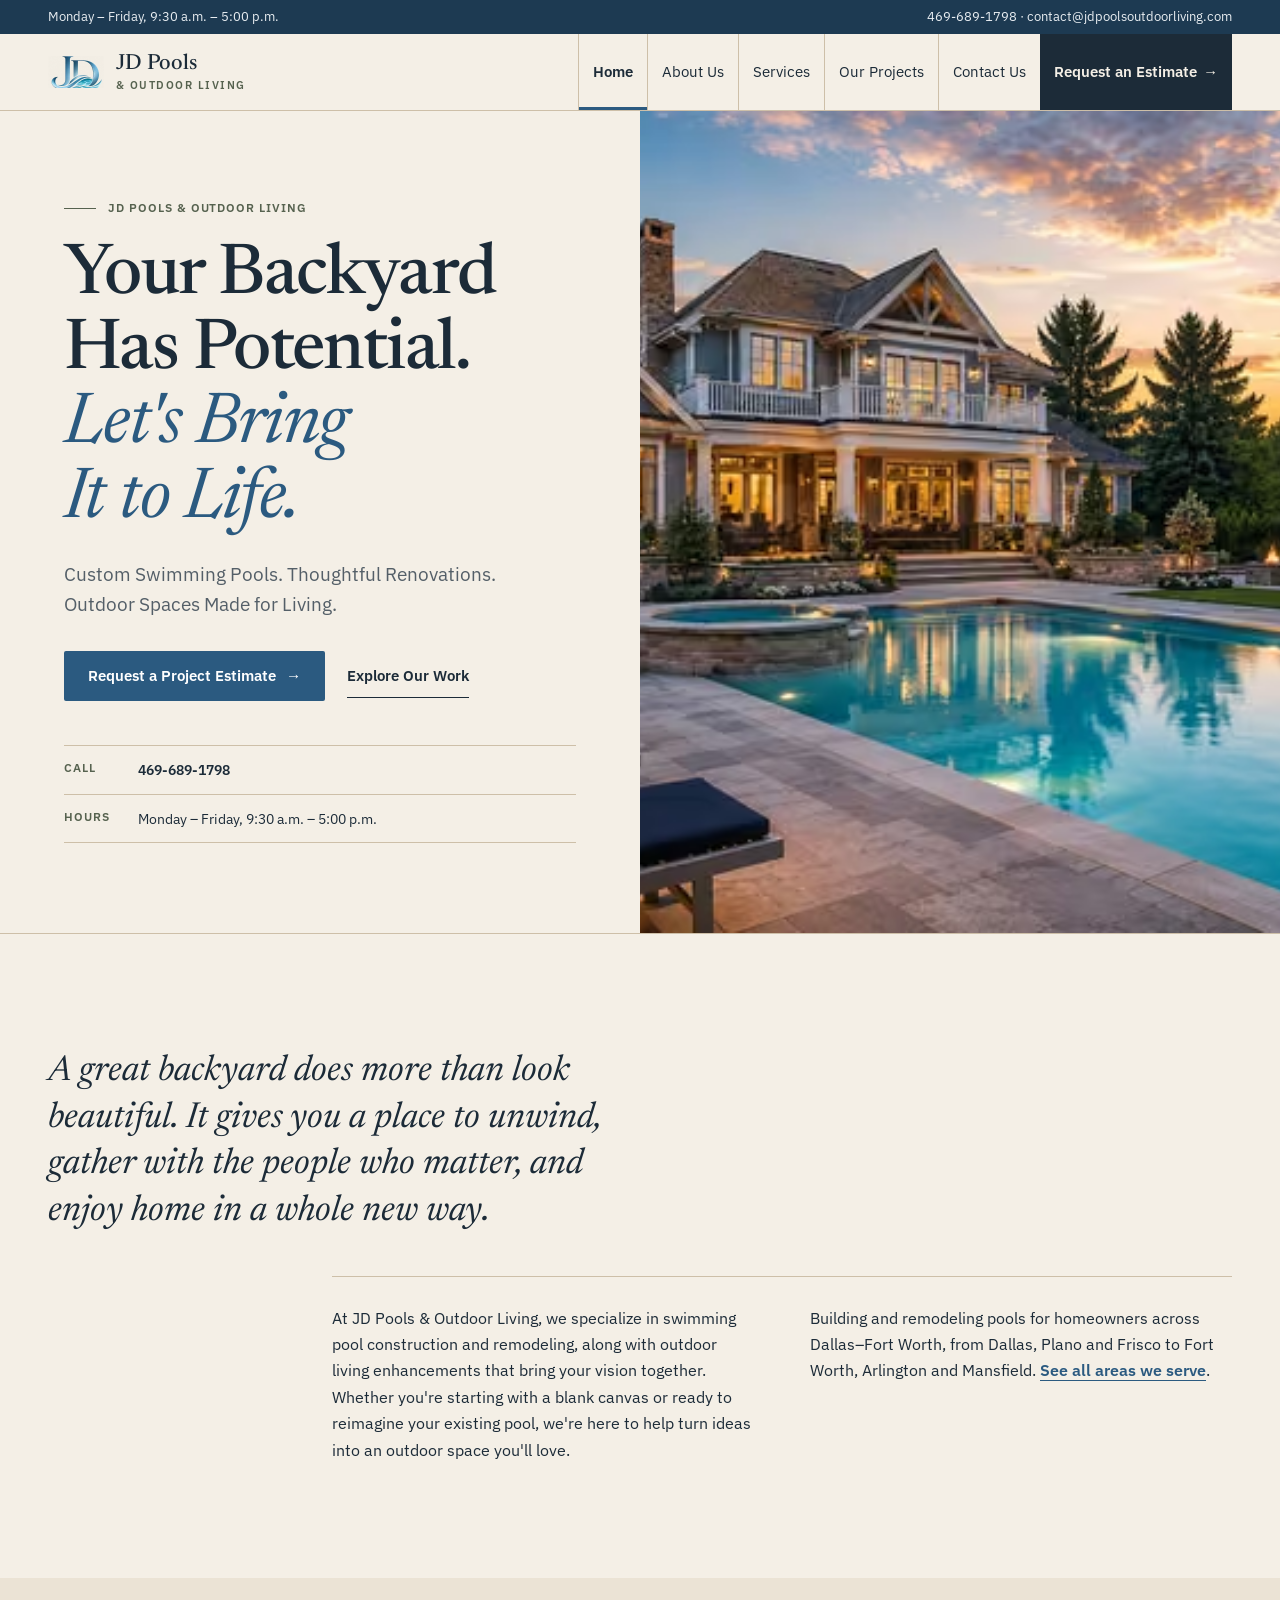
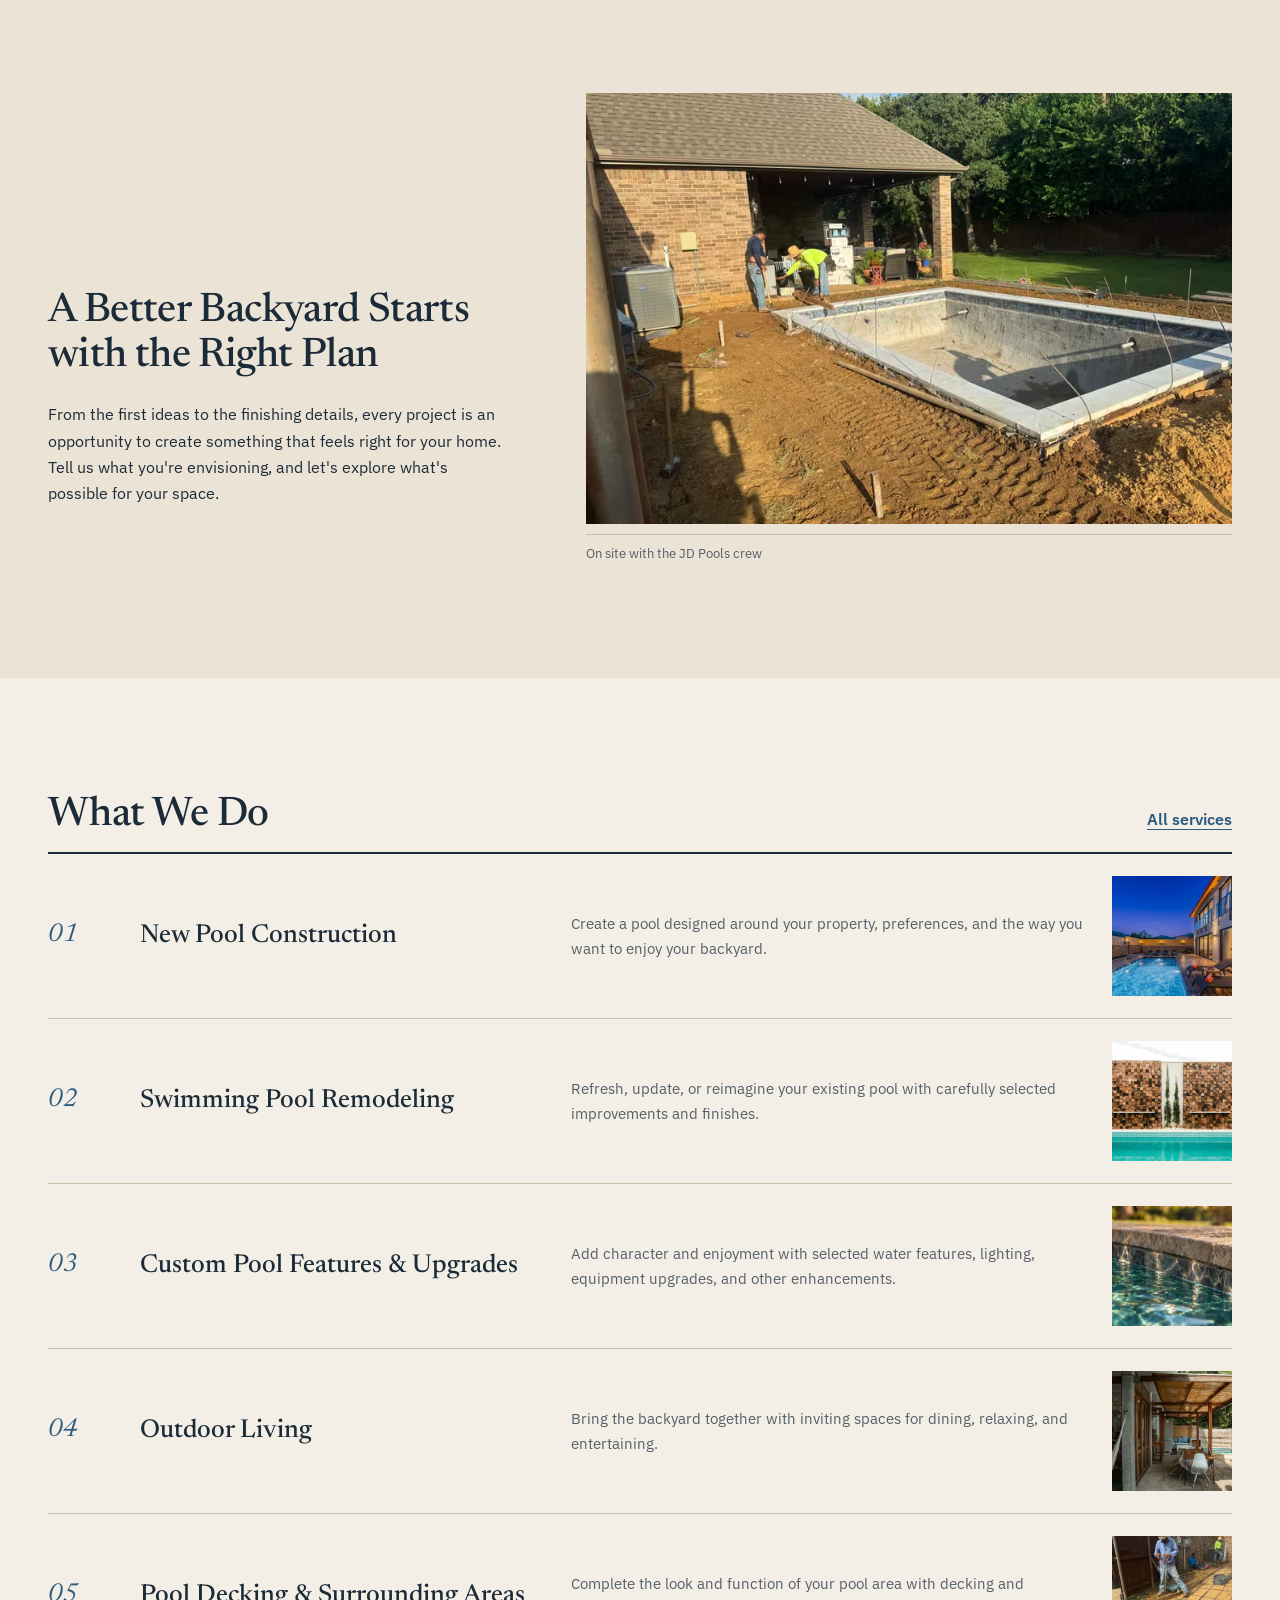
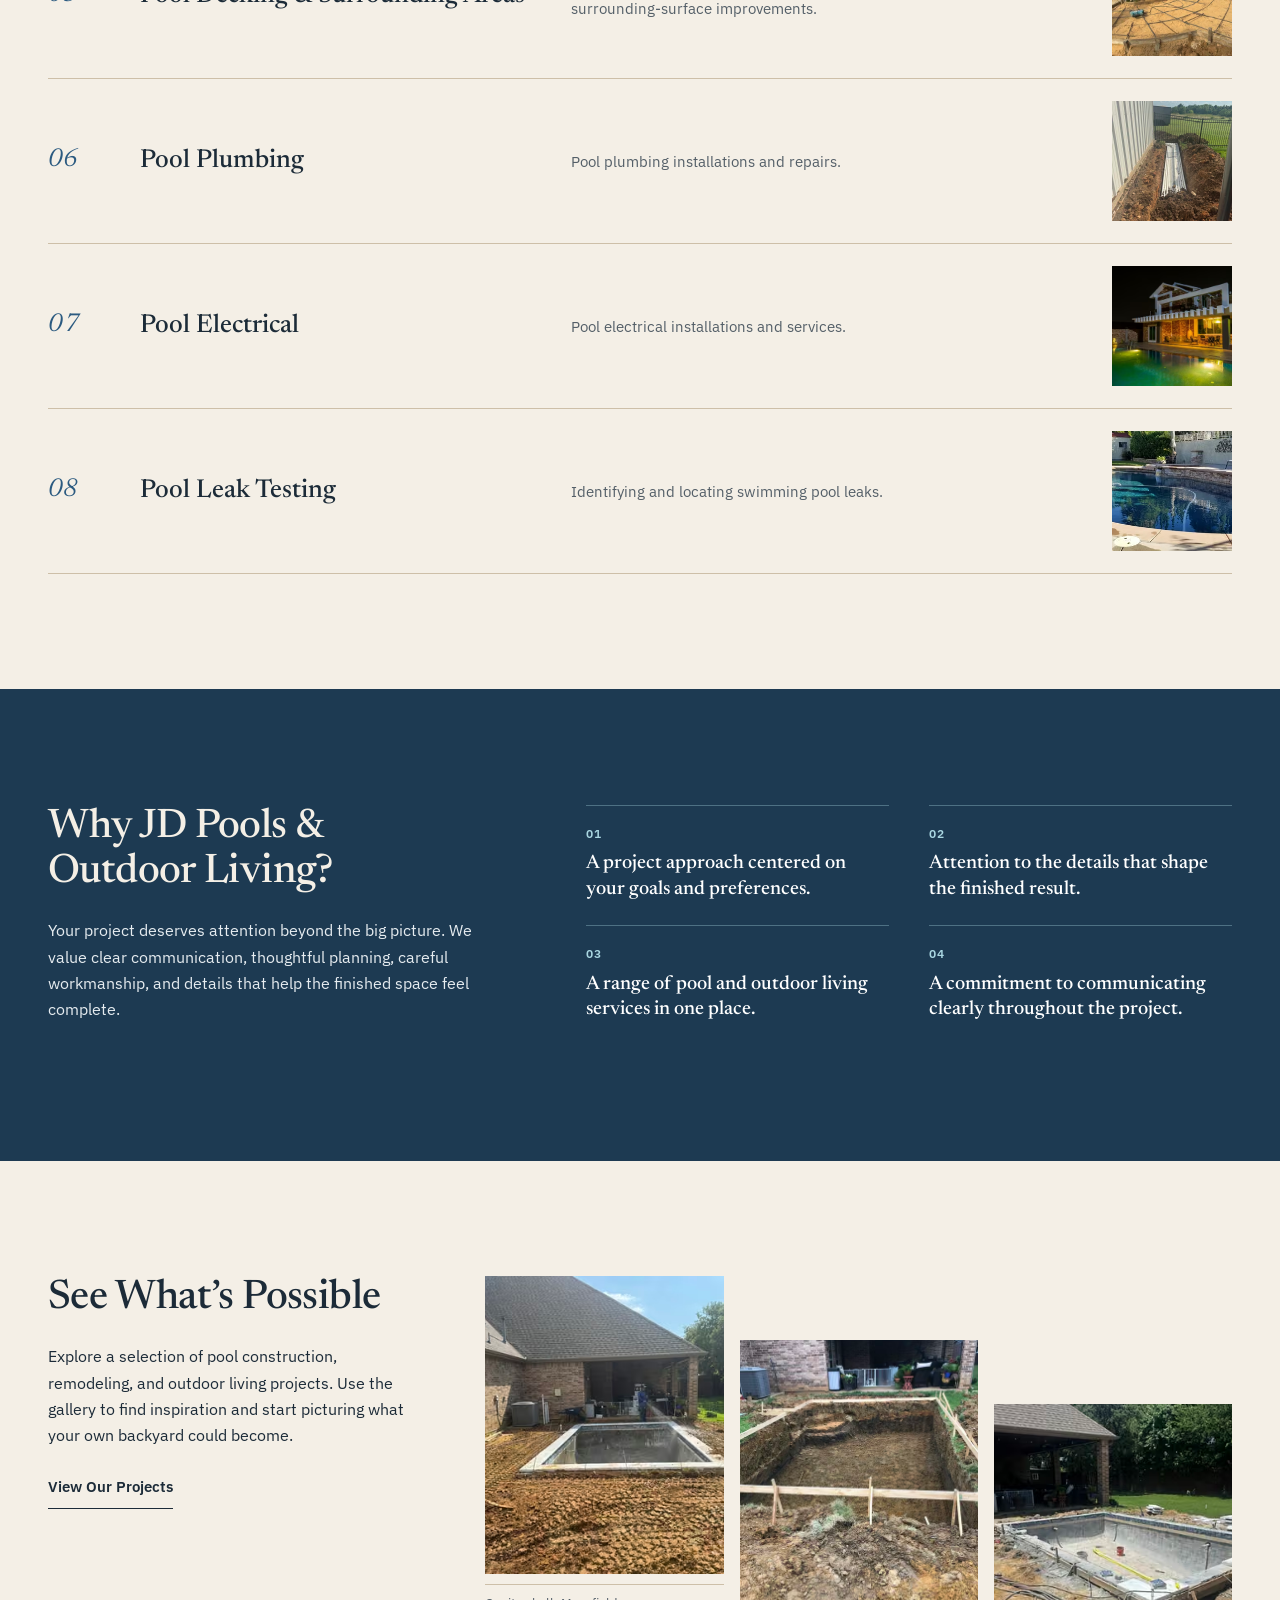
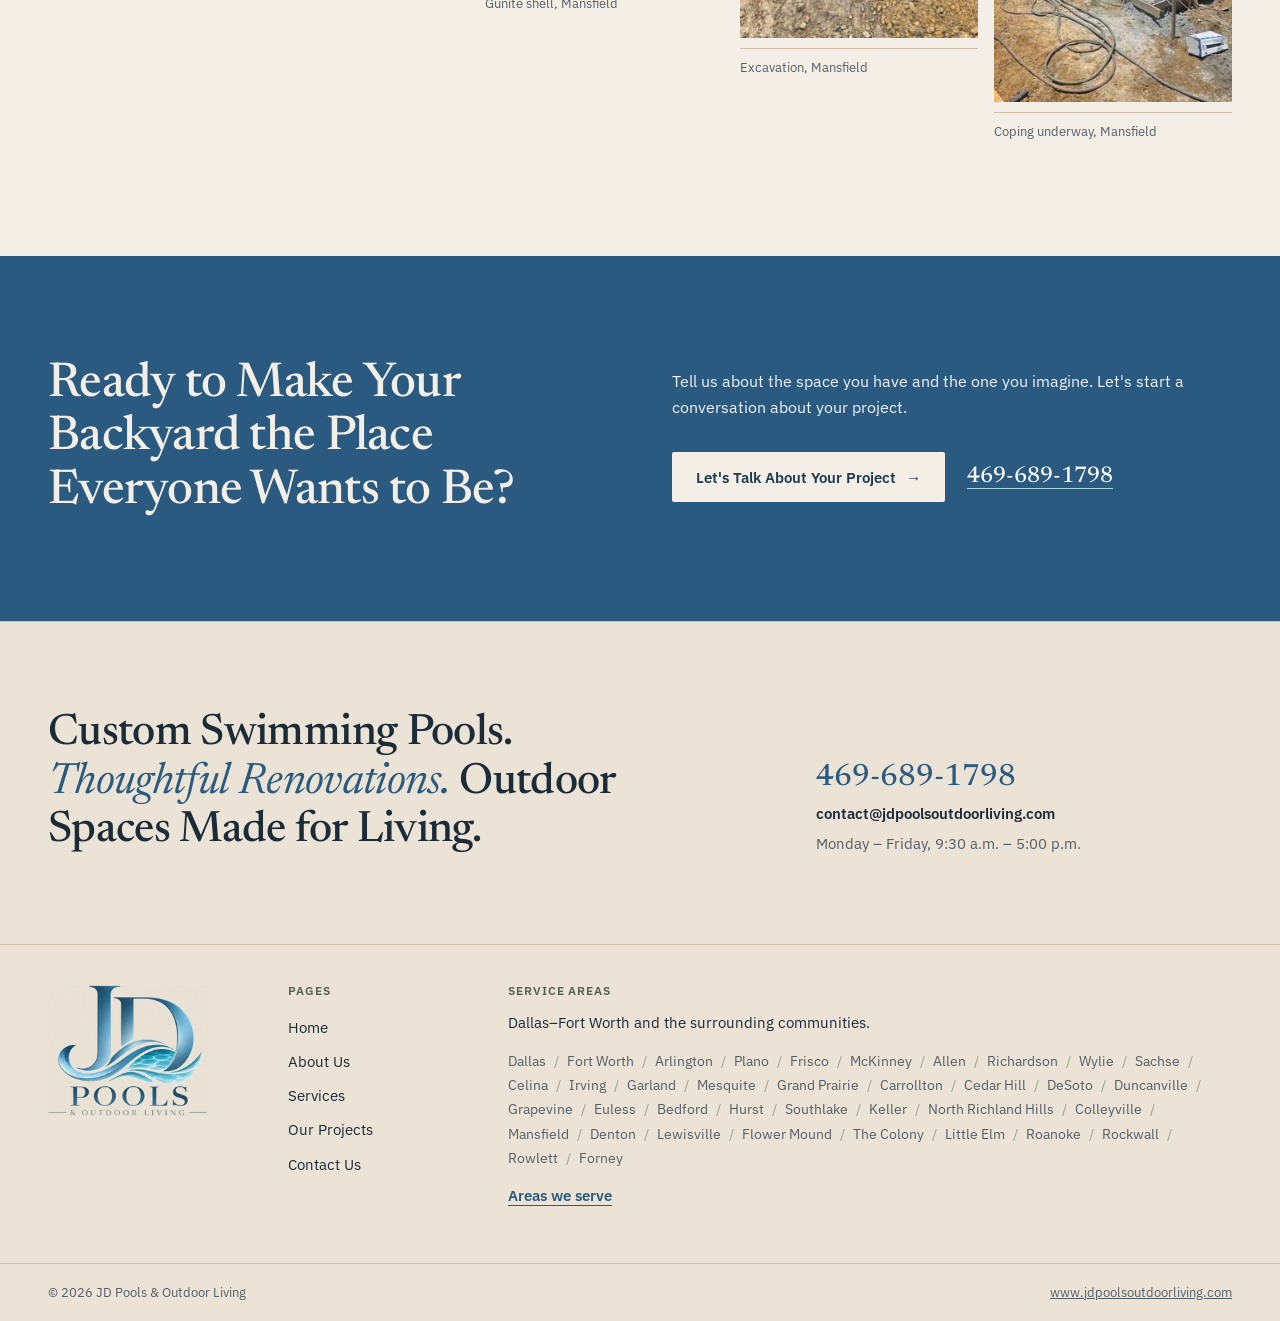
<file: index.html>
<!doctype html>
<html lang="en-US">
<head>
<meta charset="utf-8">
<meta name="viewport" content="width=device-width, initial-scale=1">
<title>Custom Pool Builder in Dallas–Fort Worth | JD Pools &amp; Outdoor Living</title>
<meta name="description" content="Custom swimming pools, thoughtful renovations and outdoor spaces made for living. Pool construction and remodeling across Dallas, Fort Worth, Plano, Frisco, Arlington and nearby DFW cities."><meta name="robots" content="noindex, nofollow"><link rel="canonical" href="https://www.jdpoolsoutdoorliving.com/">
<meta property="og:type" content="website">
<meta property="og:site_name" content="JD Pools &amp; Outdoor Living">
<meta property="og:title" content="Custom Pool Builder in Dallas–Fort Worth | JD Pools &amp; Outdoor Living">
<meta property="og:description" content="Custom swimming pools, thoughtful renovations and outdoor spaces made for living. Pool construction and remodeling across Dallas, Fort Worth, Plano, Frisco, Arlington and nearby DFW cities."><meta property="og:url" content="https://www.jdpoolsoutdoorliving.com/">
<meta property="og:image" content="https://www.jdpoolsoutdoorliving.com/static/img/logo.png"><meta property="og:image:width" content="1122"><meta property="og:image:height" content="937"><meta name="twitter:card" content="summary">
<meta name="theme-color" content="#f3eee5">
<link rel="icon" href="static/img/favicon-32.png" type="image/png">
<link rel="icon" href="favicon.ico" sizes="32x32">
<link rel="apple-touch-icon" href="static/img/apple-touch-icon.png">
<link rel="preload" href="static/fonts/newsreader-500-latin.woff2" as="font" type="font/woff2" crossorigin>
<link rel="preload" href="static/fonts/newsreader-400i-latin.woff2" as="font" type="font/woff2" crossorigin>
<link rel="preload" href="static/fonts/ibmplexsans-var-latin.woff2" as="font" type="font/woff2" crossorigin>
<link rel="stylesheet" href="static/css/site.css?v=202611152344">
<link rel="preload" as="image" type="image/avif" media="(max-width: 899px)" imagesrcset="static/img/photos/as-2088294755-m-480.avif 480w, static/img/photos/as-2088294755-m-800.avif 800w, static/img/photos/as-2088294755-m-1200.avif 1200w, static/img/photos/as-2088294755-m-1600.avif 1600w" imagesizes="100vw" fetchpriority="high"><link rel="preload" as="image" type="image/avif" media="(min-width: 900px)" imagesrcset="static/img/photos/as-2088294755-480.avif 480w, static/img/photos/as-2088294755-800.avif 800w, static/img/photos/as-2088294755-1200.avif 1200w, static/img/photos/as-2088294755-1600.avif 1600w, static/img/photos/as-2088294755-1920.avif 1920w" imagesizes="50vw" fetchpriority="high"><script type="application/ld+json">{
 "@context": "https://schema.org",
 "@type": [
  "LocalBusiness",
  "HomeAndConstructionBusiness"
 ],
 "@id": "https://www.jdpoolsoutdoorliving.com/#business",
 "name": "JD Pools & Outdoor Living",
 "url": "https://www.jdpoolsoutdoorliving.com/",
 "logo": "https://www.jdpoolsoutdoorliving.com/static/img/logo.png",
 "image": "https://www.jdpoolsoutdoorliving.com/static/img/logo.png",
 "telephone": "+14696891798",
 "email": "contact@jdpoolsoutdoorliving.com",
 "openingHoursSpecification": [
  {
   "@type": "OpeningHoursSpecification",
   "dayOfWeek": [
    "Monday",
    "Tuesday",
    "Wednesday",
    "Thursday",
    "Friday"
   ],
   "opens": "09:30",
   "closes": "17:00"
  }
 ],
 "areaServed": [
  {
   "@type": "City",
   "name": "Dallas",
   "containedInPlace": {
    "@type": "AdministrativeArea",
    "name": "Dallas County, Texas",
    "containedInPlace": {
     "@type": "State",
     "name": "Texas"
    }
   }
  },
  {
   "@type": "City",
   "name": "Fort Worth",
   "containedInPlace": {
    "@type": "AdministrativeArea",
    "name": "Tarrant County, Texas",
    "containedInPlace": {
     "@type": "State",
     "name": "Texas"
    }
   }
  },
  {
   "@type": "City",
   "name": "Arlington",
   "containedInPlace": {
    "@type": "AdministrativeArea",
    "name": "Tarrant County, Texas",
    "containedInPlace": {
     "@type": "State",
     "name": "Texas"
    }
   }
  },
  {
   "@type": "City",
   "name": "Plano",
   "containedInPlace": {
    "@type": "AdministrativeArea",
    "name": "Collin County, Texas",
    "containedInPlace": {
     "@type": "State",
     "name": "Texas"
    }
   }
  },
  {
   "@type": "City",
   "name": "Frisco",
   "containedInPlace": {
    "@type": "AdministrativeArea",
    "name": "Collin County, Texas",
    "containedInPlace": {
     "@type": "State",
     "name": "Texas"
    }
   }
  },
  {
   "@type": "City",
   "name": "McKinney",
   "containedInPlace": {
    "@type": "AdministrativeArea",
    "name": "Collin County, Texas",
    "containedInPlace": {
     "@type": "State",
     "name": "Texas"
    }
   }
  },
  {
   "@type": "City",
   "name": "Allen",
   "containedInPlace": {
    "@type": "AdministrativeArea",
    "name": "Collin County, Texas",
    "containedInPlace": {
     "@type": "State",
     "name": "Texas"
    }
   }
  },
  {
   "@type": "City",
   "name": "Richardson",
   "containedInPlace": {
    "@type": "AdministrativeArea",
    "name": "Dallas County, Texas",
    "containedInPlace": {
     "@type": "State",
     "name": "Texas"
    }
   }
  },
  {
   "@type": "City",
   "name": "Wylie",
   "containedInPlace": {
    "@type": "AdministrativeArea",
    "name": "Collin County, Texas",
    "containedInPlace": {
     "@type": "State",
     "name": "Texas"
    }
   }
  },
  {
   "@type": "City",
   "name": "Sachse",
   "containedInPlace": {
    "@type": "AdministrativeArea",
    "name": "Dallas County, Texas",
    "containedInPlace": {
     "@type": "State",
     "name": "Texas"
    }
   }
  },
  {
   "@type": "City",
   "name": "Celina",
   "containedInPlace": {
    "@type": "AdministrativeArea",
    "name": "Collin County, Texas",
    "containedInPlace": {
     "@type": "State",
     "name": "Texas"
    }
   }
  },
  {
   "@type": "City",
   "name": "Irving",
   "containedInPlace": {
    "@type": "AdministrativeArea",
    "name": "Dallas County, Texas",
    "containedInPlace": {
     "@type": "State",
     "name": "Texas"
    }
   }
  },
  {
   "@type": "City",
   "name": "Garland",
   "containedInPlace": {
    "@type": "AdministrativeArea",
    "name": "Dallas County, Texas",
    "containedInPlace": {
     "@type": "State",
     "name": "Texas"
    }
   }
  },
  {
   "@type": "City",
   "name": "Mesquite",
   "containedInPlace": {
    "@type": "AdministrativeArea",
    "name": "Dallas County, Texas",
    "containedInPlace": {
     "@type": "State",
     "name": "Texas"
    }
   }
  },
  {
   "@type": "City",
   "name": "Grand Prairie",
   "containedInPlace": {
    "@type": "AdministrativeArea",
    "name": "Dallas County, Texas",
    "containedInPlace": {
     "@type": "State",
     "name": "Texas"
    }
   }
  },
  {
   "@type": "City",
   "name": "Carrollton",
   "containedInPlace": {
    "@type": "AdministrativeArea",
    "name": "Dallas County, Texas",
    "containedInPlace": {
     "@type": "State",
     "name": "Texas"
    }
   }
  },
  {
   "@type": "City",
   "name": "Cedar Hill",
   "containedInPlace": {
    "@type": "AdministrativeArea",
    "name": "Dallas County, Texas",
    "containedInPlace": {
     "@type": "State",
     "name": "Texas"
    }
   }
  },
  {
   "@type": "City",
   "name": "DeSoto",
   "containedInPlace": {
    "@type": "AdministrativeArea",
    "name": "Dallas County, Texas",
    "containedInPlace": {
     "@type": "State",
     "name": "Texas"
    }
   }
  },
  {
   "@type": "City",
   "name": "Duncanville",
   "containedInPlace": {
    "@type": "AdministrativeArea",
    "name": "Dallas County, Texas",
    "containedInPlace": {
     "@type": "State",
     "name": "Texas"
    }
   }
  },
  {
   "@type": "City",
   "name": "Grapevine",
   "containedInPlace": {
    "@type": "AdministrativeArea",
    "name": "Tarrant County, Texas",
    "containedInPlace": {
     "@type": "State",
     "name": "Texas"
    }
   }
  },
  {
   "@type": "City",
   "name": "Euless",
   "containedInPlace": {
    "@type": "AdministrativeArea",
    "name": "Tarrant County, Texas",
    "containedInPlace": {
     "@type": "State",
     "name": "Texas"
    }
   }
  },
  {
   "@type": "City",
   "name": "Bedford",
   "containedInPlace": {
    "@type": "AdministrativeArea",
    "name": "Tarrant County, Texas",
    "containedInPlace": {
     "@type": "State",
     "name": "Texas"
    }
   }
  },
  {
   "@type": "City",
   "name": "Hurst",
   "containedInPlace": {
    "@type": "AdministrativeArea",
    "name": "Tarrant County, Texas",
    "containedInPlace": {
     "@type": "State",
     "name": "Texas"
    }
   }
  },
  {
   "@type": "City",
   "name": "Southlake",
   "containedInPlace": {
    "@type": "AdministrativeArea",
    "name": "Tarrant County, Texas",
    "containedInPlace": {
     "@type": "State",
     "name": "Texas"
    }
   }
  },
  {
   "@type": "City",
   "name": "Keller",
   "containedInPlace": {
    "@type": "AdministrativeArea",
    "name": "Tarrant County, Texas",
    "containedInPlace": {
     "@type": "State",
     "name": "Texas"
    }
   }
  },
  {
   "@type": "City",
   "name": "North Richland Hills",
   "containedInPlace": {
    "@type": "AdministrativeArea",
    "name": "Tarrant County, Texas",
    "containedInPlace": {
     "@type": "State",
     "name": "Texas"
    }
   }
  },
  {
   "@type": "City",
   "name": "Colleyville",
   "containedInPlace": {
    "@type": "AdministrativeArea",
    "name": "Tarrant County, Texas",
    "containedInPlace": {
     "@type": "State",
     "name": "Texas"
    }
   }
  },
  {
   "@type": "City",
   "name": "Mansfield",
   "containedInPlace": {
    "@type": "AdministrativeArea",
    "name": "Tarrant County, Texas",
    "containedInPlace": {
     "@type": "State",
     "name": "Texas"
    }
   }
  },
  {
   "@type": "City",
   "name": "Denton",
   "containedInPlace": {
    "@type": "AdministrativeArea",
    "name": "Denton County, Texas",
    "containedInPlace": {
     "@type": "State",
     "name": "Texas"
    }
   }
  },
  {
   "@type": "City",
   "name": "Lewisville",
   "containedInPlace": {
    "@type": "AdministrativeArea",
    "name": "Denton County, Texas",
    "containedInPlace": {
     "@type": "State",
     "name": "Texas"
    }
   }
  },
  {
   "@type": "City",
   "name": "Flower Mound",
   "containedInPlace": {
    "@type": "AdministrativeArea",
    "name": "Denton County, Texas",
    "containedInPlace": {
     "@type": "State",
     "name": "Texas"
    }
   }
  },
  {
   "@type": "City",
   "name": "The Colony",
   "containedInPlace": {
    "@type": "AdministrativeArea",
    "name": "Denton County, Texas",
    "containedInPlace": {
     "@type": "State",
     "name": "Texas"
    }
   }
  },
  {
   "@type": "City",
   "name": "Little Elm",
   "containedInPlace": {
    "@type": "AdministrativeArea",
    "name": "Denton County, Texas",
    "containedInPlace": {
     "@type": "State",
     "name": "Texas"
    }
   }
  },
  {
   "@type": "City",
   "name": "Roanoke",
   "containedInPlace": {
    "@type": "AdministrativeArea",
    "name": "Denton County, Texas",
    "containedInPlace": {
     "@type": "State",
     "name": "Texas"
    }
   }
  },
  {
   "@type": "City",
   "name": "Rockwall",
   "containedInPlace": {
    "@type": "AdministrativeArea",
    "name": "Rockwall County, Texas",
    "containedInPlace": {
     "@type": "State",
     "name": "Texas"
    }
   }
  },
  {
   "@type": "City",
   "name": "Rowlett",
   "containedInPlace": {
    "@type": "AdministrativeArea",
    "name": "Dallas County, Texas",
    "containedInPlace": {
     "@type": "State",
     "name": "Texas"
    }
   }
  },
  {
   "@type": "City",
   "name": "Forney",
   "containedInPlace": {
    "@type": "AdministrativeArea",
    "name": "Kaufman County, Texas",
    "containedInPlace": {
     "@type": "State",
     "name": "Texas"
    }
   }
  }
 ],
 "makesOffer": [
  {
   "@type": "Offer",
   "itemOffered": {
    "@type": "Service",
    "name": "New Swimming Pool Construction"
   }
  },
  {
   "@type": "Offer",
   "itemOffered": {
    "@type": "Service",
    "name": "Swimming Pool Remodeling"
   }
  },
  {
   "@type": "Offer",
   "itemOffered": {
    "@type": "Service",
    "name": "Custom Pool Features & Upgrades"
   }
  },
  {
   "@type": "Offer",
   "itemOffered": {
    "@type": "Service",
    "name": "Outdoor Living"
   }
  },
  {
   "@type": "Offer",
   "itemOffered": {
    "@type": "Service",
    "name": "Pool Decking & Surrounding Areas"
   }
  },
  {
   "@type": "Offer",
   "itemOffered": {
    "@type": "Service",
    "name": "Pool Plumbing"
   }
  },
  {
   "@type": "Offer",
   "itemOffered": {
    "@type": "Service",
    "name": "Pool Electrical"
   }
  },
  {
   "@type": "Offer",
   "itemOffered": {
    "@type": "Service",
    "name": "Pool Leak Testing"
   }
  }
 ]
}</script></head>
<body class="page-index has-split">
<a class="skip" href="#main">Skip to content</a>
<header class="hdr" data-hdr>
  <div class="hdr__util">
    <div class="wrap hdr__util-in">
      <p>Monday – Friday, 9:30 a.m. – 5:00 p.m.</p>
      <p><a href="tel:+14696891798">469-689-1798</a><span aria-hidden="true"> · </span><a href="mailto:contact@jdpoolsoutdoorliving.com">contact@jdpoolsoutdoorliving.com</a></p>
    </div>
  </div>
  <div class="hdr__in wrap">
    <a class="brand" href="index.html" aria-label="JD Pools &amp; Outdoor Living, home">
      <picture><source type="image/webp" srcset="static/img/mark-c-112.webp"><img class="brand__mark" src="static/img/mark-c-112.png" width="56" height="32" alt=""></picture>
      <span class="brand__name">JD Pools<span class="brand__sub">&amp; Outdoor Living</span></span>
    </a>
    <nav class="nav" aria-label="Main">
      <button class="nav__toggle" aria-expanded="false" aria-controls="menu" data-menu-btn>Menu</button>
      <ul id="menu" class="nav__list" data-menu>
<li><a href="index.html" aria-current="page">Home</a></li><li><a href="about.html">About Us</a></li><li><a href="services.html">Services</a></li><li><a href="projects.html">Our Projects</a></li><li><a href="contact.html">Contact Us</a></li>        <li class="nav__cta"><a href="contact.html#estimate">Request an Estimate <span aria-hidden="true">&rarr;</span></a></li>
      </ul>
    </nav>
  </div>
</header>
<main id="main">
<section class="split-hero" aria-labelledby="h1">
  <div class="split-hero__text">
    <div class="split-hero__in">
      <p class="kicker">JD Pools &amp; Outdoor Living</p>
      <h1 id="h1" class="display">Your Backyard Has Potential. <em>Let's Bring It to Life.</em></h1>
      <p class="lede">Custom Swimming Pools. Thoughtful Renovations. Outdoor Spaces Made for Living.</p>
      <p class="btnrow"><a class="btn btn--primary" href="contact.html#estimate">Request a Project Estimate</a> <a class="btn btn--line" href="projects.html">Explore Our Work</a></p>
      <dl class="ledger">
        <div><dt>Call</dt><dd><a href="tel:+14696891798">469-689-1798</a></dd></div>
        <div><dt>Hours</dt><dd>Monday – Friday, 9:30 a.m. – 5:00 p.m.</dd></div>
      </dl>
    </div>
  </div>
  <figure class="split-hero__media">
    <div class="photo split-hero__photo" style="aspect-ratio:3/4" data-src="adobe"><picture><source media="(max-width: 899px)" type="image/avif" srcset="static/img/photos/as-2088294755-m-480.avif 480w, static/img/photos/as-2088294755-m-800.avif 800w, static/img/photos/as-2088294755-m-1200.avif 1200w, static/img/photos/as-2088294755-m-1600.avif 1600w" sizes="100vw"><source media="(max-width: 899px)" type="image/webp" srcset="static/img/photos/as-2088294755-m-480.webp 480w, static/img/photos/as-2088294755-m-800.webp 800w, static/img/photos/as-2088294755-m-1200.webp 1200w, static/img/photos/as-2088294755-m-1600.webp 1600w" sizes="100vw"><source media="(max-width: 899px)" srcset="static/img/photos/as-2088294755-m-480.jpg 480w, static/img/photos/as-2088294755-m-800.jpg 800w, static/img/photos/as-2088294755-m-1200.jpg 1200w, static/img/photos/as-2088294755-m-1600.jpg 1600w" sizes="100vw"><source type="image/avif" srcset="static/img/photos/as-2088294755-480.avif 480w, static/img/photos/as-2088294755-800.avif 800w, static/img/photos/as-2088294755-1200.avif 1200w, static/img/photos/as-2088294755-1600.avif 1600w, static/img/photos/as-2088294755-1920.avif 1920w" sizes="(min-width: 900px) 50vw, 100vw"><source type="image/webp" srcset="static/img/photos/as-2088294755-480.webp 480w, static/img/photos/as-2088294755-800.webp 800w, static/img/photos/as-2088294755-1200.webp 1200w, static/img/photos/as-2088294755-1600.webp 1600w, static/img/photos/as-2088294755-1920.webp 1920w" sizes="(min-width: 900px) 50vw, 100vw"><img src="static/img/photos/as-2088294755-1200.jpg" srcset="static/img/photos/as-2088294755-480.jpg 480w, static/img/photos/as-2088294755-800.jpg 800w, static/img/photos/as-2088294755-1200.jpg 1200w, static/img/photos/as-2088294755-1600.jpg 1600w, static/img/photos/as-2088294755-1920.jpg 1920w" sizes="(min-width: 900px) 50vw, 100vw" alt="Finished backyard pool at sunset in front of a lit craftsman-style house, with a raised spa and a covered outdoor kitchen" width="1200" height="800" fetchpriority="high" loading="eager" decoding="async" style="object-position:50% 52%"></picture></div>
  </figure>
</section>

<section class="opener wrap" aria-label="Introduction">
  <p class="opener__big">A great backyard does more than look beautiful. It gives you a place to unwind, gather with the people who matter, and enjoy home in a whole new way.</p>
  <div class="opener__cols">
    <p>At JD Pools &amp; Outdoor Living, we specialize in swimming pool construction and remodeling, along with outdoor living enhancements that bring your vision together. Whether you're starting with a blank canvas or ready to reimagine your existing pool, we're here to help turn ideas into an outdoor space you'll love.</p>
    <p>Building and remodeling pools for homeowners across Dallas–Fort Worth, from Dallas, Plano and Frisco to Fort Worth, Arlington and Mansfield. <a class="link" href="contact.html#areas">See all areas we serve</a>.</p>
  </div>
</section>

<section class="plan" aria-labelledby="plan">
  <div class="wrap plan__grid">
    <div class="plan__text">
      <h2 id="plan" class="h2">A Better Backyard Starts with the Right Plan</h2>
      <p>From the first ideas to the finishing details, every project is an opportunity to create something that feels right for your home. Tell us what you're envisioning, and let's explore what's possible for your space.</p>
    </div>
    <figure class="plan__media"><div class="photo " style="aspect-ratio:3/2" data-src="client"><picture><source type="image/avif" srcset="static/img/photos/coping-crew-480.avif 480w, static/img/photos/coping-crew-800.avif 800w, static/img/photos/coping-crew-1200.avif 1200w, static/img/photos/coping-crew-1600.avif 1600w" sizes="(min-width: 900px) 55vw, 100vw"><source type="image/webp" srcset="static/img/photos/coping-crew-480.webp 480w, static/img/photos/coping-crew-800.webp 800w, static/img/photos/coping-crew-1200.webp 1200w, static/img/photos/coping-crew-1600.webp 1600w" sizes="(min-width: 900px) 55vw, 100vw"><img src="static/img/photos/coping-crew-1200.jpg" srcset="static/img/photos/coping-crew-480.jpg 480w, static/img/photos/coping-crew-800.jpg 800w, static/img/photos/coping-crew-1200.jpg 1200w, static/img/photos/coping-crew-1600.jpg 1600w" sizes="(min-width: 900px) 55vw, 100vw" alt="Crew finishing coping around a new pool shell beside a covered brick patio" width="1200" height="900" loading="lazy" decoding="async" style="object-position:40% 50%"></picture></div><figcaption>On site with the JD Pools crew</figcaption></figure>
  </div>
</section>

<section class="services-index wrap" aria-labelledby="wwd">
  <div class="sec-head">
    <h2 id="wwd" class="h2">What We Do</h2>
    <p><a class="link" href="services.html">All services</a></p>
  </div>
  <ol class="rows">
    <li class="row">
      <a href="services.html#new-pool-construction" class="row__link">
        <span class="row__n" aria-hidden="true">01</span>
        <h3 class="row__t">New Pool Construction</h3>
        <p class="row__d">Create a pool designed around your property, preferences, and the way you want to enjoy your backyard.</p>
        <span class="row__img"><div class="photo thumb" style="aspect-ratio:1/1" data-src="stock"><picture><source type="image/avif" srcset="static/img/photos/px-26859062-480.avif 480w, static/img/photos/px-26859062-800.avif 800w, static/img/photos/px-26859062-1200.avif 1200w, static/img/photos/px-26859062-1600.avif 1600w, static/img/photos/px-26859062-1920.avif 1920w" sizes="(min-width: 900px) 120px, 88px"><source type="image/webp" srcset="static/img/photos/px-26859062-480.webp 480w, static/img/photos/px-26859062-800.webp 800w, static/img/photos/px-26859062-1200.webp 1200w, static/img/photos/px-26859062-1600.webp 1600w, static/img/photos/px-26859062-1920.webp 1920w" sizes="(min-width: 900px) 120px, 88px"><img src="static/img/photos/px-26859062-1200.jpg" srcset="static/img/photos/px-26859062-480.jpg 480w, static/img/photos/px-26859062-800.jpg 800w, static/img/photos/px-26859062-1200.jpg 1200w, static/img/photos/px-26859062-1600.jpg 1600w, static/img/photos/px-26859062-1920.jpg 1920w" sizes="(min-width: 900px) 120px, 88px" alt="Lit backyard pool and lounge chairs at dusk (stock photo)" width="1200" height="800" loading="lazy" decoding="async" style="object-position:50% 55%"></picture></div></span>
      </a>
    </li>
    <li class="row">
      <a href="services.html#pool-remodeling" class="row__link">
        <span class="row__n" aria-hidden="true">02</span>
        <h3 class="row__t">Swimming Pool Remodeling</h3>
        <p class="row__d">Refresh, update, or reimagine your existing pool with carefully selected improvements and finishes.</p>
        <span class="row__img"><div class="photo thumb" style="aspect-ratio:1/1" data-src="stock"><picture><source type="image/avif" srcset="static/img/photos/px-5563470-480.avif 480w, static/img/photos/px-5563470-800.avif 800w, static/img/photos/px-5563470-1200.avif 1200w, static/img/photos/px-5563470-1600.avif 1600w, static/img/photos/px-5563470-1920.avif 1920w" sizes="(min-width: 900px) 120px, 88px"><source type="image/webp" srcset="static/img/photos/px-5563470-480.webp 480w, static/img/photos/px-5563470-800.webp 800w, static/img/photos/px-5563470-1200.webp 1200w, static/img/photos/px-5563470-1600.webp 1600w, static/img/photos/px-5563470-1920.webp 1920w" sizes="(min-width: 900px) 120px, 88px"><img src="static/img/photos/px-5563470-1200.jpg" srcset="static/img/photos/px-5563470-480.jpg 480w, static/img/photos/px-5563470-800.jpg 800w, static/img/photos/px-5563470-1200.jpg 1200w, static/img/photos/px-5563470-1600.jpg 1600w, static/img/photos/px-5563470-1920.jpg 1920w" sizes="(min-width: 900px) 120px, 88px" alt="Modern pool edge with a wood feature wall and still water (stock photo)" width="1200" height="800" loading="lazy" decoding="async" style="object-position:50% 50%"></picture></div></span>
      </a>
    </li>
    <li class="row">
      <a href="services.html#pool-features" class="row__link">
        <span class="row__n" aria-hidden="true">03</span>
        <h3 class="row__t">Custom Pool Features &amp; Upgrades</h3>
        <p class="row__d">Add character and enjoyment with selected water features, lighting, equipment upgrades, and other enhancements.</p>
        <span class="row__img"><div class="photo thumb" style="aspect-ratio:1/1" data-src="concept"><picture><source type="image/avif" srcset="static/img/photos/cx-d1-480.avif 480w, static/img/photos/cx-d1-800.avif 800w, static/img/photos/cx-d1-1200.avif 1200w, static/img/photos/cx-d1-1600.avif 1600w, static/img/photos/cx-d1-1920.avif 1920w" sizes="(min-width: 900px) 120px, 88px"><source type="image/webp" srcset="static/img/photos/cx-d1-480.webp 480w, static/img/photos/cx-d1-800.webp 800w, static/img/photos/cx-d1-1200.webp 1200w, static/img/photos/cx-d1-1600.webp 1600w, static/img/photos/cx-d1-1920.webp 1920w" sizes="(min-width: 900px) 120px, 88px"><img src="static/img/photos/cx-d1-1200.jpg" srcset="static/img/photos/cx-d1-480.jpg 480w, static/img/photos/cx-d1-800.jpg 800w, static/img/photos/cx-d1-1200.jpg 1200w, static/img/photos/cx-d1-1600.jpg 1600w, static/img/photos/cx-d1-1920.jpg 1920w" sizes="(min-width: 900px) 120px, 88px" alt="Close view of wet stone coping and waterline tile in golden light (concept image)" width="1200" height="675" loading="lazy" decoding="async" style="object-position:50% 50%"></picture></div></span>
      </a>
    </li>
    <li class="row">
      <a href="services.html#outdoor-living" class="row__link">
        <span class="row__n" aria-hidden="true">04</span>
        <h3 class="row__t">Outdoor Living</h3>
        <p class="row__d">Bring the backyard together with inviting spaces for dining, relaxing, and entertaining.</p>
        <span class="row__img"><div class="photo thumb" style="aspect-ratio:1/1" data-src="stock"><picture><source type="image/avif" srcset="static/img/photos/px-6779229-480.avif 480w, static/img/photos/px-6779229-800.avif 800w, static/img/photos/px-6779229-1200.avif 1200w, static/img/photos/px-6779229-1600.avif 1600w, static/img/photos/px-6779229-1920.avif 1920w" sizes="(min-width: 900px) 120px, 88px"><source type="image/webp" srcset="static/img/photos/px-6779229-480.webp 480w, static/img/photos/px-6779229-800.webp 800w, static/img/photos/px-6779229-1200.webp 1200w, static/img/photos/px-6779229-1600.webp 1600w, static/img/photos/px-6779229-1920.webp 1920w" sizes="(min-width: 900px) 120px, 88px"><img src="static/img/photos/px-6779229-1200.jpg" srcset="static/img/photos/px-6779229-480.jpg 480w, static/img/photos/px-6779229-800.jpg 800w, static/img/photos/px-6779229-1200.jpg 1200w, static/img/photos/px-6779229-1600.jpg 1600w, static/img/photos/px-6779229-1920.jpg 1920w" sizes="(min-width: 900px) 120px, 88px" alt="Covered patio dining area opening onto a backyard pool (stock photo)" width="1200" height="800" loading="lazy" decoding="async" style="object-position:50% 50%"></picture></div></span>
      </a>
    </li>
    <li class="row">
      <a href="services.html#pool-decking" class="row__link">
        <span class="row__n" aria-hidden="true">05</span>
        <h3 class="row__t">Pool Decking &amp; Surrounding Areas</h3>
        <p class="row__d">Complete the look and function of your pool area with decking and surrounding-surface improvements.</p>
        <span class="row__img"><div class="photo thumb" style="aspect-ratio:1/1" data-src="client"><picture><source type="image/avif" srcset="static/img/photos/jd-deck-8514-480.avif 480w, static/img/photos/jd-deck-8514-800.avif 800w, static/img/photos/jd-deck-8514-1200.avif 1200w, static/img/photos/jd-deck-8514-1600.avif 1600w" sizes="(min-width: 900px) 120px, 88px"><source type="image/webp" srcset="static/img/photos/jd-deck-8514-480.webp 480w, static/img/photos/jd-deck-8514-800.webp 800w, static/img/photos/jd-deck-8514-1200.webp 1200w, static/img/photos/jd-deck-8514-1600.webp 1600w" sizes="(min-width: 900px) 120px, 88px"><img src="static/img/photos/jd-deck-8514-1200.jpg" srcset="static/img/photos/jd-deck-8514-480.jpg 480w, static/img/photos/jd-deck-8514-800.jpg 800w, static/img/photos/jd-deck-8514-1200.jpg 1200w, static/img/photos/jd-deck-8514-1600.jpg 1600w" sizes="(min-width: 900px) 120px, 88px" alt="Workers setting deck steel around a newly coped pool" width="1200" height="900" loading="lazy" decoding="async" style="object-position:50% 55%"></picture></div></span>
      </a>
    </li>
    <li class="row">
      <a href="services.html#pool-plumbing" class="row__link">
        <span class="row__n" aria-hidden="true">06</span>
        <h3 class="row__t">Pool Plumbing</h3>
        <p class="row__d">Pool plumbing installations and repairs.</p>
        <span class="row__img"><div class="photo thumb" style="aspect-ratio:1/1" data-src="client"><picture><source type="image/avif" srcset="static/img/photos/jd-plumb-7554-480.avif 480w, static/img/photos/jd-plumb-7554-800.avif 800w, static/img/photos/jd-plumb-7554-1200.avif 1200w, static/img/photos/jd-plumb-7554-1600.avif 1600w" sizes="(min-width: 900px) 120px, 88px"><source type="image/webp" srcset="static/img/photos/jd-plumb-7554-480.webp 480w, static/img/photos/jd-plumb-7554-800.webp 800w, static/img/photos/jd-plumb-7554-1200.webp 1200w, static/img/photos/jd-plumb-7554-1600.webp 1600w" sizes="(min-width: 900px) 120px, 88px"><img src="static/img/photos/jd-plumb-7554-1200.jpg" srcset="static/img/photos/jd-plumb-7554-480.jpg 480w, static/img/photos/jd-plumb-7554-800.jpg 800w, static/img/photos/jd-plumb-7554-1200.jpg 1200w, static/img/photos/jd-plumb-7554-1600.jpg 1600w" sizes="(min-width: 900px) 120px, 88px" alt="New pool plumbing lines in a trench beside the equipment area" width="1200" height="1600" loading="lazy" decoding="async" style="object-position:50% 55%"></picture></div></span>
      </a>
    </li>
    <li class="row">
      <a href="services.html#pool-electrical" class="row__link">
        <span class="row__n" aria-hidden="true">07</span>
        <h3 class="row__t">Pool Electrical</h3>
        <p class="row__d">Pool electrical installations and services.</p>
        <span class="row__img"><div class="photo thumb" style="aspect-ratio:1/1" data-src="stock"><picture><source type="image/avif" srcset="static/img/photos/px-12975922-480.avif 480w, static/img/photos/px-12975922-800.avif 800w, static/img/photos/px-12975922-1200.avif 1200w, static/img/photos/px-12975922-1600.avif 1600w, static/img/photos/px-12975922-1920.avif 1920w" sizes="(min-width: 900px) 120px, 88px"><source type="image/webp" srcset="static/img/photos/px-12975922-480.webp 480w, static/img/photos/px-12975922-800.webp 800w, static/img/photos/px-12975922-1200.webp 1200w, static/img/photos/px-12975922-1600.webp 1600w, static/img/photos/px-12975922-1920.webp 1920w" sizes="(min-width: 900px) 120px, 88px"><img src="static/img/photos/px-12975922-1200.jpg" srcset="static/img/photos/px-12975922-480.jpg 480w, static/img/photos/px-12975922-800.jpg 800w, static/img/photos/px-12975922-1200.jpg 1200w, static/img/photos/px-12975922-1600.jpg 1600w, static/img/photos/px-12975922-1920.jpg 1920w" sizes="(min-width: 900px) 120px, 88px" alt="House and backyard pool lit at night (stock photo)" width="1200" height="800" loading="lazy" decoding="async" style="object-position:50% 50%"></picture></div></span>
      </a>
    </li>
    <li class="row">
      <a href="services.html#leak-testing" class="row__link">
        <span class="row__n" aria-hidden="true">08</span>
        <h3 class="row__t">Pool Leak Testing</h3>
        <p class="row__d">Identifying and locating swimming pool leaks.</p>
        <span class="row__img"><div class="photo thumb" style="aspect-ratio:1/1" data-src="stock"><picture><source type="image/avif" srcset="static/img/photos/stock-pool-service-480.avif 480w, static/img/photos/stock-pool-service-800.avif 800w, static/img/photos/stock-pool-service-1200.avif 1200w, static/img/photos/stock-pool-service-1600.avif 1600w" sizes="(min-width: 900px) 120px, 88px"><source type="image/webp" srcset="static/img/photos/stock-pool-service-480.webp 480w, static/img/photos/stock-pool-service-800.webp 800w, static/img/photos/stock-pool-service-1200.webp 1200w, static/img/photos/stock-pool-service-1600.webp 1600w" sizes="(min-width: 900px) 120px, 88px"><img src="static/img/photos/stock-pool-service-1200.jpg" srcset="static/img/photos/stock-pool-service-480.jpg 480w, static/img/photos/stock-pool-service-800.jpg 800w, static/img/photos/stock-pool-service-1200.jpg 1200w, static/img/photos/stock-pool-service-1600.jpg 1600w" sizes="(min-width: 900px) 120px, 88px" alt="Backyard pool during a service visit, with the skimmer lid off and a hose line in the water (stock photo)" width="1200" height="584" loading="lazy" decoding="async" style="object-position:50% 55%"></picture></div></span>
      </a>
    </li>
  </ol>
</section>

<section class="why" aria-labelledby="why">
  <div class="wrap why__grid">
    <div class="why__head">
      <h2 id="why" class="h2 h2--light">Why JD Pools &amp; Outdoor Living?</h2>
      <p>Your project deserves attention beyond the big picture. We value clear communication, thoughtful planning, careful workmanship, and details that help the finished space feel complete.</p>
    </div>
    <ol class="why__list">
      <li>A project approach centered on your goals and preferences.</li>
      <li>Attention to the details that shape the finished result.</li>
      <li>A range of pool and outdoor living services in one place.</li>
      <li>A commitment to communicating clearly throughout the project.</li>
    </ol>
  </div>
</section>

<section class="possible wrap" aria-labelledby="see">
  <div class="possible__text">
    <h2 id="see" class="h2">See What&rsquo;s Possible</h2>
    <p>Explore a selection of pool construction, remodeling, and outdoor living projects. Use the gallery to find inspiration and start picturing what your own backyard could become.</p>
    <p><a class="btn btn--line" href="projects.html">View Our Projects</a></p>
  </div>
  <div class="strip">
    <figure><div class="photo " style="aspect-ratio:4/5" data-src="client"><picture><source type="image/avif" srcset="static/img/photos/jd-shell-8496-480.avif 480w, static/img/photos/jd-shell-8496-800.avif 800w, static/img/photos/jd-shell-8496-1200.avif 1200w, static/img/photos/jd-shell-8496-1600.avif 1600w" sizes="(min-width: 900px) 30vw, 80vw"><source type="image/webp" srcset="static/img/photos/jd-shell-8496-480.webp 480w, static/img/photos/jd-shell-8496-800.webp 800w, static/img/photos/jd-shell-8496-1200.webp 1200w, static/img/photos/jd-shell-8496-1600.webp 1600w" sizes="(min-width: 900px) 30vw, 80vw"><img src="static/img/photos/jd-shell-8496-1200.jpg" srcset="static/img/photos/jd-shell-8496-480.jpg 480w, static/img/photos/jd-shell-8496-800.jpg 800w, static/img/photos/jd-shell-8496-1200.jpg 1200w, static/img/photos/jd-shell-8496-1600.jpg 1600w" sizes="(min-width: 900px) 30vw, 80vw" alt="Gunite pool shell in a Mansfield backyard, before plaster and water" width="1200" height="900" loading="lazy" decoding="async" style="object-position:50% 55%"></picture></div><figcaption>Gunite shell, Mansfield</figcaption></figure>
    <figure><div class="photo " style="aspect-ratio:4/5" data-src="client"><picture><source type="image/avif" srcset="static/img/photos/jd-ex-4188-480.avif 480w, static/img/photos/jd-ex-4188-800.avif 800w, static/img/photos/jd-ex-4188-1200.avif 1200w, static/img/photos/jd-ex-4188-1600.avif 1600w" sizes="(min-width: 900px) 30vw, 80vw"><source type="image/webp" srcset="static/img/photos/jd-ex-4188-480.webp 480w, static/img/photos/jd-ex-4188-800.webp 800w, static/img/photos/jd-ex-4188-1200.webp 1200w, static/img/photos/jd-ex-4188-1600.webp 1600w" sizes="(min-width: 900px) 30vw, 80vw"><img src="static/img/photos/jd-ex-4188-1200.jpg" srcset="static/img/photos/jd-ex-4188-480.jpg 480w, static/img/photos/jd-ex-4188-800.jpg 800w, static/img/photos/jd-ex-4188-1200.jpg 1200w, static/img/photos/jd-ex-4188-1600.jpg 1600w" sizes="(min-width: 900px) 30vw, 80vw" alt="Early excavation for a new backyard pool in Mansfield" width="1200" height="1600" loading="lazy" decoding="async" style="object-position:50% 50%"></picture></div><figcaption>Excavation, Mansfield</figcaption></figure>
    <figure><div class="photo " style="aspect-ratio:4/5" data-src="client"><picture><source type="image/avif" srcset="static/img/photos/jd-shell-8316-480.avif 480w, static/img/photos/jd-shell-8316-800.avif 800w, static/img/photos/jd-shell-8316-1200.avif 1200w, static/img/photos/jd-shell-8316-1600.avif 1600w" sizes="(min-width: 900px) 30vw, 80vw"><source type="image/webp" srcset="static/img/photos/jd-shell-8316-480.webp 480w, static/img/photos/jd-shell-8316-800.webp 800w, static/img/photos/jd-shell-8316-1200.webp 1200w, static/img/photos/jd-shell-8316-1600.webp 1600w" sizes="(min-width: 900px) 30vw, 80vw"><img src="static/img/photos/jd-shell-8316-1200.jpg" srcset="static/img/photos/jd-shell-8316-480.jpg 480w, static/img/photos/jd-shell-8316-800.jpg 800w, static/img/photos/jd-shell-8316-1200.jpg 1200w, static/img/photos/jd-shell-8316-1600.jpg 1600w" sizes="(min-width: 900px) 30vw, 80vw" alt="Coping underway on a new gunite pool shell in Mansfield" width="1200" height="900" loading="lazy" decoding="async" style="object-position:50% 55%"></picture></div><figcaption>Coping underway, Mansfield</figcaption></figure>
  </div>
</section>

<section class="cta" aria-labelledby="cta-h">
  <div class="wrap cta__grid">
    <div class="cta__text">
      <h2 id="cta-h" class="h2 h2--light">Ready to Make Your Backyard the Place Everyone Wants to Be?</h2>
    </div>
    <div class="cta__body">
<p>Tell us about the space you have and the one you imagine. Let&#39;s start a conversation about your project.</p>      <p class="btnrow"><a class="btn btn--light" href="contact.html#estimate">Let&#39;s Talk About Your Project</a> <a class="cta__tel" href="tel:+14696891798">469-689-1798</a></p>
    </div>
  </div>
</section></main>
<footer class="ftr">
  <div class="wrap ftr__top">
    <p class="ftr__big">Custom Swimming Pools. <em>Thoughtful Renovations.</em> Outdoor Spaces Made for Living.</p>
    <div class="ftr__reach">
      <a class="ftr__phone" href="tel:+14696891798">469-689-1798</a>
      <a href="mailto:contact@jdpoolsoutdoorliving.com">contact@jdpoolsoutdoorliving.com</a>
      <p>Monday – Friday, 9:30 a.m. – 5:00 p.m.</p>
    </div>
  </div>
  <div class="wrap ftr__mid">
    <div class="ftr__brand">
      <img src="static/img/logo-c-240.webp" width="160" height="131" alt="JD Pools &amp; Outdoor Living logo" loading="lazy">
    </div>
    <nav aria-label="Footer">
      <h2 class="ftr__h">Pages</h2>
      <ul class="ftr__pages"><li><a href="index.html">Home</a></li><li><a href="about.html">About Us</a></li><li><a href="services.html">Services</a></li><li><a href="projects.html">Our Projects</a></li><li><a href="contact.html">Contact Us</a></li></ul>
    </nav>
    <div class="ftr__areas">
      <h2 class="ftr__h">Service Areas</h2>
      <p>Dallas–Fort Worth and the surrounding communities.</p>
      <ul class="ftr__cities"><li>Dallas</li><li>Fort Worth</li><li>Arlington</li><li>Plano</li><li>Frisco</li><li>McKinney</li><li>Allen</li><li>Richardson</li><li>Wylie</li><li>Sachse</li><li>Celina</li><li>Irving</li><li>Garland</li><li>Mesquite</li><li>Grand Prairie</li><li>Carrollton</li><li>Cedar Hill</li><li>DeSoto</li><li>Duncanville</li><li>Grapevine</li><li>Euless</li><li>Bedford</li><li>Hurst</li><li>Southlake</li><li>Keller</li><li>North Richland Hills</li><li>Colleyville</li><li>Mansfield</li><li>Denton</li><li>Lewisville</li><li>Flower Mound</li><li>The Colony</li><li>Little Elm</li><li>Roanoke</li><li>Rockwall</li><li>Rowlett</li><li>Forney</li></ul>
      <p><a class="link" href="contact.html#areas">Areas we serve</a></p>
    </div>
  </div>
  <div class="wrap ftr__base">
    <p>&copy; 2026 JD Pools &amp; Outdoor Living</p>
    <p><a href="https://www.jdpoolsoutdoorliving.com/">www.jdpoolsoutdoorliving.com</a></p>
  </div>
</footer>
<script src="static/js/site.js?v=202611152344" defer></script>
</body>
</html>
</file>
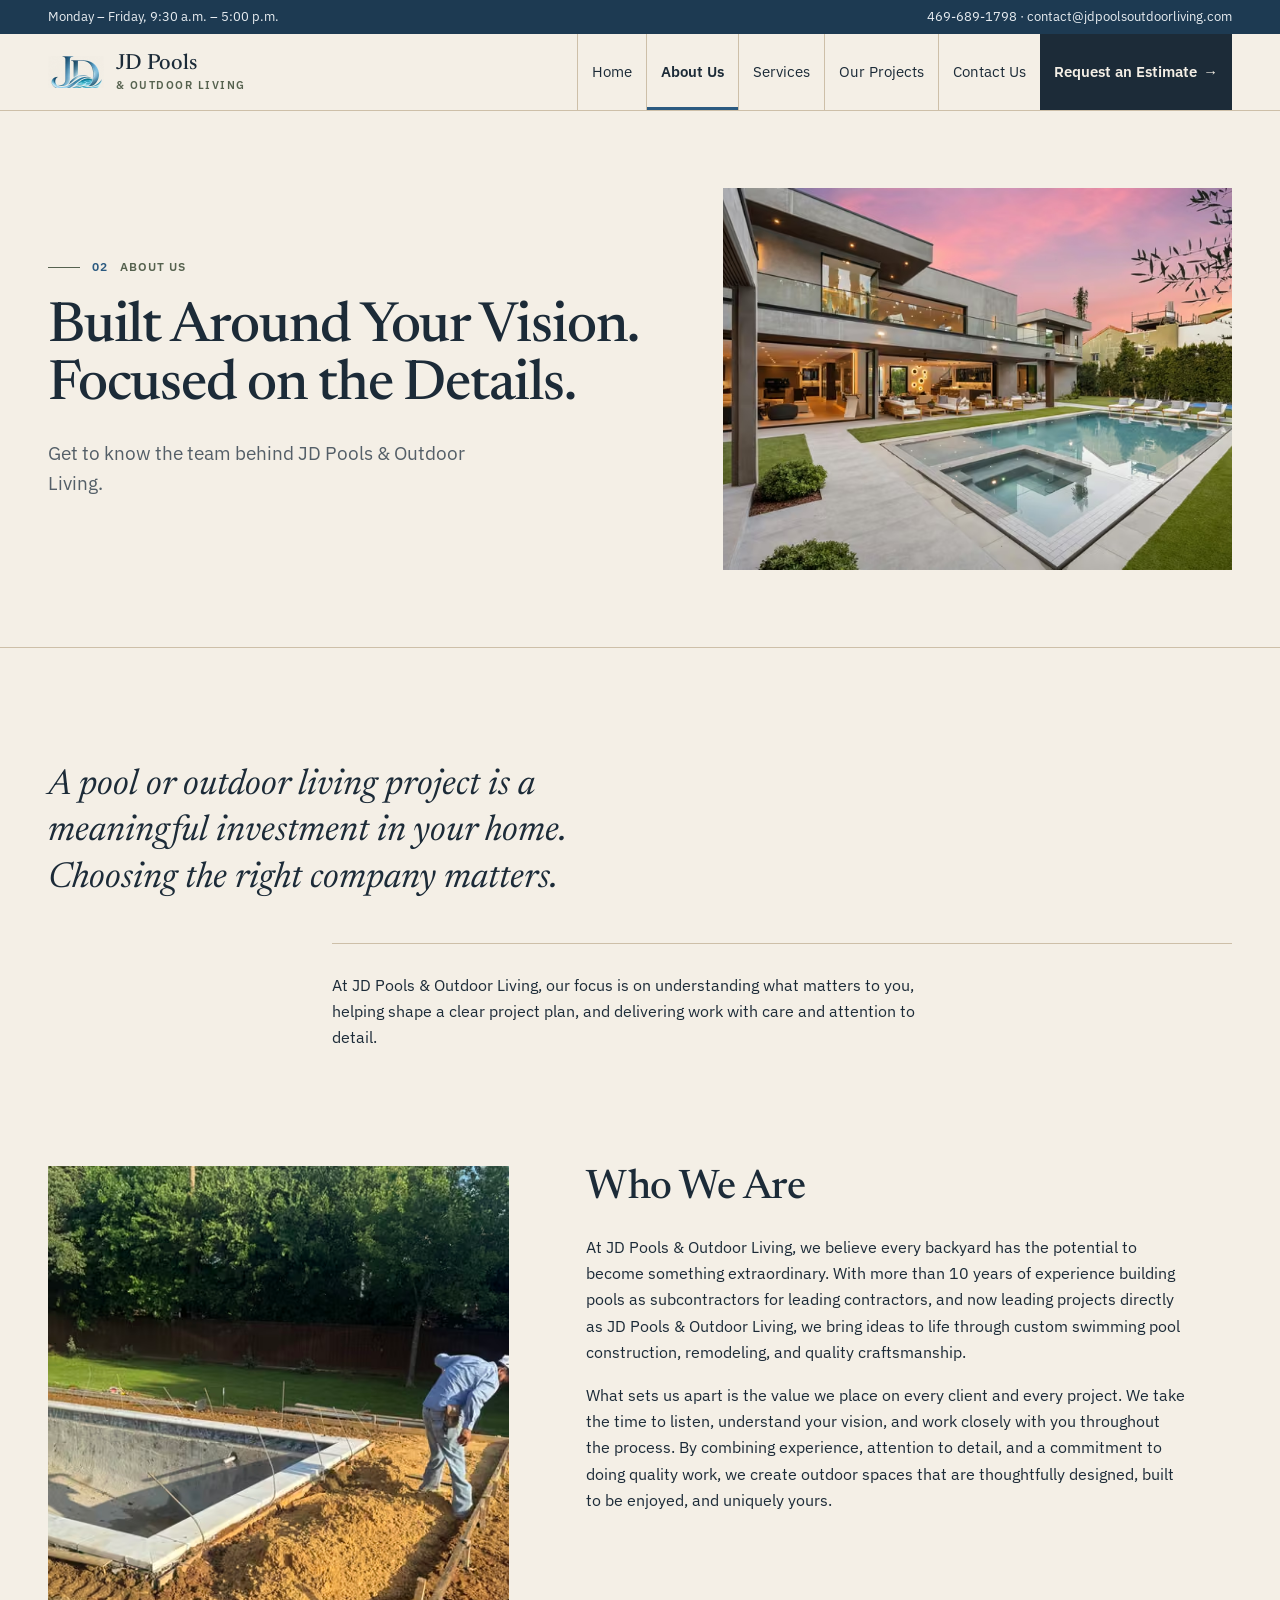
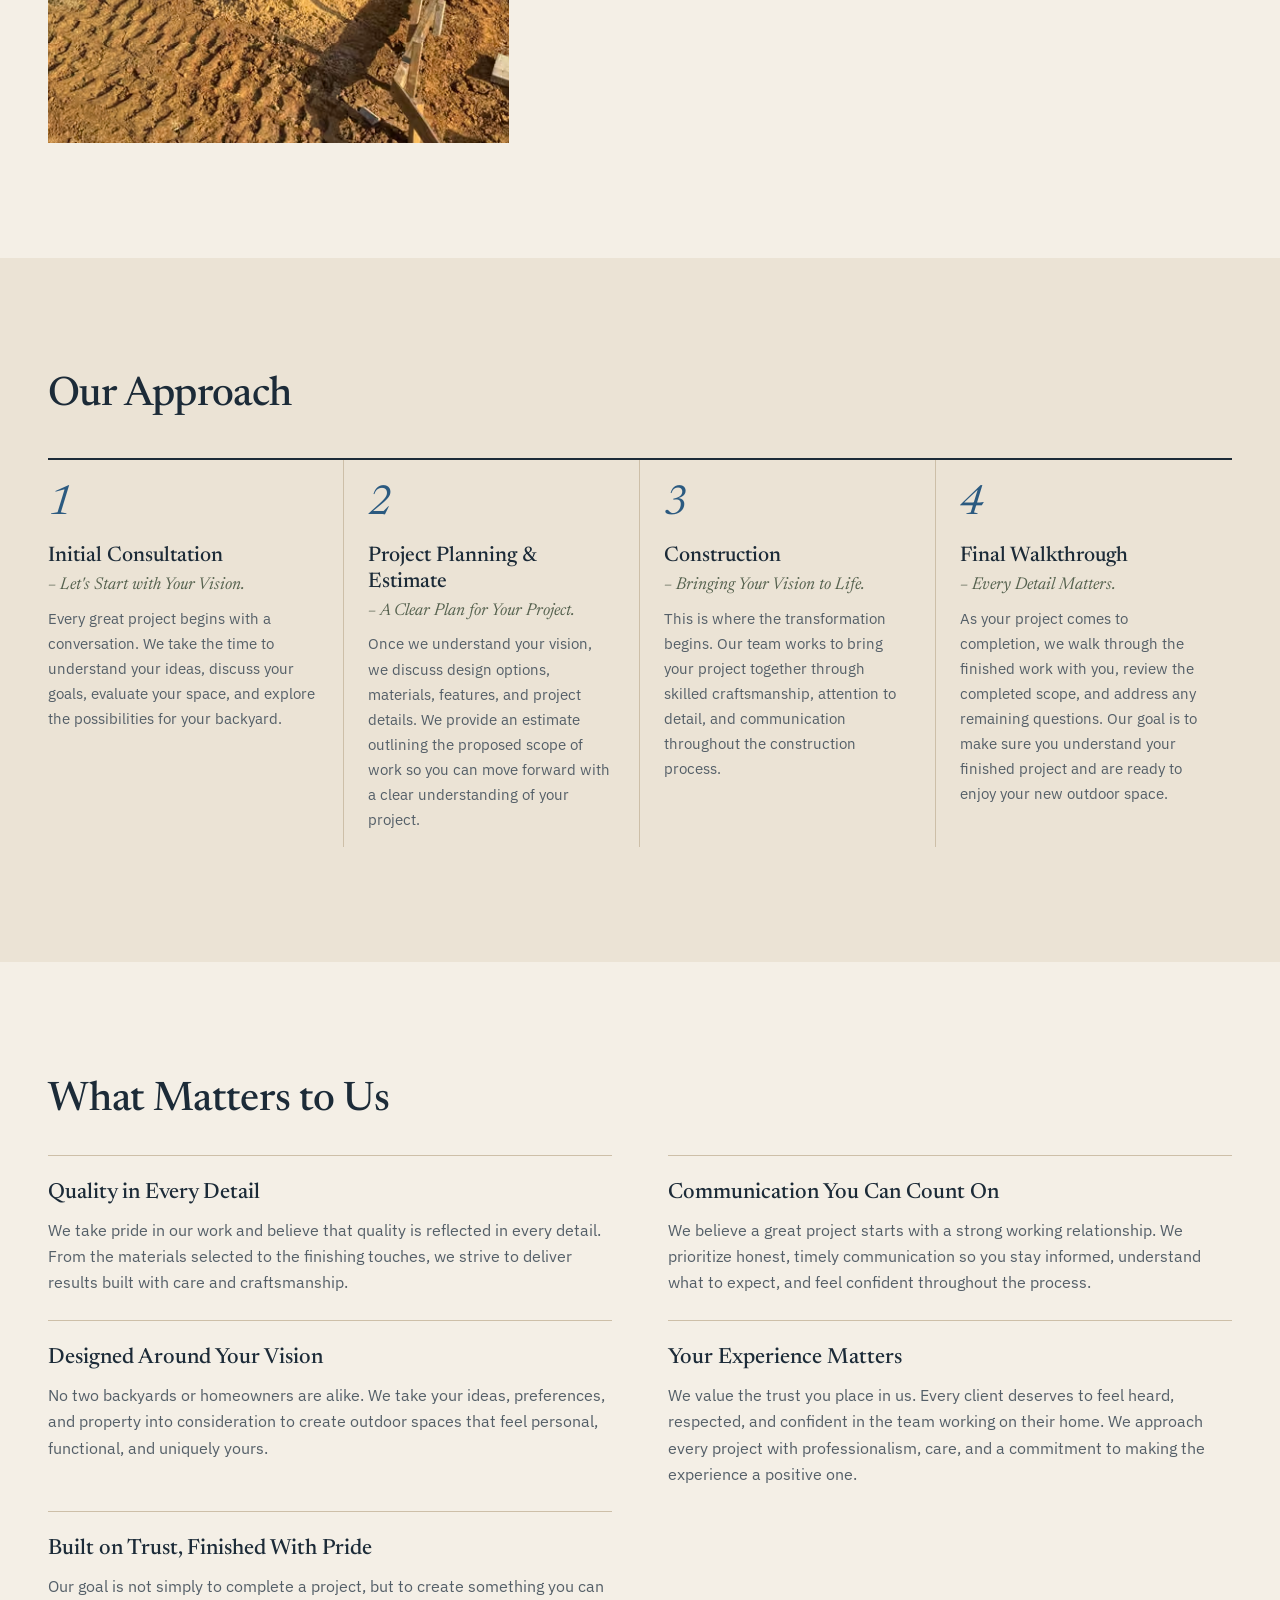
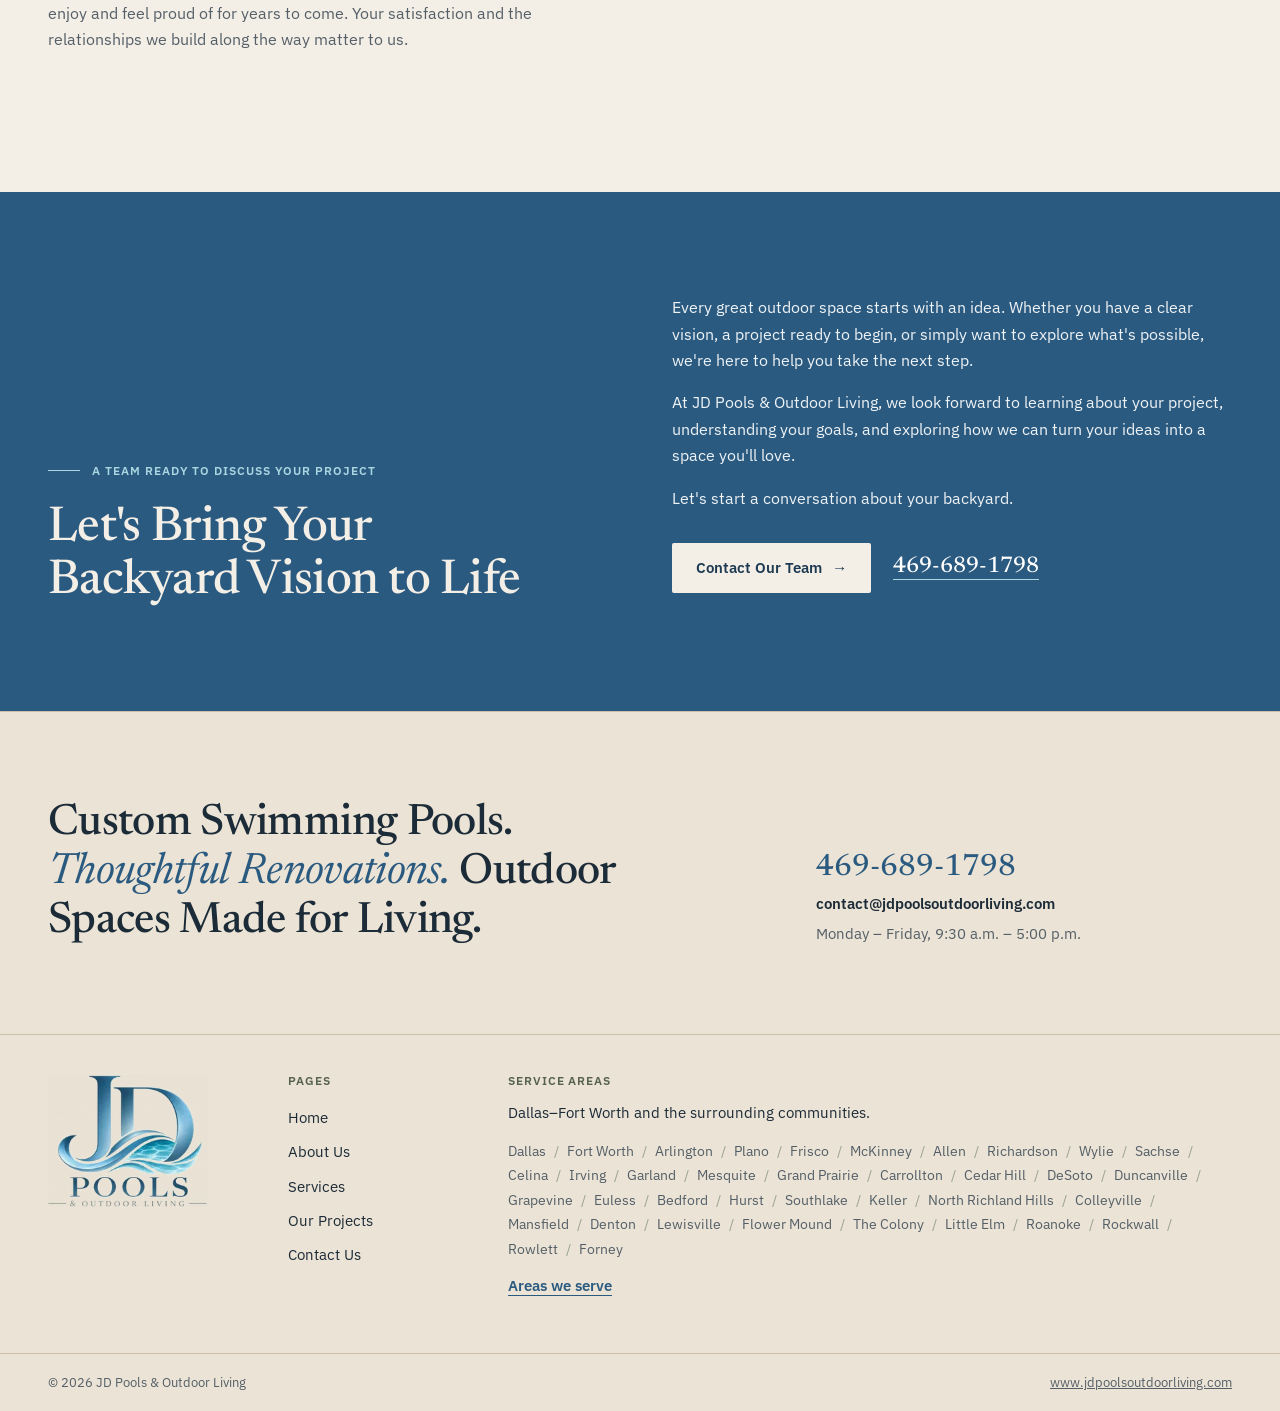
<file: about.html>
<!doctype html>
<html lang="en-US">
<head>
<meta charset="utf-8">
<meta name="viewport" content="width=device-width, initial-scale=1">
<title>About Us | Dallas–Fort Worth Pool Builder | JD Pools &amp; Outdoor Living</title>
<meta name="description" content="Get to know the team behind JD Pools &amp; Outdoor Living, building and remodeling swimming pools for homeowners across Dallas–Fort Worth."><meta name="robots" content="noindex, nofollow"><link rel="canonical" href="https://www.jdpoolsoutdoorliving.com/about.html">
<meta property="og:type" content="website">
<meta property="og:site_name" content="JD Pools &amp; Outdoor Living">
<meta property="og:title" content="About Us | Dallas–Fort Worth Pool Builder | JD Pools &amp; Outdoor Living">
<meta property="og:description" content="Get to know the team behind JD Pools &amp; Outdoor Living, building and remodeling swimming pools for homeowners across Dallas–Fort Worth."><meta property="og:url" content="https://www.jdpoolsoutdoorliving.com/about.html">
<meta property="og:image" content="https://www.jdpoolsoutdoorliving.com/static/img/logo.png"><meta property="og:image:width" content="1122"><meta property="og:image:height" content="937"><meta name="twitter:card" content="summary">
<meta name="theme-color" content="#f3eee5">
<link rel="icon" href="static/img/favicon-32.png" type="image/png">
<link rel="icon" href="favicon.ico" sizes="32x32">
<link rel="apple-touch-icon" href="static/img/apple-touch-icon.png">
<link rel="preload" href="static/fonts/newsreader-500-latin.woff2" as="font" type="font/woff2" crossorigin>
<link rel="preload" href="static/fonts/newsreader-400i-latin.woff2" as="font" type="font/woff2" crossorigin>
<link rel="preload" href="static/fonts/ibmplexsans-var-latin.woff2" as="font" type="font/woff2" crossorigin>
<link rel="stylesheet" href="static/css/site.css?v=202611152344">
<link rel="preload" as="image" type="image/avif" imagesrcset="static/img/photos/as-730869944-480.avif 480w, static/img/photos/as-730869944-800.avif 800w, static/img/photos/as-730869944-1200.avif 1200w, static/img/photos/as-730869944-1600.avif 1600w, static/img/photos/as-730869944-1920.avif 1920w" imagesizes="(min-width: 900px) 46vw, 100vw" fetchpriority="high"></head>
<body class="page-about">
<a class="skip" href="#main">Skip to content</a>
<header class="hdr" data-hdr>
  <div class="hdr__util">
    <div class="wrap hdr__util-in">
      <p>Monday – Friday, 9:30 a.m. – 5:00 p.m.</p>
      <p><a href="tel:+14696891798">469-689-1798</a><span aria-hidden="true"> · </span><a href="mailto:contact@jdpoolsoutdoorliving.com">contact@jdpoolsoutdoorliving.com</a></p>
    </div>
  </div>
  <div class="hdr__in wrap">
    <a class="brand" href="index.html" aria-label="JD Pools &amp; Outdoor Living, home">
      <picture><source type="image/webp" srcset="static/img/mark-c-112.webp"><img class="brand__mark" src="static/img/mark-c-112.png" width="56" height="32" alt=""></picture>
      <span class="brand__name">JD Pools<span class="brand__sub">&amp; Outdoor Living</span></span>
    </a>
    <nav class="nav" aria-label="Main">
      <button class="nav__toggle" aria-expanded="false" aria-controls="menu" data-menu-btn>Menu</button>
      <ul id="menu" class="nav__list" data-menu>
<li><a href="index.html">Home</a></li><li><a href="about.html" aria-current="page">About Us</a></li><li><a href="services.html">Services</a></li><li><a href="projects.html">Our Projects</a></li><li><a href="contact.html">Contact Us</a></li>        <li class="nav__cta"><a href="contact.html#estimate">Request an Estimate <span aria-hidden="true">&rarr;</span></a></li>
      </ul>
    </nav>
  </div>
</header>
<main id="main">
<section class="phero" aria-labelledby="h1">
  <div class="phero__grid wrap">
    <div class="phero__text">
      <p class="kicker"><span class="kicker__n" aria-hidden="true">02</span>About Us</p>
      <h1 id="h1" class="display display--page">Built Around Your Vision. Focused on the Details.</h1>
      <p class="lede">Get to know the team behind JD Pools &amp; Outdoor Living.</p>
    </div>
    <div class="phero__media"><div class="photo phero__photo" style="aspect-ratio:4/3" data-src="adobe"><picture><source type="image/avif" srcset="static/img/photos/as-730869944-480.avif 480w, static/img/photos/as-730869944-800.avif 800w, static/img/photos/as-730869944-1200.avif 1200w, static/img/photos/as-730869944-1600.avif 1600w, static/img/photos/as-730869944-1920.avif 1920w" sizes="(min-width: 900px) 46vw, 100vw"><source type="image/webp" srcset="static/img/photos/as-730869944-480.webp 480w, static/img/photos/as-730869944-800.webp 800w, static/img/photos/as-730869944-1200.webp 1200w, static/img/photos/as-730869944-1600.webp 1600w, static/img/photos/as-730869944-1920.webp 1920w" sizes="(min-width: 900px) 46vw, 100vw"><img src="static/img/photos/as-730869944-1200.jpg" srcset="static/img/photos/as-730869944-480.jpg 480w, static/img/photos/as-730869944-800.jpg 800w, static/img/photos/as-730869944-1200.jpg 1200w, static/img/photos/as-730869944-1600.jpg 1600w, static/img/photos/as-730869944-1920.jpg 1920w" sizes="(min-width: 900px) 46vw, 100vw" alt="Modern house opening onto a finished rectangular pool and spa under a pink sunset sky" width="1200" height="750" fetchpriority="high" loading="eager" decoding="async" style="object-position:55% 52%"></picture></div></div>
  </div>
</section><section class="opener wrap" aria-label="Introduction">
  <div class="opener__grid">
    <p class="opener__big">A pool or outdoor living project is a meaningful investment in your home. Choosing the right company matters.</p>
    <div class="opener__cols"><p>At JD Pools &amp; Outdoor Living, our focus is on understanding what matters to you, helping shape a clear project plan, and delivering work with care and attention to detail.</p></div>
  </div>
</section>

<section class="split wrap" aria-labelledby="who">
  <div class="split__media"><div class="photo " style="aspect-ratio:4/5" data-src="client"><picture><source type="image/avif" srcset="static/img/photos/crew-deck-forms-480.avif 480w, static/img/photos/crew-deck-forms-800.avif 800w, static/img/photos/crew-deck-forms-1200.avif 1200w, static/img/photos/crew-deck-forms-1600.avif 1600w" sizes="(min-width: 900px) 40vw, 100vw"><source type="image/webp" srcset="static/img/photos/crew-deck-forms-480.webp 480w, static/img/photos/crew-deck-forms-800.webp 800w, static/img/photos/crew-deck-forms-1200.webp 1200w, static/img/photos/crew-deck-forms-1600.webp 1600w" sizes="(min-width: 900px) 40vw, 100vw"><img src="static/img/photos/crew-deck-forms-1200.jpg" srcset="static/img/photos/crew-deck-forms-480.jpg 480w, static/img/photos/crew-deck-forms-800.jpg 800w, static/img/photos/crew-deck-forms-1200.jpg 1200w, static/img/photos/crew-deck-forms-1600.jpg 1600w" sizes="(min-width: 900px) 40vw, 100vw" alt="Crew member setting deck forms beside a newly coped pool" width="1200" height="900" loading="lazy" decoding="async" style="object-position:55% 50%"></picture></div></div>
  <div class="split__text">
    <h2 id="who" class="h2">Who We Are</h2>
    <p>At JD Pools &amp; Outdoor Living, we believe every backyard has the potential to become something extraordinary. With more than 10 years of experience building pools as subcontractors for leading contractors, and now leading projects directly as JD Pools &amp; Outdoor Living, we bring ideas to life through custom swimming pool construction, remodeling, and quality craftsmanship.</p>
    <p>What sets us apart is the value we place on every client and every project. We take the time to listen, understand your vision, and work closely with you throughout the process. By combining experience, attention to detail, and a commitment to doing quality work, we create outdoor spaces that are thoughtfully designed, built to be enjoyed, and uniquely yours.</p>
  </div>
</section>

<section class="process" aria-labelledby="approach">
  <div class="wrap">
    <h2 id="approach" class="h2">Our Approach</h2>
    <ol class="steps">
      <li class="step">
        <span class="step__n" aria-hidden="true">1</span>
        <h3 class="h3">Initial Consultation <span class="step__k">&ndash; Let&#39;s Start with Your Vision.</span></h3>
        <p>Every great project begins with a conversation. We take the time to understand your ideas, discuss your goals, evaluate your space, and explore the possibilities for your backyard.</p>
      </li>
      <li class="step">
        <span class="step__n" aria-hidden="true">2</span>
        <h3 class="h3">Project Planning &amp; Estimate <span class="step__k">&ndash; A Clear Plan for Your Project.</span></h3>
        <p>Once we understand your vision, we discuss design options, materials, features, and project details. We provide an estimate outlining the proposed scope of work so you can move forward with a clear understanding of your project.</p>
      </li>
      <li class="step">
        <span class="step__n" aria-hidden="true">3</span>
        <h3 class="h3">Construction <span class="step__k">&ndash; Bringing Your Vision to Life.</span></h3>
        <p>This is where the transformation begins. Our team works to bring your project together through skilled craftsmanship, attention to detail, and communication throughout the construction process.</p>
      </li>
      <li class="step">
        <span class="step__n" aria-hidden="true">4</span>
        <h3 class="h3">Final Walkthrough <span class="step__k">&ndash; Every Detail Matters.</span></h3>
        <p>As your project comes to completion, we walk through the finished work with you, review the completed scope, and address any remaining questions. Our goal is to make sure you understand your finished project and are ready to enjoy your new outdoor space.</p>
      </li>
    </ol>
  </div>
</section>

<section class="values wrap" aria-labelledby="matters">
  <h2 id="matters" class="h2">What Matters to Us</h2>
  <dl class="values__list">
    <div class="value"><dt class="h3">Quality in Every Detail</dt><dd>We take pride in our work and believe that quality is reflected in every detail. From the materials selected to the finishing touches, we strive to deliver results built with care and craftsmanship.</dd></div>
    <div class="value"><dt class="h3">Communication You Can Count On</dt><dd>We believe a great project starts with a strong working relationship. We prioritize honest, timely communication so you stay informed, understand what to expect, and feel confident throughout the process.</dd></div>
    <div class="value"><dt class="h3">Designed Around Your Vision</dt><dd>No two backyards or homeowners are alike. We take your ideas, preferences, and property into consideration to create outdoor spaces that feel personal, functional, and uniquely yours.</dd></div>
    <div class="value"><dt class="h3">Your Experience Matters</dt><dd>We value the trust you place in us. Every client deserves to feel heard, respected, and confident in the team working on their home. We approach every project with professionalism, care, and a commitment to making the experience a positive one.</dd></div>
    <div class="value"><dt class="h3">Built on Trust, Finished With Pride</dt><dd>Our goal is not simply to complete a project, but to create something you can enjoy and feel proud of for years to come. Your satisfaction and the relationships we build along the way matter to us.</dd></div>
  </dl>
</section>

<section class="cta" aria-labelledby="cta-h">
  <div class="wrap cta__grid">
    <div class="cta__text">
<p class="kicker kicker--light">A Team Ready to Discuss Your Project</p>      <h2 id="cta-h" class="h2 h2--light">Let&#39;s Bring Your Backyard Vision to Life</h2>
    </div>
    <div class="cta__body">
<p>Every great outdoor space starts with an idea. Whether you have a clear vision, a project ready to begin, or simply want to explore what&#39;s possible, we&#39;re here to help you take the next step.</p><p>At JD Pools &amp; Outdoor Living, we look forward to learning about your project, understanding your goals, and exploring how we can turn your ideas into a space you&#39;ll love.</p><p>Let&#39;s start a conversation about your backyard.</p>      <p class="btnrow"><a class="btn btn--light" href="contact.html">Contact Our Team</a> <a class="cta__tel" href="tel:+14696891798">469-689-1798</a></p>
    </div>
  </div>
</section></main>
<footer class="ftr">
  <div class="wrap ftr__top">
    <p class="ftr__big">Custom Swimming Pools. <em>Thoughtful Renovations.</em> Outdoor Spaces Made for Living.</p>
    <div class="ftr__reach">
      <a class="ftr__phone" href="tel:+14696891798">469-689-1798</a>
      <a href="mailto:contact@jdpoolsoutdoorliving.com">contact@jdpoolsoutdoorliving.com</a>
      <p>Monday – Friday, 9:30 a.m. – 5:00 p.m.</p>
    </div>
  </div>
  <div class="wrap ftr__mid">
    <div class="ftr__brand">
      <img src="static/img/logo-c-240.webp" width="160" height="131" alt="JD Pools &amp; Outdoor Living logo" loading="lazy">
    </div>
    <nav aria-label="Footer">
      <h2 class="ftr__h">Pages</h2>
      <ul class="ftr__pages"><li><a href="index.html">Home</a></li><li><a href="about.html">About Us</a></li><li><a href="services.html">Services</a></li><li><a href="projects.html">Our Projects</a></li><li><a href="contact.html">Contact Us</a></li></ul>
    </nav>
    <div class="ftr__areas">
      <h2 class="ftr__h">Service Areas</h2>
      <p>Dallas–Fort Worth and the surrounding communities.</p>
      <ul class="ftr__cities"><li>Dallas</li><li>Fort Worth</li><li>Arlington</li><li>Plano</li><li>Frisco</li><li>McKinney</li><li>Allen</li><li>Richardson</li><li>Wylie</li><li>Sachse</li><li>Celina</li><li>Irving</li><li>Garland</li><li>Mesquite</li><li>Grand Prairie</li><li>Carrollton</li><li>Cedar Hill</li><li>DeSoto</li><li>Duncanville</li><li>Grapevine</li><li>Euless</li><li>Bedford</li><li>Hurst</li><li>Southlake</li><li>Keller</li><li>North Richland Hills</li><li>Colleyville</li><li>Mansfield</li><li>Denton</li><li>Lewisville</li><li>Flower Mound</li><li>The Colony</li><li>Little Elm</li><li>Roanoke</li><li>Rockwall</li><li>Rowlett</li><li>Forney</li></ul>
      <p><a class="link" href="contact.html#areas">Areas we serve</a></p>
    </div>
  </div>
  <div class="wrap ftr__base">
    <p>&copy; 2026 JD Pools &amp; Outdoor Living</p>
    <p><a href="https://www.jdpoolsoutdoorliving.com/">www.jdpoolsoutdoorliving.com</a></p>
  </div>
</footer>
<script src="static/js/site.js?v=202611152344" defer></script>
</body>
</html>
</file>
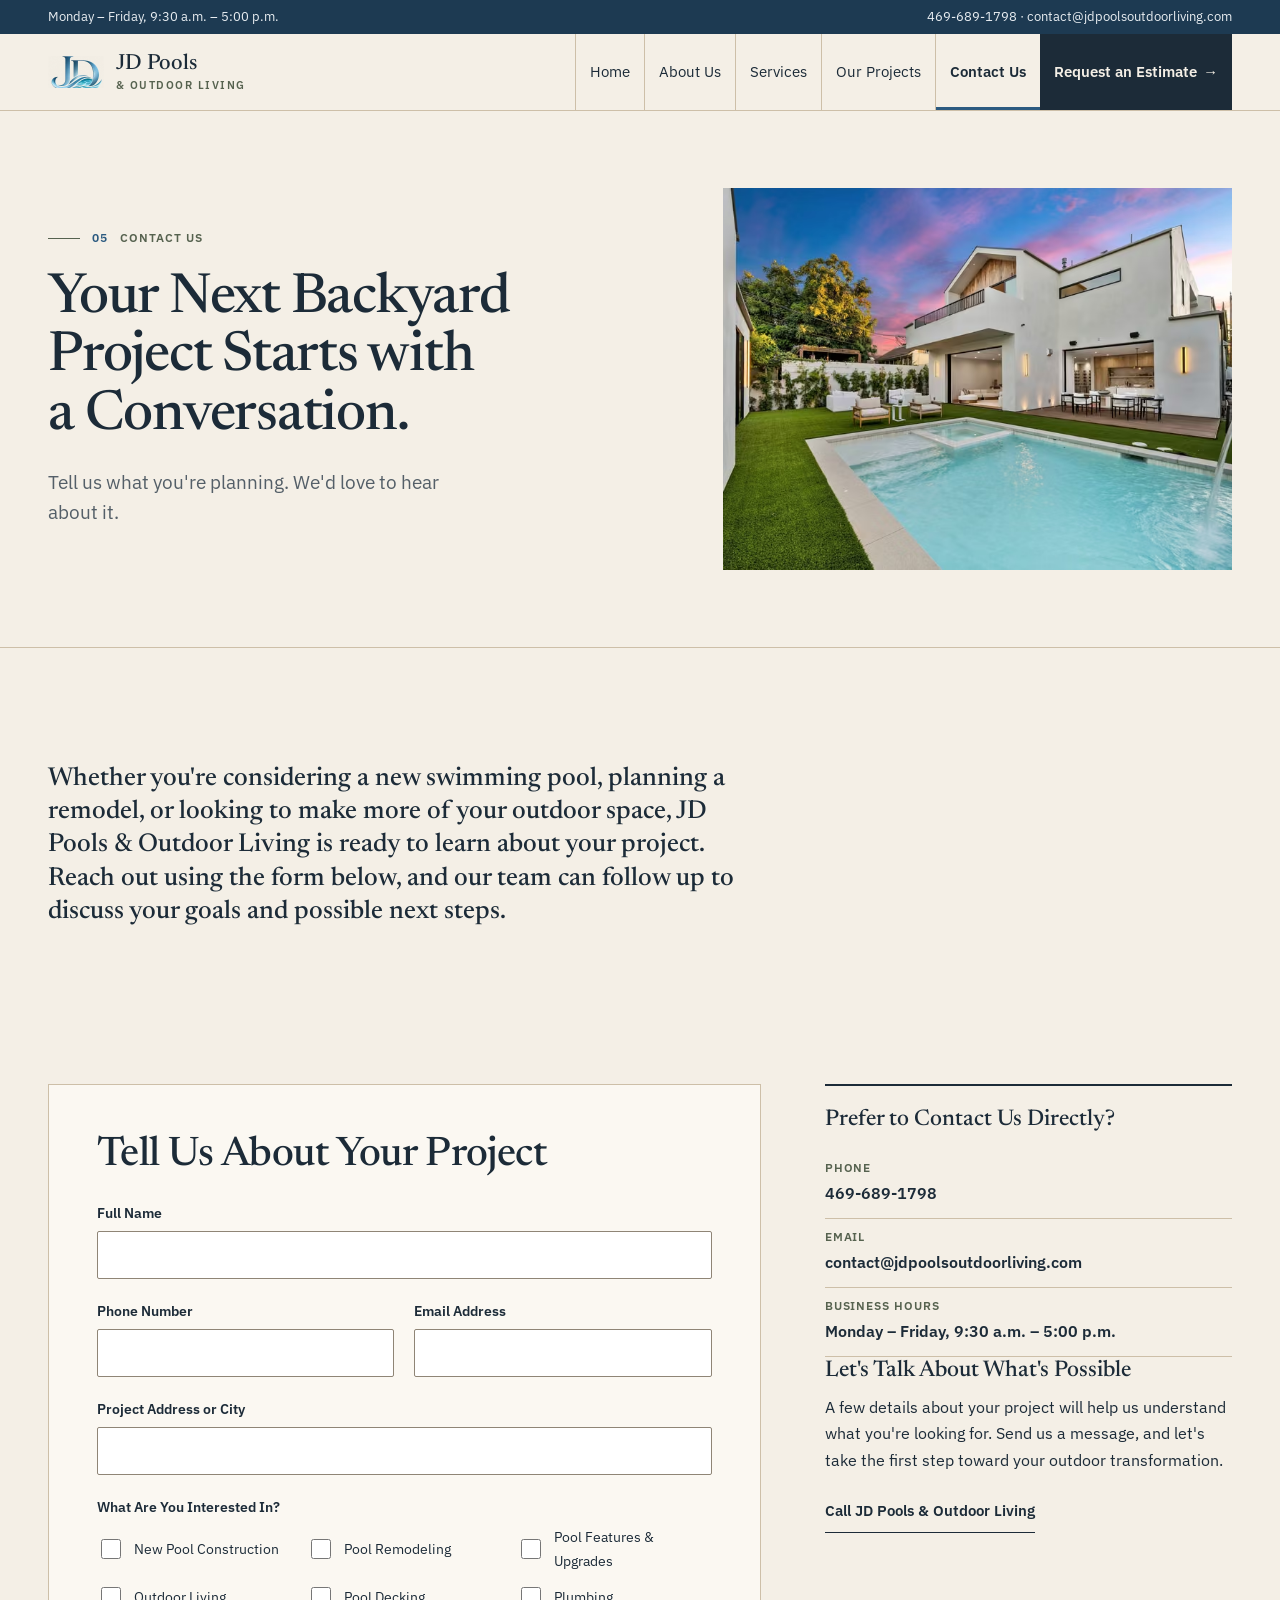
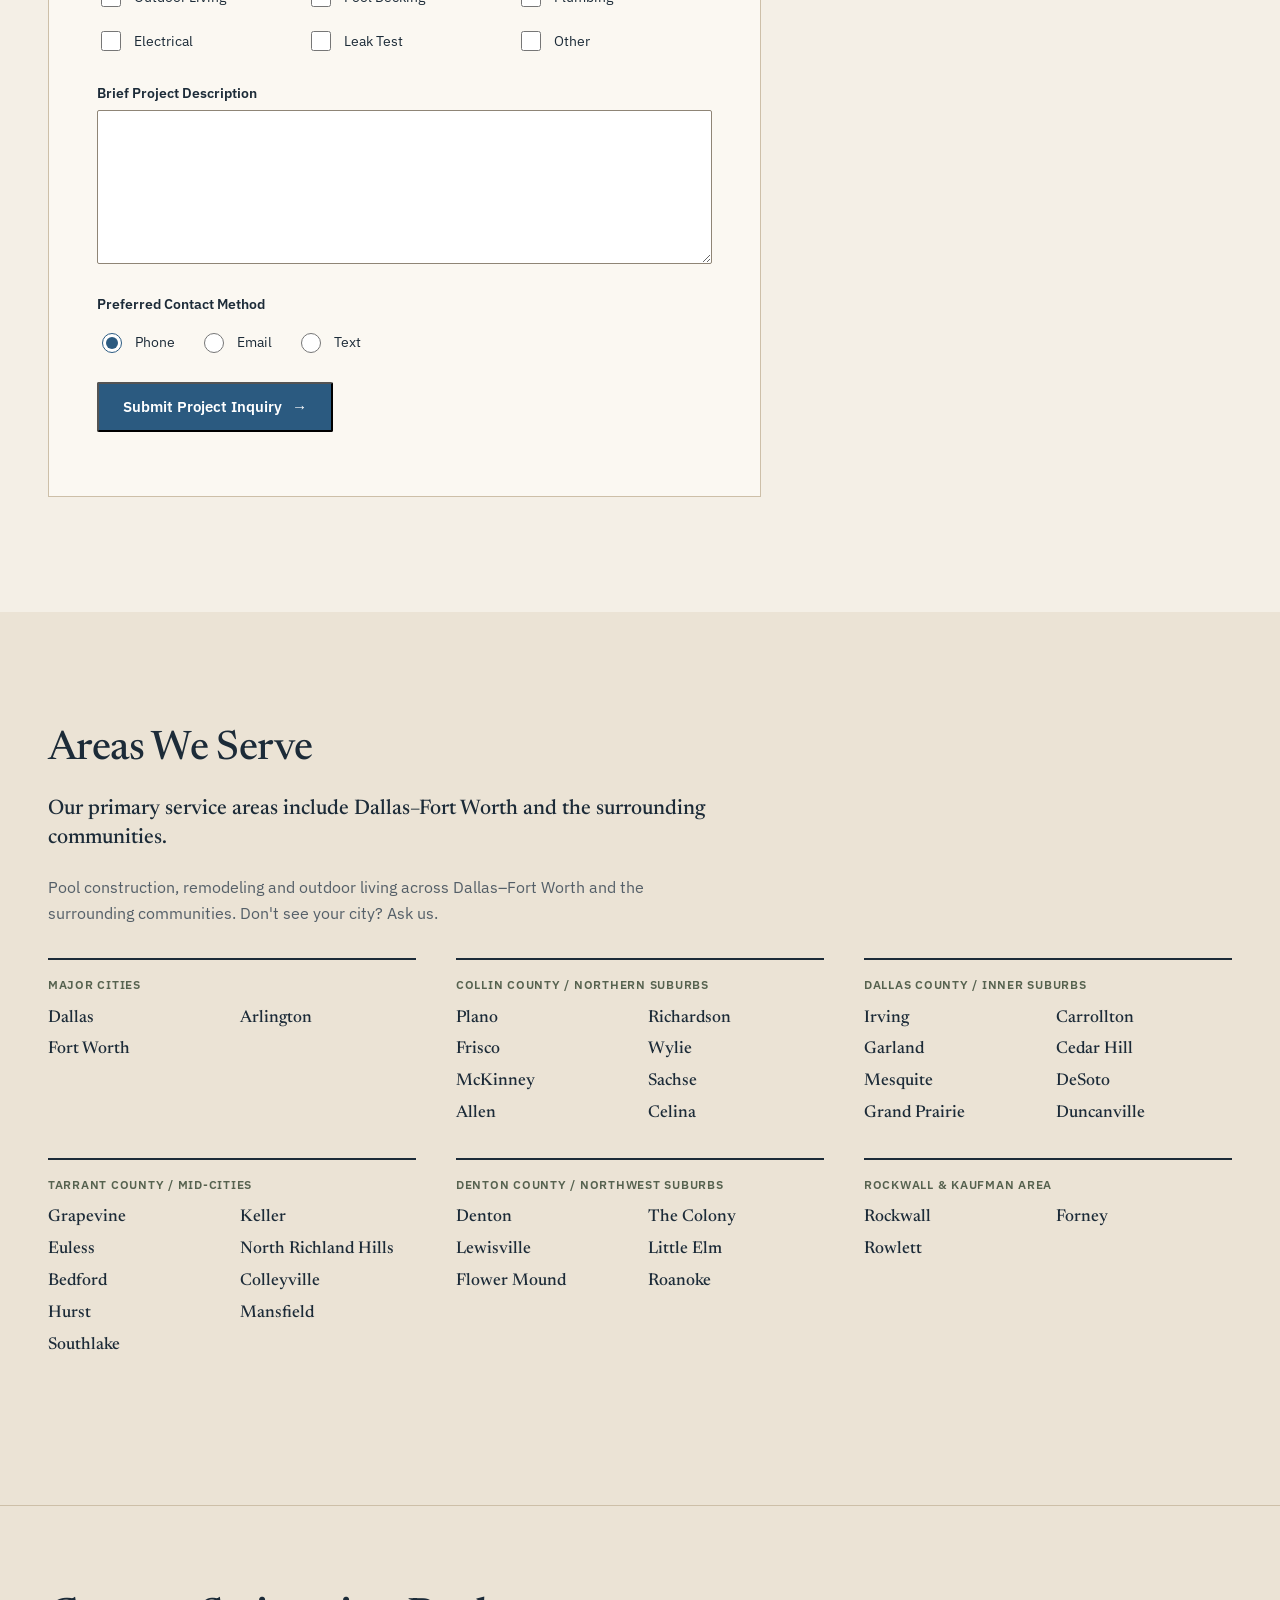
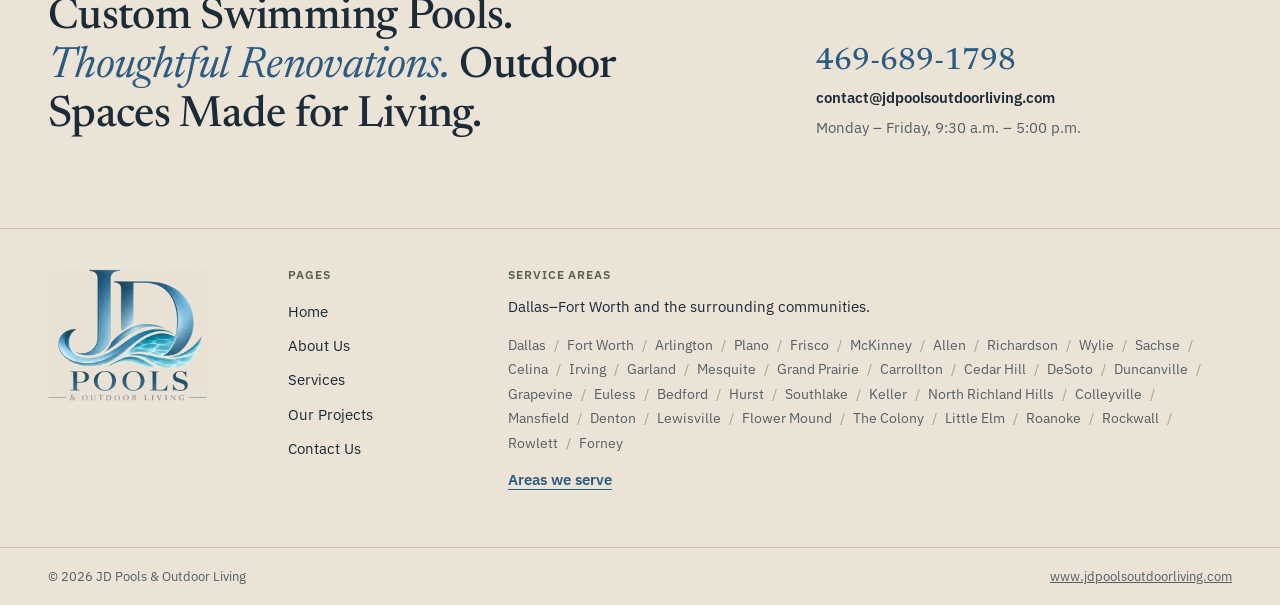
<file: contact.html>
<!doctype html>
<html lang="en-US">
<head>
<meta charset="utf-8">
<meta name="viewport" content="width=device-width, initial-scale=1">
<title>Request a Pool Estimate in Dallas–Fort Worth | Contact JD Pools &amp; Outdoor Living</title>
<meta name="description" content="Tell us what you&#39;re planning. Request a project estimate from JD Pools &amp; Outdoor Living, serving Dallas, Fort Worth, Collin, Denton, Rockwall and Kaufman counties."><meta name="robots" content="noindex, nofollow"><link rel="canonical" href="https://www.jdpoolsoutdoorliving.com/contact.html">
<meta property="og:type" content="website">
<meta property="og:site_name" content="JD Pools &amp; Outdoor Living">
<meta property="og:title" content="Request a Pool Estimate in Dallas–Fort Worth | Contact JD Pools &amp; Outdoor Living">
<meta property="og:description" content="Tell us what you&#39;re planning. Request a project estimate from JD Pools &amp; Outdoor Living, serving Dallas, Fort Worth, Collin, Denton, Rockwall and Kaufman counties."><meta property="og:url" content="https://www.jdpoolsoutdoorliving.com/contact.html">
<meta property="og:image" content="https://www.jdpoolsoutdoorliving.com/static/img/logo.png"><meta property="og:image:width" content="1122"><meta property="og:image:height" content="937"><meta name="twitter:card" content="summary">
<meta name="theme-color" content="#f3eee5">
<link rel="icon" href="static/img/favicon-32.png" type="image/png">
<link rel="icon" href="favicon.ico" sizes="32x32">
<link rel="apple-touch-icon" href="static/img/apple-touch-icon.png">
<link rel="preload" href="static/fonts/newsreader-500-latin.woff2" as="font" type="font/woff2" crossorigin>
<link rel="preload" href="static/fonts/newsreader-400i-latin.woff2" as="font" type="font/woff2" crossorigin>
<link rel="preload" href="static/fonts/ibmplexsans-var-latin.woff2" as="font" type="font/woff2" crossorigin>
<link rel="stylesheet" href="static/css/site.css?v=202611152344">
<link rel="preload" as="image" type="image/avif" imagesrcset="static/img/photos/as-1028657455-480.avif 480w, static/img/photos/as-1028657455-800.avif 800w, static/img/photos/as-1028657455-1200.avif 1200w, static/img/photos/as-1028657455-1600.avif 1600w, static/img/photos/as-1028657455-1920.avif 1920w" imagesizes="(min-width: 900px) 46vw, 100vw" fetchpriority="high"></head>
<body class="page-contact">
<a class="skip" href="#main">Skip to content</a>
<header class="hdr" data-hdr>
  <div class="hdr__util">
    <div class="wrap hdr__util-in">
      <p>Monday – Friday, 9:30 a.m. – 5:00 p.m.</p>
      <p><a href="tel:+14696891798">469-689-1798</a><span aria-hidden="true"> · </span><a href="mailto:contact@jdpoolsoutdoorliving.com">contact@jdpoolsoutdoorliving.com</a></p>
    </div>
  </div>
  <div class="hdr__in wrap">
    <a class="brand" href="index.html" aria-label="JD Pools &amp; Outdoor Living, home">
      <picture><source type="image/webp" srcset="static/img/mark-c-112.webp"><img class="brand__mark" src="static/img/mark-c-112.png" width="56" height="32" alt=""></picture>
      <span class="brand__name">JD Pools<span class="brand__sub">&amp; Outdoor Living</span></span>
    </a>
    <nav class="nav" aria-label="Main">
      <button class="nav__toggle" aria-expanded="false" aria-controls="menu" data-menu-btn>Menu</button>
      <ul id="menu" class="nav__list" data-menu>
<li><a href="index.html">Home</a></li><li><a href="about.html">About Us</a></li><li><a href="services.html">Services</a></li><li><a href="projects.html">Our Projects</a></li><li><a href="contact.html" aria-current="page">Contact Us</a></li>        <li class="nav__cta"><a href="contact.html#estimate">Request an Estimate <span aria-hidden="true">&rarr;</span></a></li>
      </ul>
    </nav>
  </div>
</header>
<main id="main">
<section class="phero" aria-labelledby="h1">
  <div class="phero__grid wrap">
    <div class="phero__text">
      <p class="kicker"><span class="kicker__n" aria-hidden="true">05</span>Contact Us</p>
      <h1 id="h1" class="display display--page">Your Next Backyard Project Starts with a Conversation.</h1>
      <p class="lede">Tell us what you&#39;re planning. We&#39;d love to hear about it.</p>
    </div>
    <div class="phero__media"><div class="photo phero__photo" style="aspect-ratio:4/3" data-src="adobe"><picture><source type="image/avif" srcset="static/img/photos/as-1028657455-480.avif 480w, static/img/photos/as-1028657455-800.avif 800w, static/img/photos/as-1028657455-1200.avif 1200w, static/img/photos/as-1028657455-1600.avif 1600w, static/img/photos/as-1028657455-1920.avif 1920w" sizes="(min-width: 900px) 46vw, 100vw"><source type="image/webp" srcset="static/img/photos/as-1028657455-480.webp 480w, static/img/photos/as-1028657455-800.webp 800w, static/img/photos/as-1028657455-1200.webp 1200w, static/img/photos/as-1028657455-1600.webp 1600w, static/img/photos/as-1028657455-1920.webp 1920w" sizes="(min-width: 900px) 46vw, 100vw"><img src="static/img/photos/as-1028657455-1200.jpg" srcset="static/img/photos/as-1028657455-480.jpg 480w, static/img/photos/as-1028657455-800.jpg 800w, static/img/photos/as-1028657455-1200.jpg 1200w, static/img/photos/as-1028657455-1600.jpg 1600w, static/img/photos/as-1028657455-1920.jpg 1920w" sizes="(min-width: 900px) 46vw, 100vw" alt="Finished backyard pool at sunset with a raised spa and a water feature beside a modern house" width="1200" height="800" fetchpriority="high" loading="eager" decoding="async" style="object-position:55% 55%"></picture></div></div>
  </div>
</section><section class="opener wrap" aria-label="Introduction">
  <p class="opener__big opener__big--solo">Whether you're considering a new swimming pool, planning a remodel, or looking to make more of your outdoor space, JD Pools &amp; Outdoor Living is ready to learn about your project. Reach out using the form below, and our team can follow up to discuss your goals and possible next steps.</p>
</section>
<section class="contact wrap" id="estimate" aria-labelledby="form-h">
  <div class="contact__form">
    <h2 id="form-h" class="h2">Tell Us About Your Project</h2>
    <form name="project-inquiry" method="POST" action="https://jdpools-inquiry.jmlagumbay422.workers.dev/" class="form" data-inquiry>
      <input type="hidden" name="site" value="Draft C"><input type="hidden" name="t" value="">
      <p class="hp" aria-hidden="true"><label>Leave this empty <input name="bot-field" tabindex="-1" autocomplete="off"></label></p>
      <div class="field"><label for="f-name">Full Name</label><input id="f-name" name="name" autocomplete="name" required></div>
      <div class="field-row">
        <div class="field"><label for="f-phone">Phone Number</label><input id="f-phone" name="phone" type="tel" autocomplete="tel" required></div>
        <div class="field"><label for="f-email">Email Address</label><input id="f-email" name="email" type="email" autocomplete="email" required></div>
      </div>
      <div class="field"><label for="f-city">Project Address or City</label><input id="f-city" name="project-location" autocomplete="address-line1" list="cities"></div>
      <datalist id="cities"><option value="Dallas"><option value="Fort Worth"><option value="Arlington"><option value="Plano"><option value="Frisco"><option value="McKinney"><option value="Allen"><option value="Richardson"><option value="Wylie"><option value="Sachse"><option value="Celina"><option value="Irving"><option value="Garland"><option value="Mesquite"><option value="Grand Prairie"><option value="Carrollton"><option value="Cedar Hill"><option value="DeSoto"><option value="Duncanville"><option value="Grapevine"><option value="Euless"><option value="Bedford"><option value="Hurst"><option value="Southlake"><option value="Keller"><option value="North Richland Hills"><option value="Colleyville"><option value="Mansfield"><option value="Denton"><option value="Lewisville"><option value="Flower Mound"><option value="The Colony"><option value="Little Elm"><option value="Roanoke"><option value="Rockwall"><option value="Rowlett"><option value="Forney"></datalist>
      <fieldset class="field">
        <legend>What Are You Interested In?</legend>
        <div class="checks">
          <label class="check"><input type="checkbox" name="interest[]" value="New Pool Construction"> <span>New Pool Construction</span></label>
          <label class="check"><input type="checkbox" name="interest[]" value="Pool Remodeling"> <span>Pool Remodeling</span></label>
          <label class="check"><input type="checkbox" name="interest[]" value="Pool Features &amp; Upgrades"> <span>Pool Features &amp; Upgrades</span></label>
          <label class="check"><input type="checkbox" name="interest[]" value="Outdoor Living"> <span>Outdoor Living</span></label>
          <label class="check"><input type="checkbox" name="interest[]" value="Pool Decking"> <span>Pool Decking</span></label>
          <label class="check"><input type="checkbox" name="interest[]" value="Plumbing"> <span>Plumbing</span></label>
          <label class="check"><input type="checkbox" name="interest[]" value="Electrical"> <span>Electrical</span></label>
          <label class="check"><input type="checkbox" name="interest[]" value="Leak Test"> <span>Leak Test</span></label>
          <label class="check"><input type="checkbox" name="interest[]" value="Other"> <span>Other</span></label>
        </div>
      </fieldset>
      <div class="field"><label for="f-desc">Brief Project Description</label><textarea id="f-desc" name="description" rows="5"></textarea></div>
      <fieldset class="field">
        <legend>Preferred Contact Method</legend>
        <div class="checks checks--inline">
<label class="check"><input type="radio" name="contact-method" value="Phone" checked> <span>Phone</span></label><label class="check"><input type="radio" name="contact-method" value="Email"> <span>Email</span></label><label class="check"><input type="radio" name="contact-method" value="Text"> <span>Text</span></label>        </div>
      </fieldset>
      <p><button class="btn btn--primary" type="submit">Submit Project Inquiry</button></p>
    </form>
    <script src="static/js/inquiry.js?v=202611152354" defer></script>
  </div>
  <aside class="contact__direct" aria-labelledby="direct-h">
    <h2 id="direct-h" class="h3">Prefer to Contact Us Directly?</h2>
    <dl class="kv">
      <div><dt>Phone</dt><dd><a href="tel:+14696891798">469-689-1798</a></dd></div>
      <div><dt>Email</dt><dd><a href="mailto:contact@jdpoolsoutdoorliving.com">contact@jdpoolsoutdoorliving.com</a></dd></div>
      <div><dt>Business Hours</dt><dd>Monday – Friday, 9:30 a.m. – 5:00 p.m.</dd></div>
    </dl>
    <h3 class="h3 mt">Let's Talk About What's Possible</h3>
    <p>A few details about your project will help us understand what you're looking for. Send us a message, and let's take the first step toward your outdoor transformation.</p>
    <p><a class="btn btn--ghost" href="tel:+14696891798">Call JD Pools &amp; Outdoor Living</a></p>
  </aside>
</section>
<section class="areas" id="areas" aria-labelledby="areas-h">
  <div class="wrap">
    <h2 id="areas-h" class="h2">Areas We Serve</h2>
    <p class="areas__lead">Our primary service areas include Dallas–Fort Worth and the surrounding communities.</p>
    <p class="areas__sub">Pool construction, remodeling and outdoor living across Dallas–Fort Worth and the surrounding communities. Don't see your city? Ask us.</p>
    <div class="areas__grid">
<div><h3 class="areas__h">Major Cities</h3><ul><li>Dallas</li><li>Fort Worth</li><li>Arlington</li></ul></div><div><h3 class="areas__h">Collin County / Northern Suburbs</h3><ul><li>Plano</li><li>Frisco</li><li>McKinney</li><li>Allen</li><li>Richardson</li><li>Wylie</li><li>Sachse</li><li>Celina</li></ul></div><div><h3 class="areas__h">Dallas County / Inner Suburbs</h3><ul><li>Irving</li><li>Garland</li><li>Mesquite</li><li>Grand Prairie</li><li>Carrollton</li><li>Cedar Hill</li><li>DeSoto</li><li>Duncanville</li></ul></div><div><h3 class="areas__h">Tarrant County / Mid-Cities</h3><ul><li>Grapevine</li><li>Euless</li><li>Bedford</li><li>Hurst</li><li>Southlake</li><li>Keller</li><li>North Richland Hills</li><li>Colleyville</li><li>Mansfield</li></ul></div><div><h3 class="areas__h">Denton County / Northwest Suburbs</h3><ul><li>Denton</li><li>Lewisville</li><li>Flower Mound</li><li>The Colony</li><li>Little Elm</li><li>Roanoke</li></ul></div><div><h3 class="areas__h">Rockwall &amp; Kaufman Area</h3><ul><li>Rockwall</li><li>Rowlett</li><li>Forney</li></ul></div>    </div>
  </div>
</section>
</main>
<footer class="ftr">
  <div class="wrap ftr__top">
    <p class="ftr__big">Custom Swimming Pools. <em>Thoughtful Renovations.</em> Outdoor Spaces Made for Living.</p>
    <div class="ftr__reach">
      <a class="ftr__phone" href="tel:+14696891798">469-689-1798</a>
      <a href="mailto:contact@jdpoolsoutdoorliving.com">contact@jdpoolsoutdoorliving.com</a>
      <p>Monday – Friday, 9:30 a.m. – 5:00 p.m.</p>
    </div>
  </div>
  <div class="wrap ftr__mid">
    <div class="ftr__brand">
      <img src="static/img/logo-c-240.webp" width="160" height="131" alt="JD Pools &amp; Outdoor Living logo" loading="lazy">
    </div>
    <nav aria-label="Footer">
      <h2 class="ftr__h">Pages</h2>
      <ul class="ftr__pages"><li><a href="index.html">Home</a></li><li><a href="about.html">About Us</a></li><li><a href="services.html">Services</a></li><li><a href="projects.html">Our Projects</a></li><li><a href="contact.html">Contact Us</a></li></ul>
    </nav>
    <div class="ftr__areas">
      <h2 class="ftr__h">Service Areas</h2>
      <p>Dallas–Fort Worth and the surrounding communities.</p>
      <ul class="ftr__cities"><li>Dallas</li><li>Fort Worth</li><li>Arlington</li><li>Plano</li><li>Frisco</li><li>McKinney</li><li>Allen</li><li>Richardson</li><li>Wylie</li><li>Sachse</li><li>Celina</li><li>Irving</li><li>Garland</li><li>Mesquite</li><li>Grand Prairie</li><li>Carrollton</li><li>Cedar Hill</li><li>DeSoto</li><li>Duncanville</li><li>Grapevine</li><li>Euless</li><li>Bedford</li><li>Hurst</li><li>Southlake</li><li>Keller</li><li>North Richland Hills</li><li>Colleyville</li><li>Mansfield</li><li>Denton</li><li>Lewisville</li><li>Flower Mound</li><li>The Colony</li><li>Little Elm</li><li>Roanoke</li><li>Rockwall</li><li>Rowlett</li><li>Forney</li></ul>
      <p><a class="link" href="contact.html#areas">Areas we serve</a></p>
    </div>
  </div>
  <div class="wrap ftr__base">
    <p>&copy; 2026 JD Pools &amp; Outdoor Living</p>
    <p><a href="https://www.jdpoolsoutdoorliving.com/">www.jdpoolsoutdoorliving.com</a></p>
  </div>
</footer>
<script src="static/js/site.js?v=202611152344" defer></script>
</body>
</html>
</file>
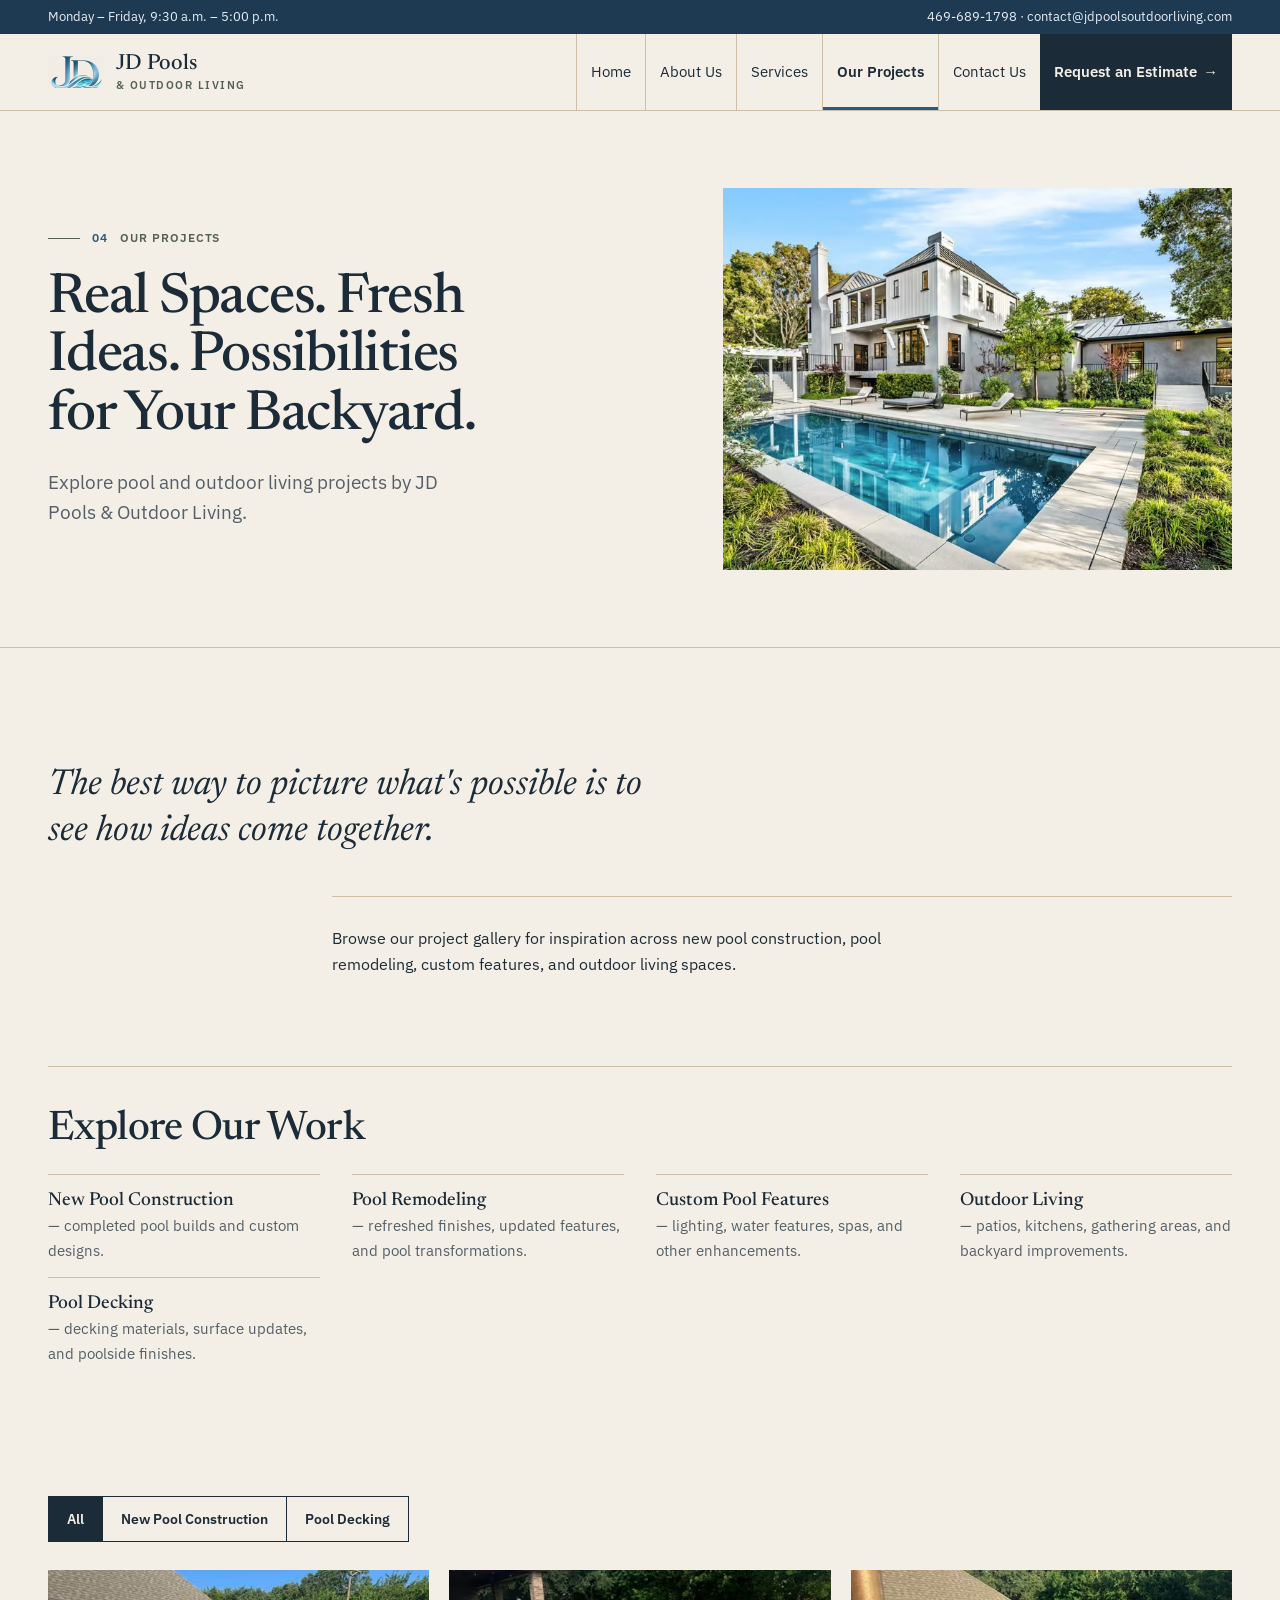
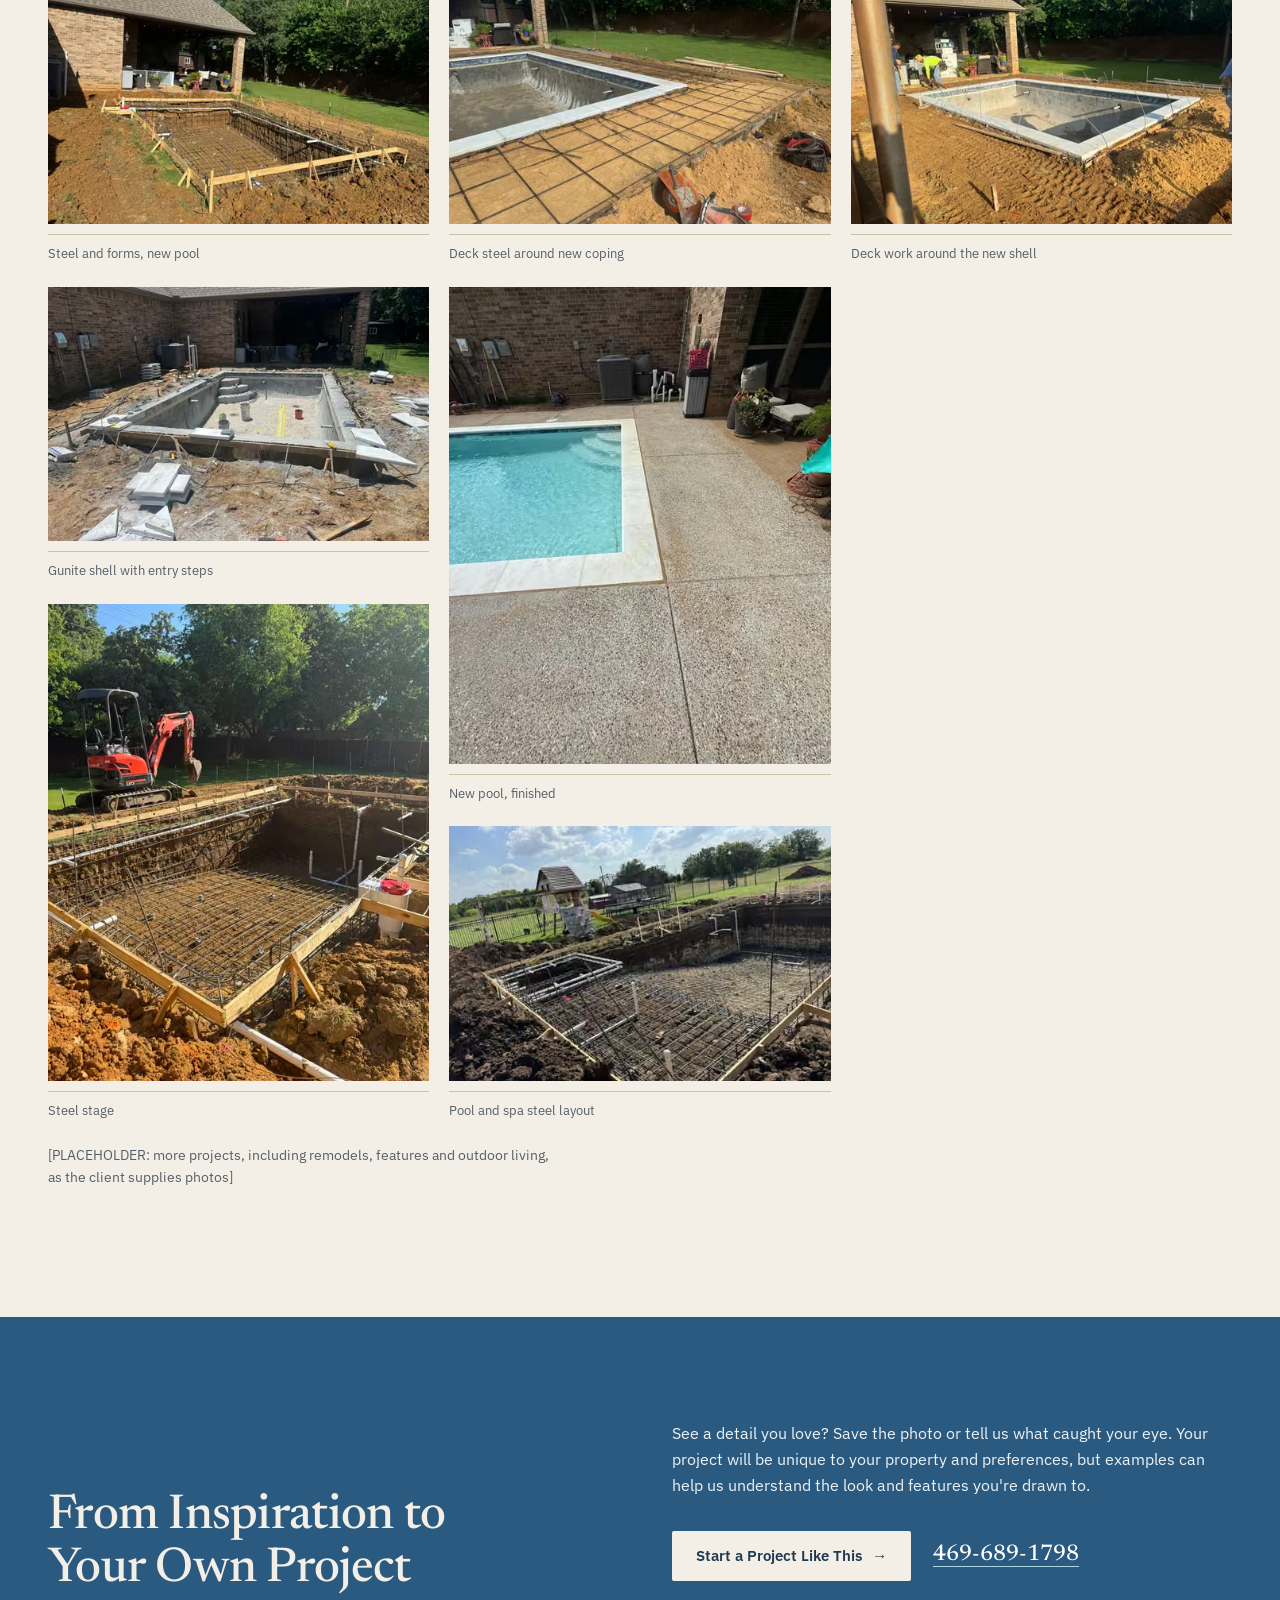
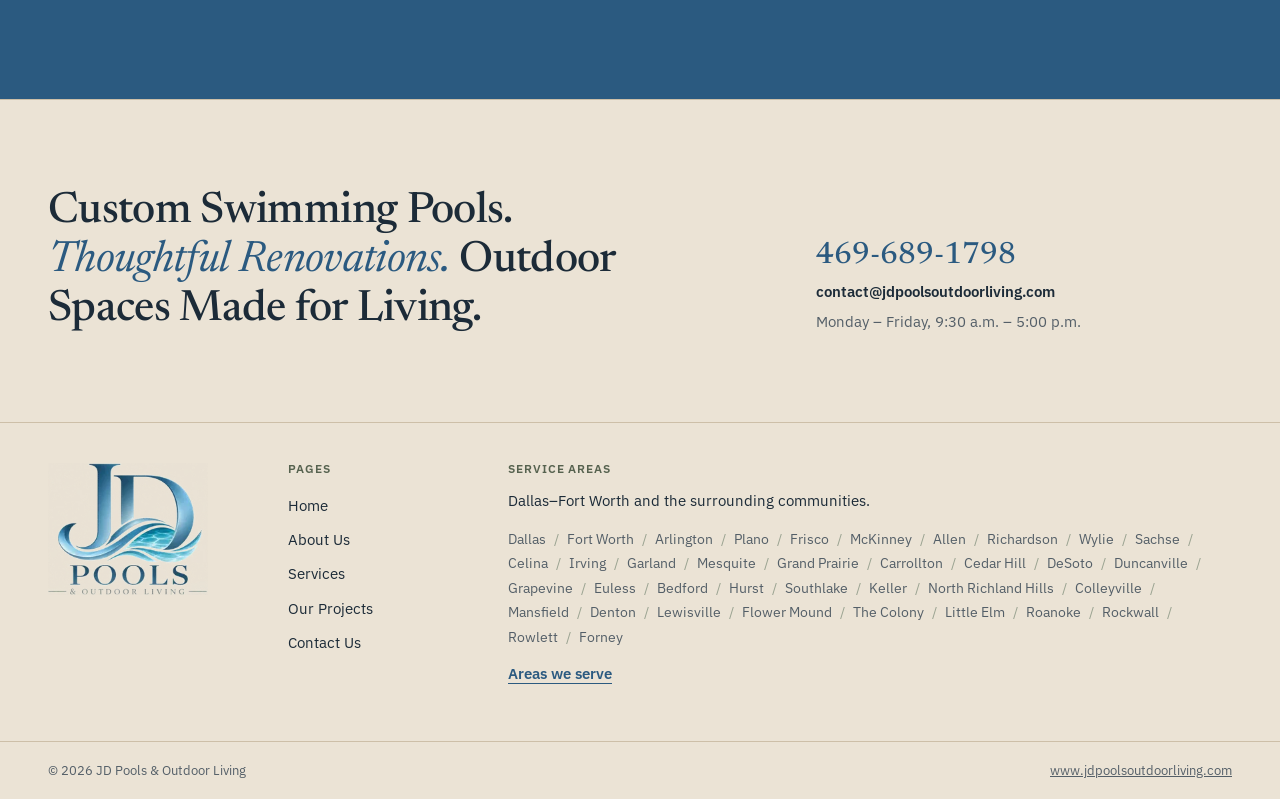
<file: projects.html>
<!doctype html>
<html lang="en-US">
<head>
<meta charset="utf-8">
<meta name="viewport" content="width=device-width, initial-scale=1">
<title>Pool &amp; Outdoor Living Projects in Dallas–Fort Worth | JD Pools &amp; Outdoor Living</title>
<meta name="description" content="Explore pool and outdoor living projects by JD Pools &amp; Outdoor Living, from steel and gunite to the finished pool, in the Dallas–Fort Worth area."><meta name="robots" content="noindex, nofollow"><link rel="canonical" href="https://www.jdpoolsoutdoorliving.com/projects.html">
<meta property="og:type" content="website">
<meta property="og:site_name" content="JD Pools &amp; Outdoor Living">
<meta property="og:title" content="Pool &amp; Outdoor Living Projects in Dallas–Fort Worth | JD Pools &amp; Outdoor Living">
<meta property="og:description" content="Explore pool and outdoor living projects by JD Pools &amp; Outdoor Living, from steel and gunite to the finished pool, in the Dallas–Fort Worth area."><meta property="og:url" content="https://www.jdpoolsoutdoorliving.com/projects.html">
<meta property="og:image" content="https://www.jdpoolsoutdoorliving.com/static/img/logo.png"><meta property="og:image:width" content="1122"><meta property="og:image:height" content="937"><meta name="twitter:card" content="summary">
<meta name="theme-color" content="#f3eee5">
<link rel="icon" href="static/img/favicon-32.png" type="image/png">
<link rel="icon" href="favicon.ico" sizes="32x32">
<link rel="apple-touch-icon" href="static/img/apple-touch-icon.png">
<link rel="preload" href="static/fonts/newsreader-500-latin.woff2" as="font" type="font/woff2" crossorigin>
<link rel="preload" href="static/fonts/newsreader-400i-latin.woff2" as="font" type="font/woff2" crossorigin>
<link rel="preload" href="static/fonts/ibmplexsans-var-latin.woff2" as="font" type="font/woff2" crossorigin>
<link rel="stylesheet" href="static/css/site.css?v=202611152344">
<link rel="preload" as="image" type="image/avif" imagesrcset="static/img/photos/as-817853241-480.avif 480w, static/img/photos/as-817853241-800.avif 800w, static/img/photos/as-817853241-1200.avif 1200w, static/img/photos/as-817853241-1600.avif 1600w, static/img/photos/as-817853241-1920.avif 1920w" imagesizes="(min-width: 900px) 46vw, 100vw" fetchpriority="high"></head>
<body class="page-projects">
<a class="skip" href="#main">Skip to content</a>
<header class="hdr" data-hdr>
  <div class="hdr__util">
    <div class="wrap hdr__util-in">
      <p>Monday – Friday, 9:30 a.m. – 5:00 p.m.</p>
      <p><a href="tel:+14696891798">469-689-1798</a><span aria-hidden="true"> · </span><a href="mailto:contact@jdpoolsoutdoorliving.com">contact@jdpoolsoutdoorliving.com</a></p>
    </div>
  </div>
  <div class="hdr__in wrap">
    <a class="brand" href="index.html" aria-label="JD Pools &amp; Outdoor Living, home">
      <picture><source type="image/webp" srcset="static/img/mark-c-112.webp"><img class="brand__mark" src="static/img/mark-c-112.png" width="56" height="32" alt=""></picture>
      <span class="brand__name">JD Pools<span class="brand__sub">&amp; Outdoor Living</span></span>
    </a>
    <nav class="nav" aria-label="Main">
      <button class="nav__toggle" aria-expanded="false" aria-controls="menu" data-menu-btn>Menu</button>
      <ul id="menu" class="nav__list" data-menu>
<li><a href="index.html">Home</a></li><li><a href="about.html">About Us</a></li><li><a href="services.html">Services</a></li><li><a href="projects.html" aria-current="page">Our Projects</a></li><li><a href="contact.html">Contact Us</a></li>        <li class="nav__cta"><a href="contact.html#estimate">Request an Estimate <span aria-hidden="true">&rarr;</span></a></li>
      </ul>
    </nav>
  </div>
</header>
<main id="main">
<section class="phero" aria-labelledby="h1">
  <div class="phero__grid wrap">
    <div class="phero__text">
      <p class="kicker"><span class="kicker__n" aria-hidden="true">04</span>Our Projects</p>
      <h1 id="h1" class="display display--page">Real Spaces. Fresh Ideas. Possibilities for Your Backyard.</h1>
      <p class="lede">Explore pool and outdoor living projects by JD Pools &amp; Outdoor Living.</p>
    </div>
    <div class="phero__media"><div class="photo phero__photo" style="aspect-ratio:4/3" data-src="adobe"><picture><source type="image/avif" srcset="static/img/photos/as-817853241-480.avif 480w, static/img/photos/as-817853241-800.avif 800w, static/img/photos/as-817853241-1200.avif 1200w, static/img/photos/as-817853241-1600.avif 1600w, static/img/photos/as-817853241-1920.avif 1920w" sizes="(min-width: 900px) 46vw, 100vw"><source type="image/webp" srcset="static/img/photos/as-817853241-480.webp 480w, static/img/photos/as-817853241-800.webp 800w, static/img/photos/as-817853241-1200.webp 1200w, static/img/photos/as-817853241-1600.webp 1600w, static/img/photos/as-817853241-1920.webp 1920w" sizes="(min-width: 900px) 46vw, 100vw"><img src="static/img/photos/as-817853241-1200.jpg" srcset="static/img/photos/as-817853241-480.jpg 480w, static/img/photos/as-817853241-800.jpg 800w, static/img/photos/as-817853241-1200.jpg 1200w, static/img/photos/as-817853241-1600.jpg 1600w, static/img/photos/as-817853241-1920.jpg 1920w" sizes="(min-width: 900px) 46vw, 100vw" alt="Daylight view of a finished rectangular pool, gardens, and a traditional-modern house" width="1200" height="800" fetchpriority="high" loading="eager" decoding="async" style="object-position:45% 52%"></picture></div></div>
  </div>
</section><section class="opener wrap" aria-labelledby="explore">
  <div class="opener__grid">
    <p class="opener__big">The best way to picture what's possible is to see how ideas come together.</p>
    <div class="opener__cols"><p>Browse our project gallery for inspiration across new pool construction, pool remodeling, custom features, and outdoor living spaces.</p></div>
  </div>
  <h2 id="explore" class="h2 mt explore-h">Explore Our Work</h2>
  <ul class="cats">
<li><strong>New Pool Construction</strong> &mdash; completed pool builds and custom designs.</li><li><strong>Pool Remodeling</strong> &mdash; refreshed finishes, updated features, and pool transformations.</li><li><strong>Custom Pool Features</strong> &mdash; lighting, water features, spas, and other enhancements.</li><li><strong>Outdoor Living</strong> &mdash; patios, kitchens, gathering areas, and backyard improvements.</li><li><strong>Pool Decking</strong> &mdash; decking materials, surface updates, and poolside finishes.</li>  </ul>
</section>
<section class="gallery wrap" aria-label="Project gallery">
  <div class="filters" role="group" aria-label="Filter projects" data-filters hidden>
    <button type="button" aria-pressed="true" data-f="all">All</button>
<button type="button" aria-pressed="false" data-f="new">New Pool Construction</button><button type="button" aria-pressed="false" data-f="decking">Pool Decking</button>  </div>
  <ul class="grid-g" data-gallery>
    <li class="g g--wide" data-cat="new">
      <figure><div class="photo " style="aspect-ratio:3/2" data-src="client"><picture><source type="image/avif" srcset="static/img/photos/steel-patio-wide-480.avif 480w, static/img/photos/steel-patio-wide-800.avif 800w, static/img/photos/steel-patio-wide-1200.avif 1200w, static/img/photos/steel-patio-wide-1600.avif 1600w" sizes="(min-width: 900px) 33vw, 100vw"><source type="image/webp" srcset="static/img/photos/steel-patio-wide-480.webp 480w, static/img/photos/steel-patio-wide-800.webp 800w, static/img/photos/steel-patio-wide-1200.webp 1200w, static/img/photos/steel-patio-wide-1600.webp 1600w" sizes="(min-width: 900px) 33vw, 100vw"><img src="static/img/photos/steel-patio-wide-1200.jpg" srcset="static/img/photos/steel-patio-wide-480.jpg 480w, static/img/photos/steel-patio-wide-800.jpg 800w, static/img/photos/steel-patio-wide-1200.jpg 1200w, static/img/photos/steel-patio-wide-1600.jpg 1600w" sizes="(min-width: 900px) 33vw, 100vw" alt="Excavation lined with steel and forms behind a covered patio" width="1200" height="900" loading="lazy" decoding="async" style="object-position:50% 55%"></picture></div>
        <figcaption>Steel and forms, new pool</figcaption></figure>
    </li>
    <li class="g g--wide" data-cat="new">
      <figure><div class="photo " style="aspect-ratio:3/2" data-src="client"><picture><source type="image/avif" srcset="static/img/photos/gunite-steps-480.avif 480w, static/img/photos/gunite-steps-800.avif 800w, static/img/photos/gunite-steps-1200.avif 1200w, static/img/photos/gunite-steps-1600.avif 1600w" sizes="(min-width: 900px) 33vw, 100vw"><source type="image/webp" srcset="static/img/photos/gunite-steps-480.webp 480w, static/img/photos/gunite-steps-800.webp 800w, static/img/photos/gunite-steps-1200.webp 1200w, static/img/photos/gunite-steps-1600.webp 1600w" sizes="(min-width: 900px) 33vw, 100vw"><img src="static/img/photos/gunite-steps-1200.jpg" srcset="static/img/photos/gunite-steps-480.jpg 480w, static/img/photos/gunite-steps-800.jpg 800w, static/img/photos/gunite-steps-1200.jpg 1200w, static/img/photos/gunite-steps-1600.jpg 1600w" sizes="(min-width: 900px) 33vw, 100vw" alt="Gunite shell with entry steps, coping stacked beside it" width="1200" height="900" loading="lazy" decoding="async" style="object-position:50% 55%"></picture></div>
        <figcaption>Gunite shell with entry steps</figcaption></figure>
    </li>
    <li class="g g--tall" data-cat="new">
      <figure><div class="photo " style="aspect-ratio:4/5" data-src="client"><picture><source type="image/avif" srcset="static/img/photos/steel-excavator-480.avif 480w, static/img/photos/steel-excavator-800.avif 800w, static/img/photos/steel-excavator-1200.avif 1200w, static/img/photos/steel-excavator-1600.avif 1600w" sizes="(min-width: 900px) 33vw, 100vw"><source type="image/webp" srcset="static/img/photos/steel-excavator-480.webp 480w, static/img/photos/steel-excavator-800.webp 800w, static/img/photos/steel-excavator-1200.webp 1200w, static/img/photos/steel-excavator-1600.webp 1600w" sizes="(min-width: 900px) 33vw, 100vw"><img src="static/img/photos/steel-excavator-1200.jpg" srcset="static/img/photos/steel-excavator-480.jpg 480w, static/img/photos/steel-excavator-800.jpg 800w, static/img/photos/steel-excavator-1200.jpg 1200w, static/img/photos/steel-excavator-1600.jpg 1600w" sizes="(min-width: 900px) 33vw, 100vw" alt="Steel pool shell with a mini excavator behind, trees beyond" width="1200" height="1600" loading="lazy" decoding="async" style="object-position:50% 55%"></picture></div>
        <figcaption>Steel stage</figcaption></figure>
    </li>
    <li class="g g--wide" data-cat="decking">
      <figure><div class="photo " style="aspect-ratio:3/2" data-src="client"><picture><source type="image/avif" srcset="static/img/photos/deck-steel-480.avif 480w, static/img/photos/deck-steel-800.avif 800w, static/img/photos/deck-steel-1200.avif 1200w, static/img/photos/deck-steel-1600.avif 1600w" sizes="(min-width: 900px) 33vw, 100vw"><source type="image/webp" srcset="static/img/photos/deck-steel-480.webp 480w, static/img/photos/deck-steel-800.webp 800w, static/img/photos/deck-steel-1200.webp 1200w, static/img/photos/deck-steel-1600.webp 1600w" sizes="(min-width: 900px) 33vw, 100vw"><img src="static/img/photos/deck-steel-1200.jpg" srcset="static/img/photos/deck-steel-480.jpg 480w, static/img/photos/deck-steel-800.jpg 800w, static/img/photos/deck-steel-1200.jpg 1200w, static/img/photos/deck-steel-1600.jpg 1600w" sizes="(min-width: 900px) 33vw, 100vw" alt="Steel grid laid for the pool deck around new coping" width="1200" height="900" loading="lazy" decoding="async" style="object-position:50% 55%"></picture></div>
        <figcaption>Deck steel around new coping</figcaption></figure>
    </li>
    <li class="g g--tall" data-cat="new">
      <figure><div class="photo " style="aspect-ratio:4/5" data-src="client"><picture><source type="image/avif" srcset="static/img/photos/finished-patio-480.avif 480w, static/img/photos/finished-patio-800.avif 800w, static/img/photos/finished-patio-1200.avif 1200w" sizes="(min-width: 900px) 33vw, 100vw"><source type="image/webp" srcset="static/img/photos/finished-patio-480.webp 480w, static/img/photos/finished-patio-800.webp 800w, static/img/photos/finished-patio-1200.webp 1200w" sizes="(min-width: 900px) 33vw, 100vw"><img src="static/img/photos/finished-patio-1200.jpg" srcset="static/img/photos/finished-patio-480.jpg 480w, static/img/photos/finished-patio-800.jpg 800w, static/img/photos/finished-patio-1200.jpg 1200w" sizes="(min-width: 900px) 33vw, 100vw" alt="Finished pool with blue water and exposed-aggregate deck next to a brick patio" width="1200" height="1600" loading="lazy" decoding="async" style="object-position:50% 55%"></picture></div>
        <figcaption>New pool, finished</figcaption></figure>
    </li>
    <li class="g g--wide" data-cat="new">
      <figure><div class="photo " style="aspect-ratio:3/2" data-src="client"><picture><source type="image/avif" srcset="static/img/photos/steel-spa-rural-480.avif 480w, static/img/photos/steel-spa-rural-800.avif 800w, static/img/photos/steel-spa-rural-1200.avif 1200w, static/img/photos/steel-spa-rural-1600.avif 1600w" sizes="(min-width: 900px) 33vw, 100vw"><source type="image/webp" srcset="static/img/photos/steel-spa-rural-480.webp 480w, static/img/photos/steel-spa-rural-800.webp 800w, static/img/photos/steel-spa-rural-1200.webp 1200w, static/img/photos/steel-spa-rural-1600.webp 1600w" sizes="(min-width: 900px) 33vw, 100vw"><img src="static/img/photos/steel-spa-rural-1200.jpg" srcset="static/img/photos/steel-spa-rural-480.jpg 480w, static/img/photos/steel-spa-rural-800.jpg 800w, static/img/photos/steel-spa-rural-1200.jpg 1200w, static/img/photos/steel-spa-rural-1600.jpg 1600w" sizes="(min-width: 900px) 33vw, 100vw" alt="Steel cage for a pool with attached spa on an open rural lot" width="1200" height="900" loading="lazy" decoding="async" style="object-position:50% 55%"></picture></div>
        <figcaption>Pool and spa steel layout</figcaption></figure>
    </li>
    <li class="g g--wide" data-cat="decking">
      <figure><div class="photo " style="aspect-ratio:3/2" data-src="client"><picture><source type="image/avif" srcset="static/img/photos/jd-deck-8507-480.avif 480w, static/img/photos/jd-deck-8507-800.avif 800w, static/img/photos/jd-deck-8507-1200.avif 1200w, static/img/photos/jd-deck-8507-1600.avif 1600w" sizes="(min-width: 900px) 33vw, 100vw"><source type="image/webp" srcset="static/img/photos/jd-deck-8507-480.webp 480w, static/img/photos/jd-deck-8507-800.webp 800w, static/img/photos/jd-deck-8507-1200.webp 1200w, static/img/photos/jd-deck-8507-1600.webp 1600w" sizes="(min-width: 900px) 33vw, 100vw"><img src="static/img/photos/jd-deck-8507-1200.jpg" srcset="static/img/photos/jd-deck-8507-480.jpg 480w, static/img/photos/jd-deck-8507-800.jpg 800w, static/img/photos/jd-deck-8507-1200.jpg 1200w, static/img/photos/jd-deck-8507-1600.jpg 1600w" sizes="(min-width: 900px) 33vw, 100vw" alt="Deck construction around a newly coped pool shell in Mansfield" width="1200" height="900" loading="lazy" decoding="async" style="object-position:50% 55%"></picture></div>
        <figcaption>Deck work around the new shell</figcaption></figure>
    </li>
  </ul>
  <p class="note">[PLACEHOLDER: more projects, including remodels, features and outdoor living, as the client supplies photos]</p>
</section>
<section class="cta" aria-labelledby="cta-h">
  <div class="wrap cta__grid">
    <div class="cta__text">
      <h2 id="cta-h" class="h2 h2--light">From Inspiration to Your Own Project</h2>
    </div>
    <div class="cta__body">
<p>See a detail you love? Save the photo or tell us what caught your eye. Your project will be unique to your property and preferences, but examples can help us understand the look and features you&#39;re drawn to.</p>      <p class="btnrow"><a class="btn btn--light" href="contact.html#estimate">Start a Project Like This</a> <a class="cta__tel" href="tel:+14696891798">469-689-1798</a></p>
    </div>
  </div>
</section></main>
<footer class="ftr">
  <div class="wrap ftr__top">
    <p class="ftr__big">Custom Swimming Pools. <em>Thoughtful Renovations.</em> Outdoor Spaces Made for Living.</p>
    <div class="ftr__reach">
      <a class="ftr__phone" href="tel:+14696891798">469-689-1798</a>
      <a href="mailto:contact@jdpoolsoutdoorliving.com">contact@jdpoolsoutdoorliving.com</a>
      <p>Monday – Friday, 9:30 a.m. – 5:00 p.m.</p>
    </div>
  </div>
  <div class="wrap ftr__mid">
    <div class="ftr__brand">
      <img src="static/img/logo-c-240.webp" width="160" height="131" alt="JD Pools &amp; Outdoor Living logo" loading="lazy">
    </div>
    <nav aria-label="Footer">
      <h2 class="ftr__h">Pages</h2>
      <ul class="ftr__pages"><li><a href="index.html">Home</a></li><li><a href="about.html">About Us</a></li><li><a href="services.html">Services</a></li><li><a href="projects.html">Our Projects</a></li><li><a href="contact.html">Contact Us</a></li></ul>
    </nav>
    <div class="ftr__areas">
      <h2 class="ftr__h">Service Areas</h2>
      <p>Dallas–Fort Worth and the surrounding communities.</p>
      <ul class="ftr__cities"><li>Dallas</li><li>Fort Worth</li><li>Arlington</li><li>Plano</li><li>Frisco</li><li>McKinney</li><li>Allen</li><li>Richardson</li><li>Wylie</li><li>Sachse</li><li>Celina</li><li>Irving</li><li>Garland</li><li>Mesquite</li><li>Grand Prairie</li><li>Carrollton</li><li>Cedar Hill</li><li>DeSoto</li><li>Duncanville</li><li>Grapevine</li><li>Euless</li><li>Bedford</li><li>Hurst</li><li>Southlake</li><li>Keller</li><li>North Richland Hills</li><li>Colleyville</li><li>Mansfield</li><li>Denton</li><li>Lewisville</li><li>Flower Mound</li><li>The Colony</li><li>Little Elm</li><li>Roanoke</li><li>Rockwall</li><li>Rowlett</li><li>Forney</li></ul>
      <p><a class="link" href="contact.html#areas">Areas we serve</a></p>
    </div>
  </div>
  <div class="wrap ftr__base">
    <p>&copy; 2026 JD Pools &amp; Outdoor Living</p>
    <p><a href="https://www.jdpoolsoutdoorliving.com/">www.jdpoolsoutdoorliving.com</a></p>
  </div>
</footer>
<script src="static/js/site.js?v=202611152344" defer></script>
</body>
</html>
</file>
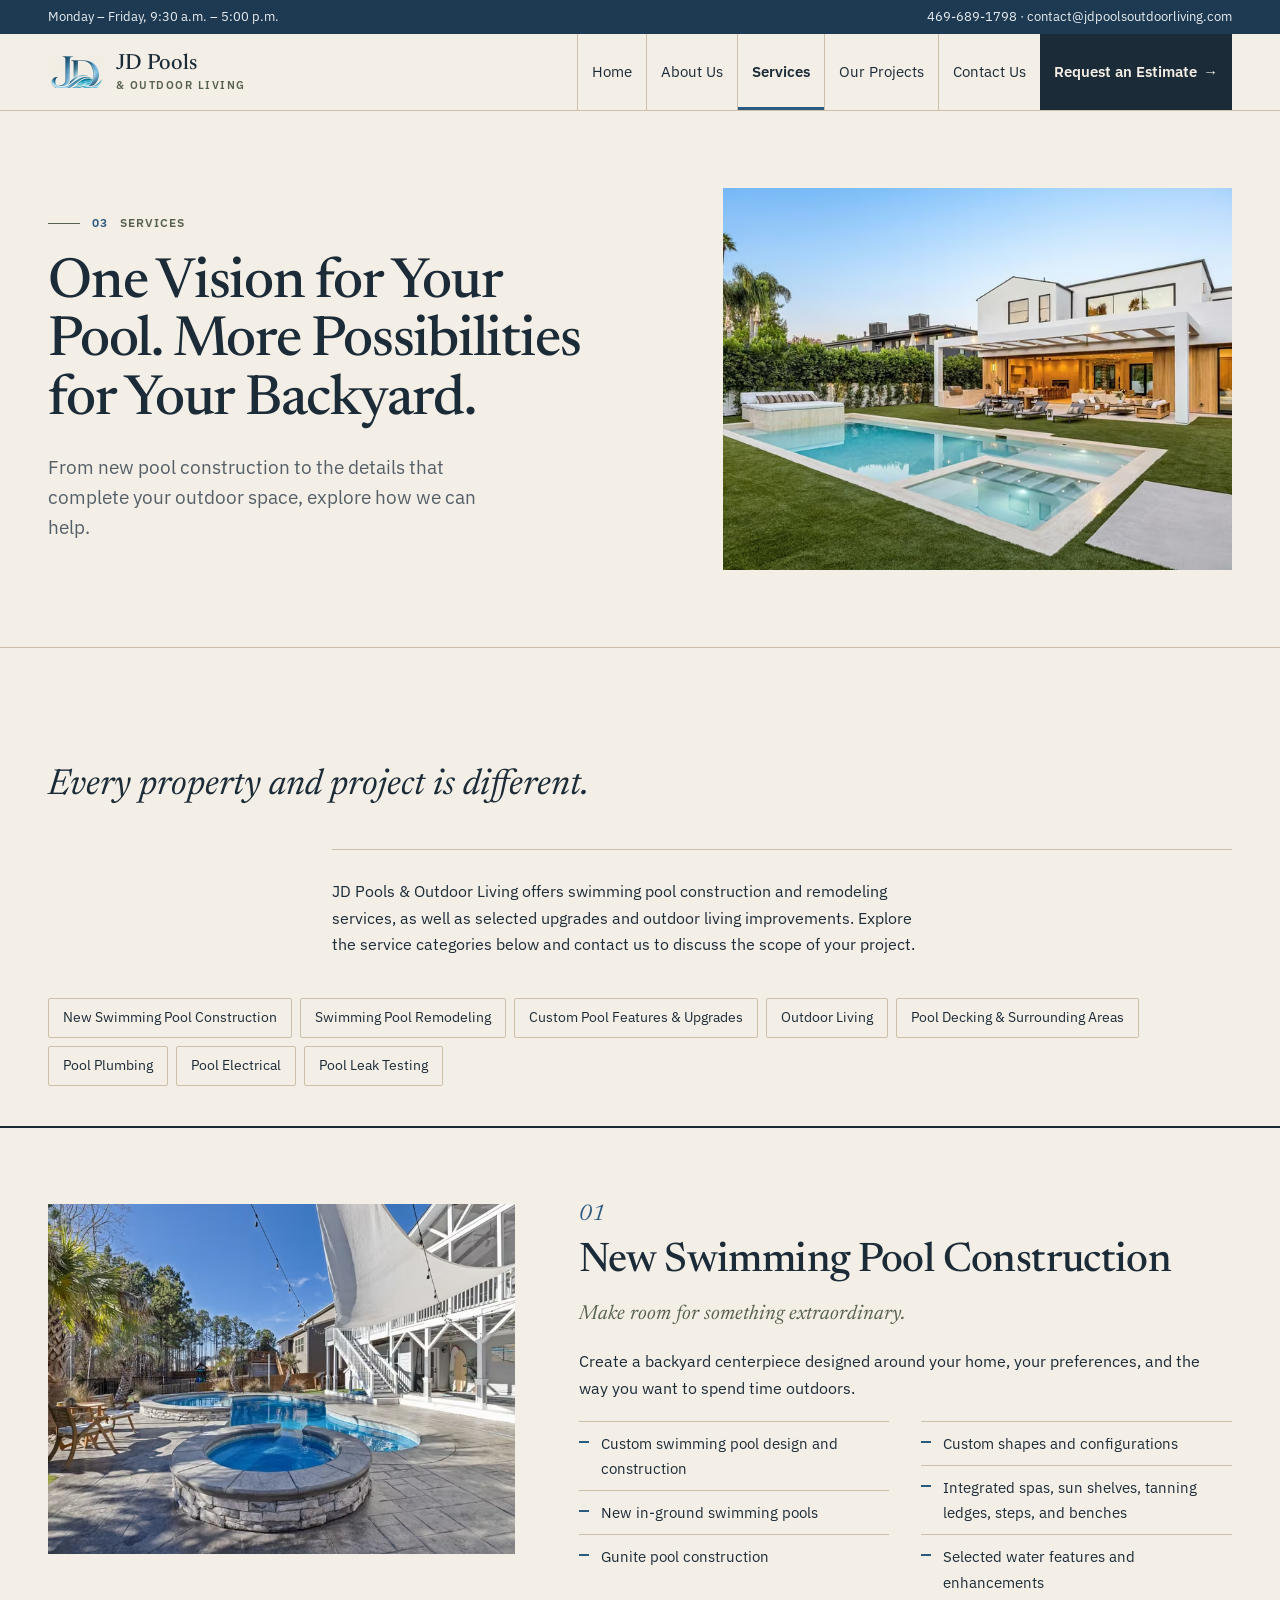
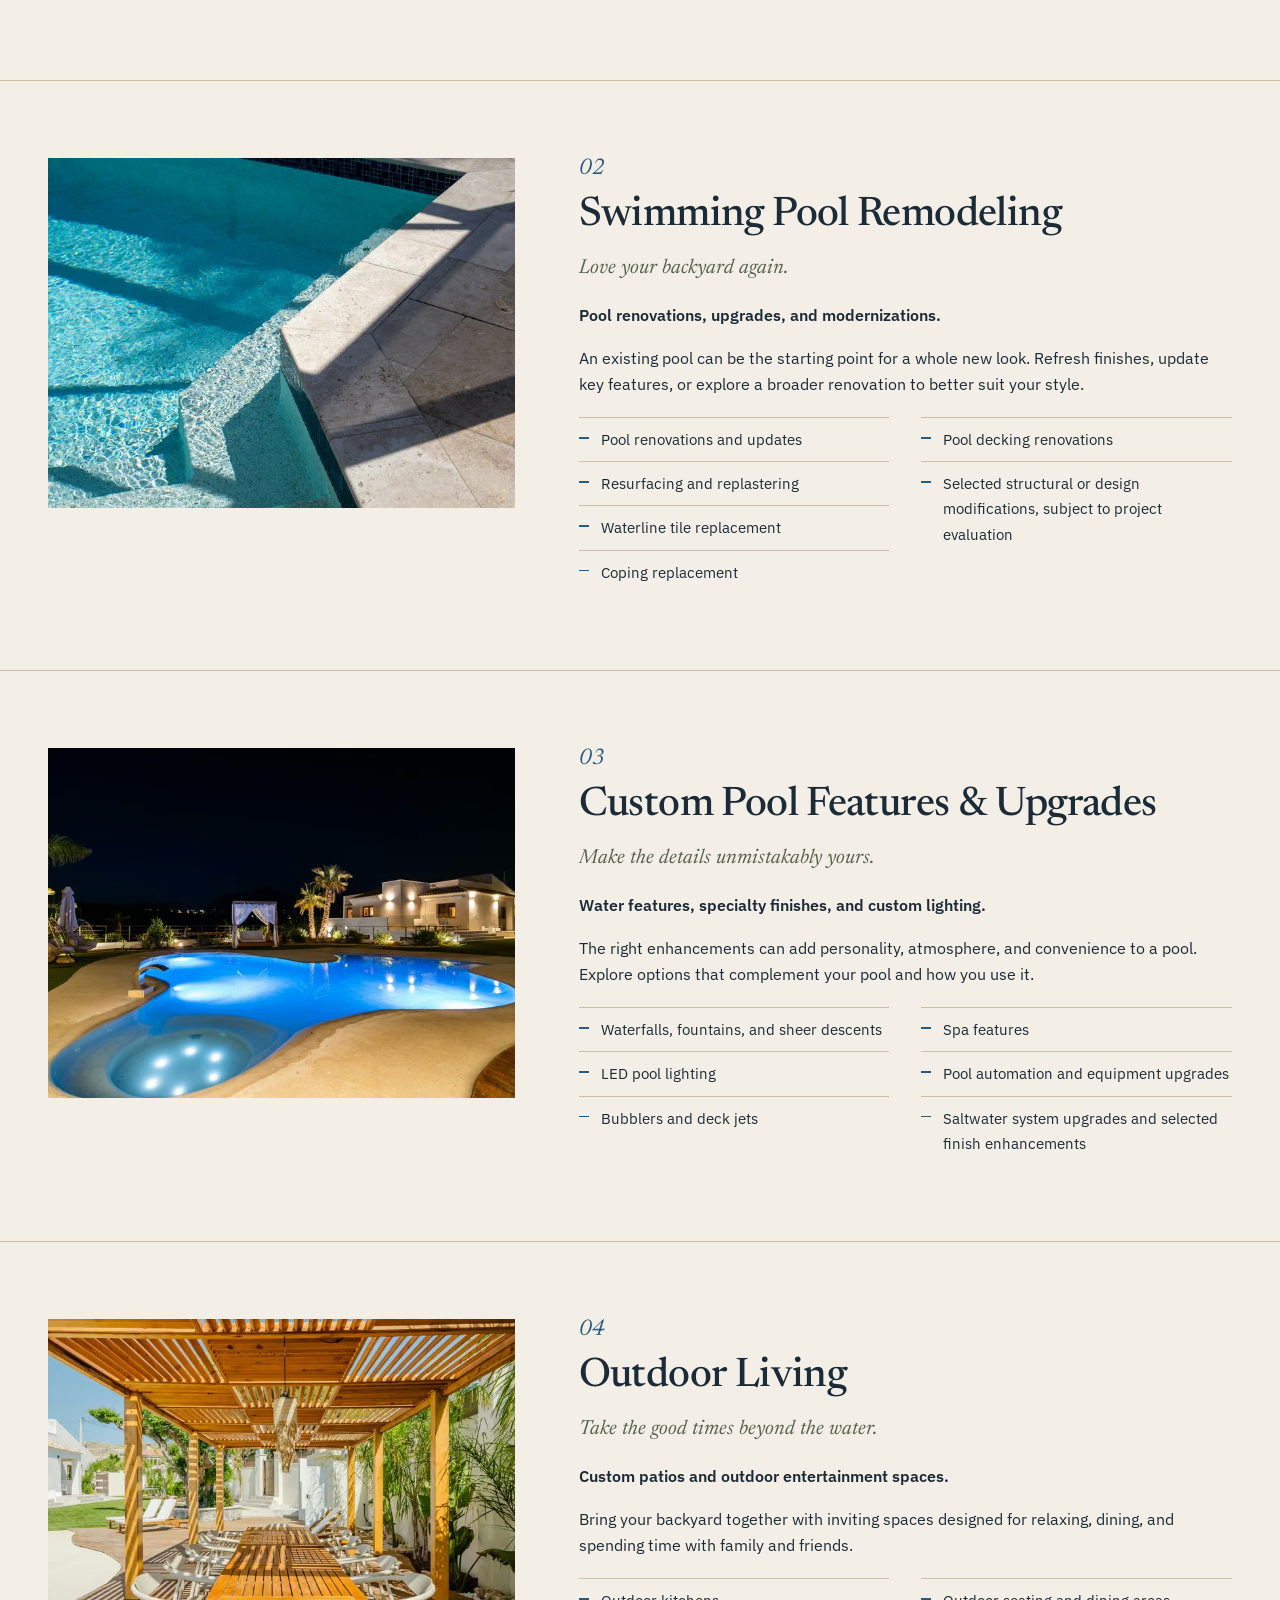
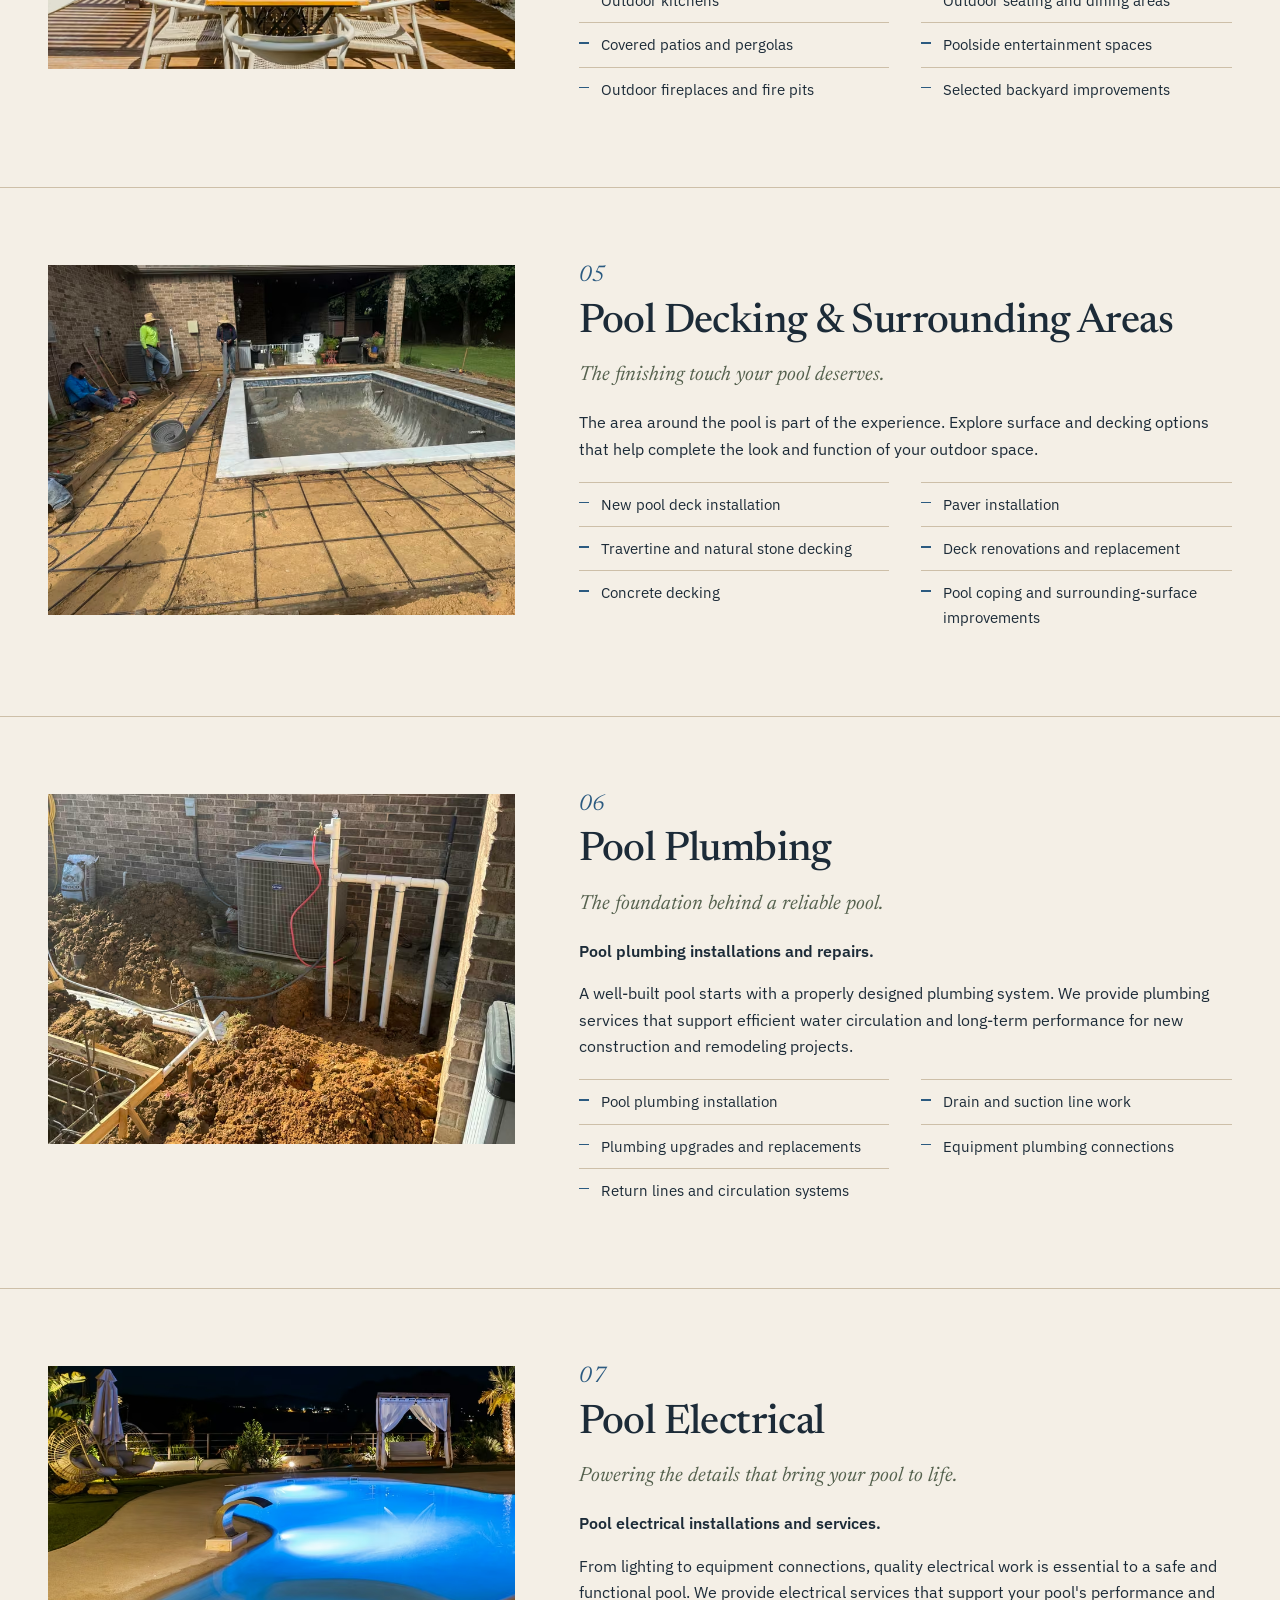
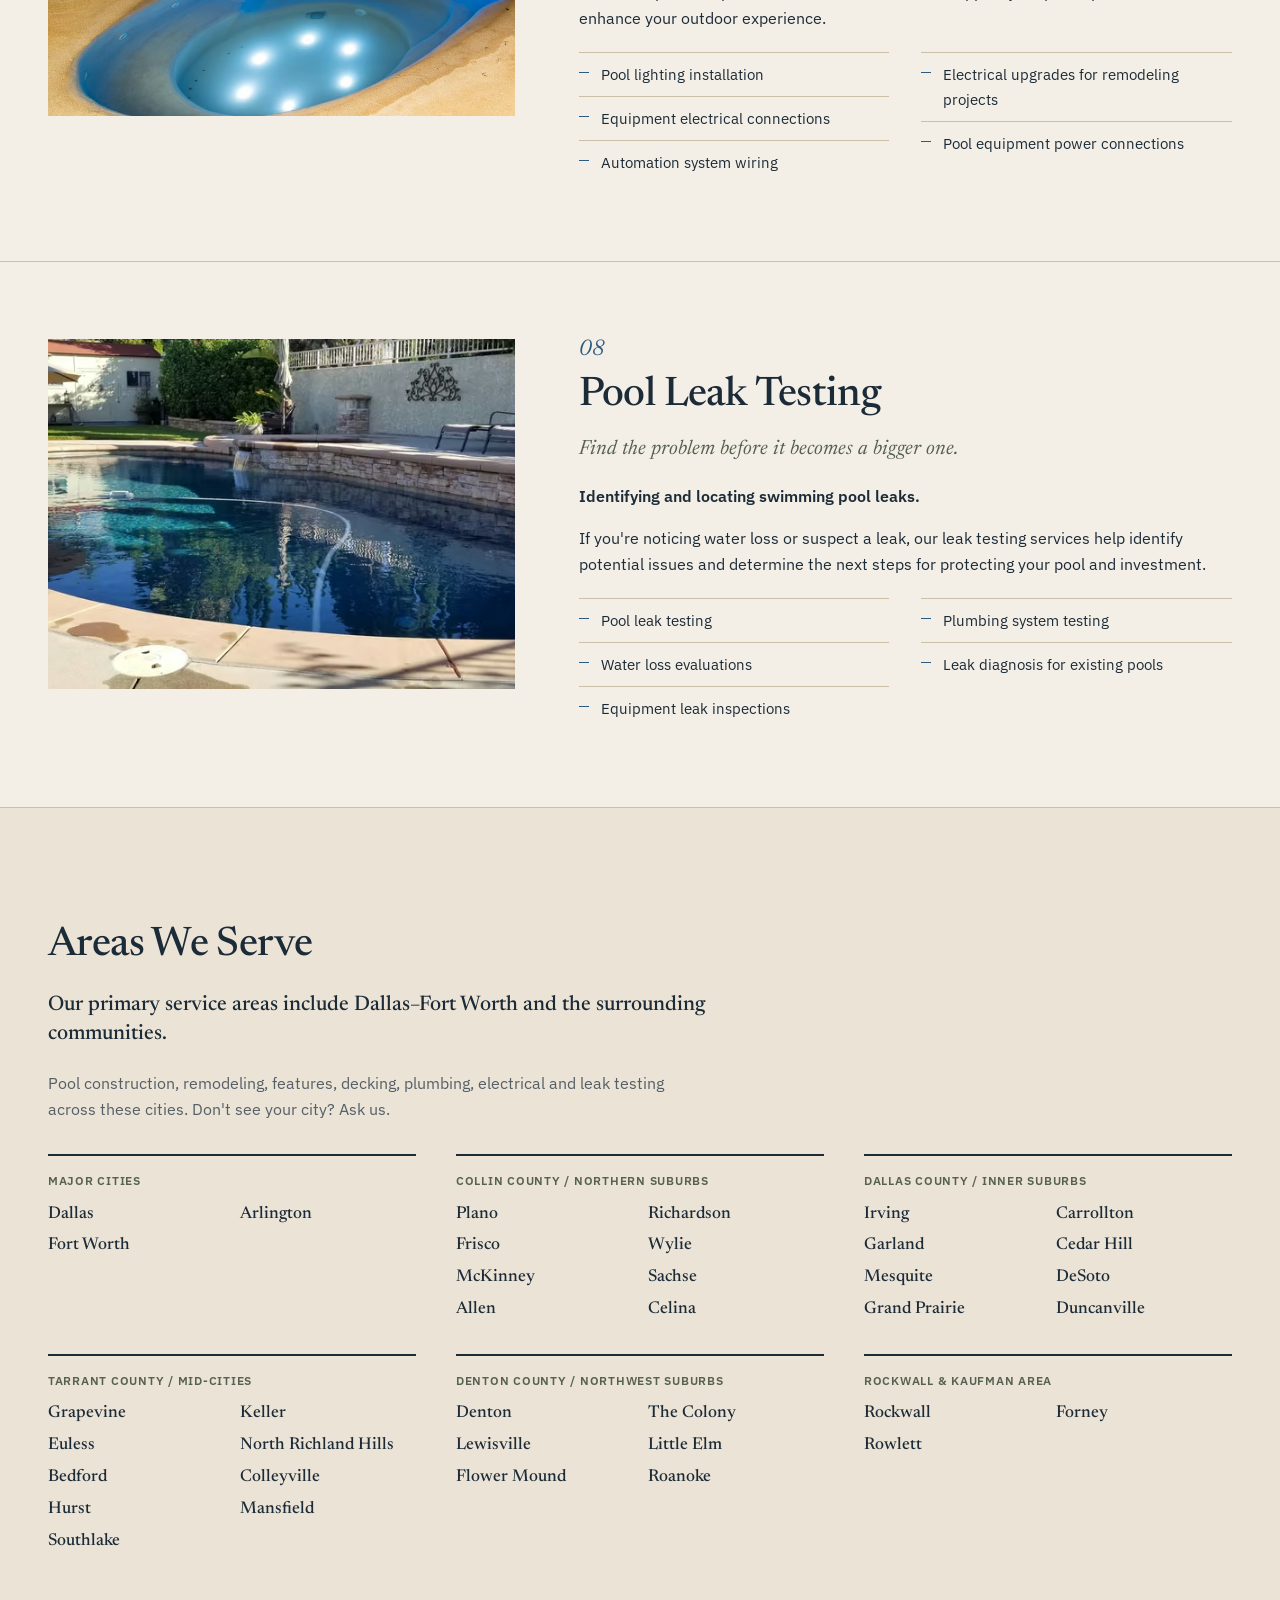
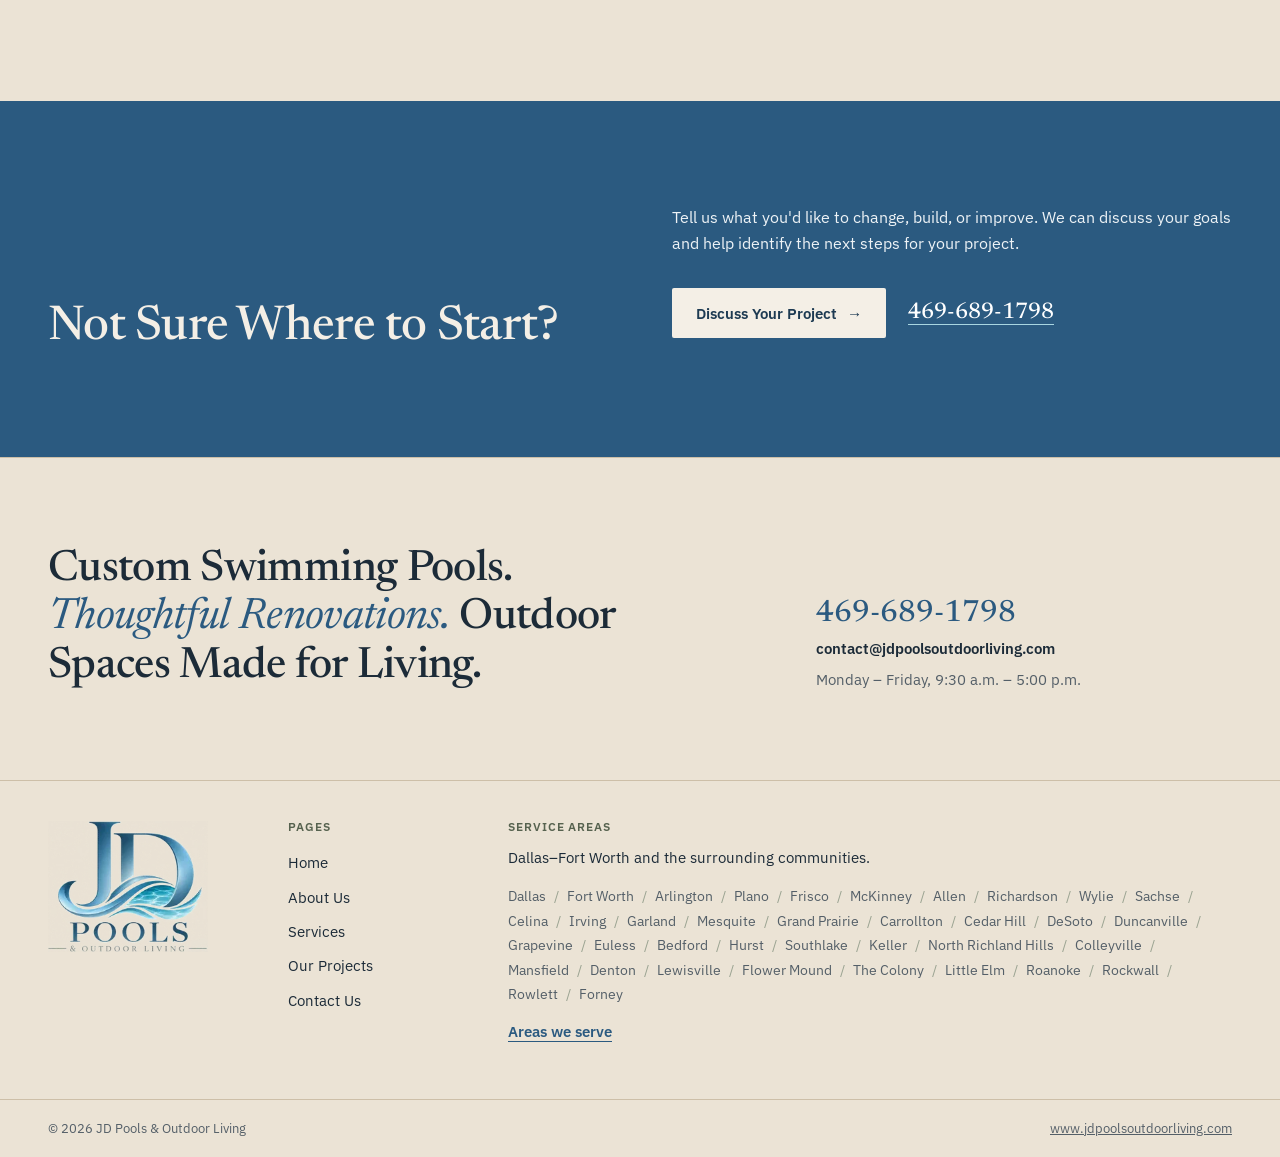
<file: services.html>
<!doctype html>
<html lang="en-US">
<head>
<meta charset="utf-8">
<meta name="viewport" content="width=device-width, initial-scale=1">
<title>Pool Construction, Remodeling &amp; Outdoor Living in Dallas, Fort Worth &amp; Plano | JD Pools</title>
<meta name="description" content="New pool construction, pool remodeling, custom features, outdoor living, decking, plumbing, electrical and leak testing in Dallas, Fort Worth, Plano, Frisco and surrounding cities."><meta name="robots" content="noindex, nofollow"><link rel="canonical" href="https://www.jdpoolsoutdoorliving.com/services.html">
<meta property="og:type" content="website">
<meta property="og:site_name" content="JD Pools &amp; Outdoor Living">
<meta property="og:title" content="Pool Construction, Remodeling &amp; Outdoor Living in Dallas, Fort Worth &amp; Plano | JD Pools">
<meta property="og:description" content="New pool construction, pool remodeling, custom features, outdoor living, decking, plumbing, electrical and leak testing in Dallas, Fort Worth, Plano, Frisco and surrounding cities."><meta property="og:url" content="https://www.jdpoolsoutdoorliving.com/services.html">
<meta property="og:image" content="https://www.jdpoolsoutdoorliving.com/static/img/logo.png"><meta property="og:image:width" content="1122"><meta property="og:image:height" content="937"><meta name="twitter:card" content="summary">
<meta name="theme-color" content="#f3eee5">
<link rel="icon" href="static/img/favicon-32.png" type="image/png">
<link rel="icon" href="favicon.ico" sizes="32x32">
<link rel="apple-touch-icon" href="static/img/apple-touch-icon.png">
<link rel="preload" href="static/fonts/newsreader-500-latin.woff2" as="font" type="font/woff2" crossorigin>
<link rel="preload" href="static/fonts/newsreader-400i-latin.woff2" as="font" type="font/woff2" crossorigin>
<link rel="preload" href="static/fonts/ibmplexsans-var-latin.woff2" as="font" type="font/woff2" crossorigin>
<link rel="stylesheet" href="static/css/site.css?v=202611152344">
<link rel="preload" as="image" type="image/avif" imagesrcset="static/img/photos/as-1035298114-480.avif 480w, static/img/photos/as-1035298114-800.avif 800w, static/img/photos/as-1035298114-1200.avif 1200w, static/img/photos/as-1035298114-1600.avif 1600w, static/img/photos/as-1035298114-1920.avif 1920w" imagesizes="(min-width: 900px) 46vw, 100vw" fetchpriority="high"></head>
<body class="page-services">
<a class="skip" href="#main">Skip to content</a>
<header class="hdr" data-hdr>
  <div class="hdr__util">
    <div class="wrap hdr__util-in">
      <p>Monday – Friday, 9:30 a.m. – 5:00 p.m.</p>
      <p><a href="tel:+14696891798">469-689-1798</a><span aria-hidden="true"> · </span><a href="mailto:contact@jdpoolsoutdoorliving.com">contact@jdpoolsoutdoorliving.com</a></p>
    </div>
  </div>
  <div class="hdr__in wrap">
    <a class="brand" href="index.html" aria-label="JD Pools &amp; Outdoor Living, home">
      <picture><source type="image/webp" srcset="static/img/mark-c-112.webp"><img class="brand__mark" src="static/img/mark-c-112.png" width="56" height="32" alt=""></picture>
      <span class="brand__name">JD Pools<span class="brand__sub">&amp; Outdoor Living</span></span>
    </a>
    <nav class="nav" aria-label="Main">
      <button class="nav__toggle" aria-expanded="false" aria-controls="menu" data-menu-btn>Menu</button>
      <ul id="menu" class="nav__list" data-menu>
<li><a href="index.html">Home</a></li><li><a href="about.html">About Us</a></li><li><a href="services.html" aria-current="page">Services</a></li><li><a href="projects.html">Our Projects</a></li><li><a href="contact.html">Contact Us</a></li>        <li class="nav__cta"><a href="contact.html#estimate">Request an Estimate <span aria-hidden="true">&rarr;</span></a></li>
      </ul>
    </nav>
  </div>
</header>
<main id="main">
<section class="phero" aria-labelledby="h1">
  <div class="phero__grid wrap">
    <div class="phero__text">
      <p class="kicker"><span class="kicker__n" aria-hidden="true">03</span>Services</p>
      <h1 id="h1" class="display display--page">One Vision for Your Pool. More Possibilities for Your Backyard.</h1>
      <p class="lede">From new pool construction to the details that complete your outdoor space, explore how we can help.</p>
    </div>
    <div class="phero__media"><div class="photo phero__photo" style="aspect-ratio:4/3" data-src="adobe"><picture><source type="image/avif" srcset="static/img/photos/as-1035298114-480.avif 480w, static/img/photos/as-1035298114-800.avif 800w, static/img/photos/as-1035298114-1200.avif 1200w, static/img/photos/as-1035298114-1600.avif 1600w, static/img/photos/as-1035298114-1920.avif 1920w" sizes="(min-width: 900px) 46vw, 100vw"><source type="image/webp" srcset="static/img/photos/as-1035298114-480.webp 480w, static/img/photos/as-1035298114-800.webp 800w, static/img/photos/as-1035298114-1200.webp 1200w, static/img/photos/as-1035298114-1600.webp 1600w, static/img/photos/as-1035298114-1920.webp 1920w" sizes="(min-width: 900px) 46vw, 100vw"><img src="static/img/photos/as-1035298114-1200.jpg" srcset="static/img/photos/as-1035298114-480.jpg 480w, static/img/photos/as-1035298114-800.jpg 800w, static/img/photos/as-1035298114-1200.jpg 1200w, static/img/photos/as-1035298114-1600.jpg 1600w, static/img/photos/as-1035298114-1920.jpg 1920w" sizes="(min-width: 900px) 46vw, 100vw" alt="Wide view of a finished pool and spa on a lawn, opening onto a covered patio at a modern house" width="1200" height="800" fetchpriority="high" loading="eager" decoding="async" style="object-position:62% 55%"></picture></div></div>
  </div>
</section><section class="opener wrap" aria-label="Introduction">
  <div class="opener__grid">
    <p class="opener__big">Every property and project is different.</p>
    <div class="opener__cols"><p>JD Pools &amp; Outdoor Living offers swimming pool construction and remodeling services, as well as selected upgrades and outdoor living improvements. Explore the service categories below and contact us to discuss the scope of your project.</p></div>
  </div>
  <nav class="jump" aria-label="Services on this page">
    <ul><li><a href="#new-pool-construction">New Swimming Pool Construction</a></li><li><a href="#pool-remodeling">Swimming Pool Remodeling</a></li><li><a href="#pool-features">Custom Pool Features &amp; Upgrades</a></li><li><a href="#outdoor-living">Outdoor Living</a></li><li><a href="#pool-decking">Pool Decking &amp; Surrounding Areas</a></li><li><a href="#pool-plumbing">Pool Plumbing</a></li><li><a href="#pool-electrical">Pool Electrical</a></li><li><a href="#leak-testing">Pool Leak Testing</a></li></ul>
  </nav>
</section>
<div class="svc-detail">
<section id="new-pool-construction" class="svc wrap " aria-labelledby="new-pool-construction-h">
  <div class="svc__media"><div class="photo " style="aspect-ratio:4/3" data-src="stock"><picture><source type="image/avif" srcset="static/img/photos/px-36777953-480.avif 480w, static/img/photos/px-36777953-800.avif 800w, static/img/photos/px-36777953-1200.avif 1200w, static/img/photos/px-36777953-1600.avif 1600w, static/img/photos/px-36777953-1920.avif 1920w" sizes="(min-width: 900px) 40vw, 100vw"><source type="image/webp" srcset="static/img/photos/px-36777953-480.webp 480w, static/img/photos/px-36777953-800.webp 800w, static/img/photos/px-36777953-1200.webp 1200w, static/img/photos/px-36777953-1600.webp 1600w, static/img/photos/px-36777953-1920.webp 1920w" sizes="(min-width: 900px) 40vw, 100vw"><img src="static/img/photos/px-36777953-1200.jpg" srcset="static/img/photos/px-36777953-480.jpg 480w, static/img/photos/px-36777953-800.jpg 800w, static/img/photos/px-36777953-1200.jpg 1200w, static/img/photos/px-36777953-1600.jpg 1600w, static/img/photos/px-36777953-1920.jpg 1920w" sizes="(min-width: 900px) 40vw, 100vw" alt="Finished backyard pool, raised spa and stone deck (stock photo)" width="1200" height="800" loading="lazy" decoding="async" style="object-position:50% 55%"></picture></div></div>
  <div class="svc__text">
    <p class="svc__num" aria-hidden="true">01</p>
    <h2 id="new-pool-construction-h" class="h2">New Swimming Pool Construction</h2>
<p class="svc__kicker">Make room for something extraordinary.</p>    <p>Create a backyard centerpiece designed around your home, your preferences, and the way you want to spend time outdoors.</p>
<ul class="ticks"><li>Custom swimming pool design and construction</li><li>New in-ground swimming pools</li><li>Gunite pool construction</li><li>Custom shapes and configurations</li><li>Integrated spas, sun shelves, tanning ledges, steps, and benches</li><li>Selected water features and enhancements</li></ul>  </div>
</section>
<section id="pool-remodeling" class="svc wrap svc--flip" aria-labelledby="pool-remodeling-h">
  <div class="svc__media"><div class="photo " style="aspect-ratio:4/3" data-src="stock"><picture><source type="image/avif" srcset="static/img/photos/stock-pool-resurfaced-480.avif 480w, static/img/photos/stock-pool-resurfaced-800.avif 800w, static/img/photos/stock-pool-resurfaced-1200.avif 1200w, static/img/photos/stock-pool-resurfaced-1600.avif 1600w" sizes="(min-width: 900px) 40vw, 100vw"><source type="image/webp" srcset="static/img/photos/stock-pool-resurfaced-480.webp 480w, static/img/photos/stock-pool-resurfaced-800.webp 800w, static/img/photos/stock-pool-resurfaced-1200.webp 1200w, static/img/photos/stock-pool-resurfaced-1600.webp 1600w" sizes="(min-width: 900px) 40vw, 100vw"><img src="static/img/photos/stock-pool-resurfaced-1200.jpg" srcset="static/img/photos/stock-pool-resurfaced-480.jpg 480w, static/img/photos/stock-pool-resurfaced-800.jpg 800w, static/img/photos/stock-pool-resurfaced-1200.jpg 1200w, static/img/photos/stock-pool-resurfaced-1600.jpg 1600w" sizes="(min-width: 900px) 40vw, 100vw" alt="Pool steps with fresh blue waterline tile and travertine coping, illustrating a refreshed finish (stock photo, not a JD Pools project)" width="1200" height="800" loading="lazy" decoding="async" style="object-position:50% 50%"></picture></div></div>
  <div class="svc__text">
    <p class="svc__num" aria-hidden="true">02</p>
    <h2 id="pool-remodeling-h" class="h2">Swimming Pool Remodeling</h2>
<p class="svc__kicker">Love your backyard again.</p><p class="svc__summary">Pool renovations, upgrades, and modernizations.</p>    <p>An existing pool can be the starting point for a whole new look. Refresh finishes, update key features, or explore a broader renovation to better suit your style.</p>
<ul class="ticks"><li>Pool renovations and updates</li><li>Resurfacing and replastering</li><li>Waterline tile replacement</li><li>Coping replacement</li><li>Pool decking renovations</li><li>Selected structural or design modifications, subject to project evaluation</li></ul>  </div>
</section>
<section id="pool-features" class="svc wrap " aria-labelledby="pool-features-h">
  <div class="svc__media"><div class="photo " style="aspect-ratio:4/3" data-src="stock"><picture><source type="image/avif" srcset="static/img/photos/stock-pool-lights-night-480.avif 480w, static/img/photos/stock-pool-lights-night-800.avif 800w, static/img/photos/stock-pool-lights-night-1200.avif 1200w, static/img/photos/stock-pool-lights-night-1600.avif 1600w" sizes="(min-width: 900px) 40vw, 100vw"><source type="image/webp" srcset="static/img/photos/stock-pool-lights-night-480.webp 480w, static/img/photos/stock-pool-lights-night-800.webp 800w, static/img/photos/stock-pool-lights-night-1200.webp 1200w, static/img/photos/stock-pool-lights-night-1600.webp 1600w" sizes="(min-width: 900px) 40vw, 100vw"><img src="static/img/photos/stock-pool-lights-night-1200.jpg" srcset="static/img/photos/stock-pool-lights-night-480.jpg 480w, static/img/photos/stock-pool-lights-night-800.jpg 800w, static/img/photos/stock-pool-lights-night-1200.jpg 1200w, static/img/photos/stock-pool-lights-night-1600.jpg 1600w" sizes="(min-width: 900px) 40vw, 100vw" alt="Free-form pool glowing with underwater LED lights at night (stock photo)" width="1200" height="800" loading="lazy" decoding="async" style="object-position:50% 60%"></picture></div></div>
  <div class="svc__text">
    <p class="svc__num" aria-hidden="true">03</p>
    <h2 id="pool-features-h" class="h2">Custom Pool Features &amp; Upgrades</h2>
<p class="svc__kicker">Make the details unmistakably yours.</p><p class="svc__summary">Water features, specialty finishes, and custom lighting.</p>    <p>The right enhancements can add personality, atmosphere, and convenience to a pool. Explore options that complement your pool and how you use it.</p>
<ul class="ticks"><li>Waterfalls, fountains, and sheer descents</li><li>LED pool lighting</li><li>Bubblers and deck jets</li><li>Spa features</li><li>Pool automation and equipment upgrades</li><li>Saltwater system upgrades and selected finish enhancements</li></ul>  </div>
</section>
<section id="outdoor-living" class="svc wrap svc--flip" aria-labelledby="outdoor-living-h">
  <div class="svc__media"><div class="photo " style="aspect-ratio:4/3" data-src="stock"><picture><source type="image/avif" srcset="static/img/photos/stock-pergola-dining-480.avif 480w, static/img/photos/stock-pergola-dining-800.avif 800w, static/img/photos/stock-pergola-dining-1200.avif 1200w, static/img/photos/stock-pergola-dining-1600.avif 1600w" sizes="(min-width: 900px) 40vw, 100vw"><source type="image/webp" srcset="static/img/photos/stock-pergola-dining-480.webp 480w, static/img/photos/stock-pergola-dining-800.webp 800w, static/img/photos/stock-pergola-dining-1200.webp 1200w, static/img/photos/stock-pergola-dining-1600.webp 1600w" sizes="(min-width: 900px) 40vw, 100vw"><img src="static/img/photos/stock-pergola-dining-1200.jpg" srcset="static/img/photos/stock-pergola-dining-480.jpg 480w, static/img/photos/stock-pergola-dining-800.jpg 800w, static/img/photos/stock-pergola-dining-1200.jpg 1200w, static/img/photos/stock-pergola-dining-1600.jpg 1600w" sizes="(min-width: 900px) 40vw, 100vw" alt="Shaded wooden pergola over an outdoor dining table on a deck (stock photo)" width="1200" height="800" loading="lazy" decoding="async" style="object-position:50% 50%"></picture></div></div>
  <div class="svc__text">
    <p class="svc__num" aria-hidden="true">04</p>
    <h2 id="outdoor-living-h" class="h2">Outdoor Living</h2>
<p class="svc__kicker">Take the good times beyond the water.</p><p class="svc__summary">Custom patios and outdoor entertainment spaces.</p>    <p>Bring your backyard together with inviting spaces designed for relaxing, dining, and spending time with family and friends.</p>
<ul class="ticks"><li>Outdoor kitchens</li><li>Covered patios and pergolas</li><li>Outdoor fireplaces and fire pits</li><li>Outdoor seating and dining areas</li><li>Poolside entertainment spaces</li><li>Selected backyard improvements</li></ul>  </div>
</section>
<section id="pool-decking" class="svc wrap " aria-labelledby="pool-decking-h">
  <div class="svc__media"><div class="photo " style="aspect-ratio:4/3" data-src="client"><picture><source type="image/avif" srcset="static/img/photos/jd-deck-8513-480.avif 480w, static/img/photos/jd-deck-8513-800.avif 800w, static/img/photos/jd-deck-8513-1200.avif 1200w, static/img/photos/jd-deck-8513-1600.avif 1600w" sizes="(min-width: 900px) 40vw, 100vw"><source type="image/webp" srcset="static/img/photos/jd-deck-8513-480.webp 480w, static/img/photos/jd-deck-8513-800.webp 800w, static/img/photos/jd-deck-8513-1200.webp 1200w, static/img/photos/jd-deck-8513-1600.webp 1600w" sizes="(min-width: 900px) 40vw, 100vw"><img src="static/img/photos/jd-deck-8513-1200.jpg" srcset="static/img/photos/jd-deck-8513-480.jpg 480w, static/img/photos/jd-deck-8513-800.jpg 800w, static/img/photos/jd-deck-8513-1200.jpg 1200w, static/img/photos/jd-deck-8513-1600.jpg 1600w" sizes="(min-width: 900px) 40vw, 100vw" alt="Steel grid and new coping as the pool deck is formed" width="1200" height="900" loading="lazy" decoding="async" style="object-position:50% 55%"></picture></div></div>
  <div class="svc__text">
    <p class="svc__num" aria-hidden="true">05</p>
    <h2 id="pool-decking-h" class="h2">Pool Decking &amp; Surrounding Areas</h2>
<p class="svc__kicker">The finishing touch your pool deserves.</p>    <p>The area around the pool is part of the experience. Explore surface and decking options that help complete the look and function of your outdoor space.</p>
<ul class="ticks"><li>New pool deck installation</li><li>Travertine and natural stone decking</li><li>Concrete decking</li><li>Paver installation</li><li>Deck renovations and replacement</li><li>Pool coping and surrounding-surface improvements</li></ul>  </div>
</section>
<section id="pool-plumbing" class="svc wrap svc--flip" aria-labelledby="pool-plumbing-h">
  <div class="svc__media"><div class="photo " style="aspect-ratio:4/3" data-src="client"><picture><source type="image/avif" srcset="static/img/photos/plumbing-stubouts-480.avif 480w, static/img/photos/plumbing-stubouts-800.avif 800w, static/img/photos/plumbing-stubouts-1200.avif 1200w, static/img/photos/plumbing-stubouts-1600.avif 1600w" sizes="(min-width: 900px) 40vw, 100vw"><source type="image/webp" srcset="static/img/photos/plumbing-stubouts-480.webp 480w, static/img/photos/plumbing-stubouts-800.webp 800w, static/img/photos/plumbing-stubouts-1200.webp 1200w, static/img/photos/plumbing-stubouts-1600.webp 1600w" sizes="(min-width: 900px) 40vw, 100vw"><img src="static/img/photos/plumbing-stubouts-1200.jpg" srcset="static/img/photos/plumbing-stubouts-480.jpg 480w, static/img/photos/plumbing-stubouts-800.jpg 800w, static/img/photos/plumbing-stubouts-1200.jpg 1200w, static/img/photos/plumbing-stubouts-1600.jpg 1600w" sizes="(min-width: 900px) 40vw, 100vw" alt="New pool plumbing stub-outs beside the home before the equipment pad is set" width="1200" height="1600" loading="lazy" decoding="async" style="object-position:50% 55%"></picture></div></div>
  <div class="svc__text">
    <p class="svc__num" aria-hidden="true">06</p>
    <h2 id="pool-plumbing-h" class="h2">Pool Plumbing</h2>
<p class="svc__kicker">The foundation behind a reliable pool.</p><p class="svc__summary">Pool plumbing installations and repairs.</p>    <p>A well-built pool starts with a properly designed plumbing system. We provide plumbing services that support efficient water circulation and long-term performance for new construction and remodeling projects.</p>
<ul class="ticks"><li>Pool plumbing installation</li><li>Plumbing upgrades and replacements</li><li>Return lines and circulation systems</li><li>Drain and suction line work</li><li>Equipment plumbing connections</li></ul>  </div>
</section>
<section id="pool-electrical" class="svc wrap " aria-labelledby="pool-electrical-h">
  <div class="svc__media"><div class="photo " style="aspect-ratio:4/3" data-src="stock"><picture><source type="image/avif" srcset="static/img/photos/stock-pool-lights-detail-480.avif 480w, static/img/photos/stock-pool-lights-detail-800.avif 800w, static/img/photos/stock-pool-lights-detail-1200.avif 1200w" sizes="(min-width: 900px) 40vw, 100vw"><source type="image/webp" srcset="static/img/photos/stock-pool-lights-detail-480.webp 480w, static/img/photos/stock-pool-lights-detail-800.webp 800w, static/img/photos/stock-pool-lights-detail-1200.webp 1200w" sizes="(min-width: 900px) 40vw, 100vw"><img src="static/img/photos/stock-pool-lights-detail-1200.jpg" srcset="static/img/photos/stock-pool-lights-detail-480.jpg 480w, static/img/photos/stock-pool-lights-detail-800.jpg 800w, static/img/photos/stock-pool-lights-detail-1200.jpg 1200w" sizes="(min-width: 900px) 40vw, 100vw" alt="Underwater LED pool lights glowing in a pool&#39;s shallow lounging area at night (stock photo)" width="1200" height="900" loading="lazy" decoding="async" style="object-position:40% 60%"></picture></div></div>
  <div class="svc__text">
    <p class="svc__num" aria-hidden="true">07</p>
    <h2 id="pool-electrical-h" class="h2">Pool Electrical</h2>
<p class="svc__kicker">Powering the details that bring your pool to life.</p><p class="svc__summary">Pool electrical installations and services.</p>    <p>From lighting to equipment connections, quality electrical work is essential to a safe and functional pool. We provide electrical services that support your pool&#39;s performance and enhance your outdoor experience.</p>
<ul class="ticks"><li>Pool lighting installation</li><li>Equipment electrical connections</li><li>Automation system wiring</li><li>Electrical upgrades for remodeling projects</li><li>Pool equipment power connections</li></ul>  </div>
</section>
<section id="leak-testing" class="svc wrap svc--flip" aria-labelledby="leak-testing-h">
  <div class="svc__media"><div class="photo " style="aspect-ratio:4/3" data-src="stock"><picture><source type="image/avif" srcset="static/img/photos/stock-pool-service-480.avif 480w, static/img/photos/stock-pool-service-800.avif 800w, static/img/photos/stock-pool-service-1200.avif 1200w, static/img/photos/stock-pool-service-1600.avif 1600w" sizes="(min-width: 900px) 40vw, 100vw"><source type="image/webp" srcset="static/img/photos/stock-pool-service-480.webp 480w, static/img/photos/stock-pool-service-800.webp 800w, static/img/photos/stock-pool-service-1200.webp 1200w, static/img/photos/stock-pool-service-1600.webp 1600w" sizes="(min-width: 900px) 40vw, 100vw"><img src="static/img/photos/stock-pool-service-1200.jpg" srcset="static/img/photos/stock-pool-service-480.jpg 480w, static/img/photos/stock-pool-service-800.jpg 800w, static/img/photos/stock-pool-service-1200.jpg 1200w, static/img/photos/stock-pool-service-1600.jpg 1600w" sizes="(min-width: 900px) 40vw, 100vw" alt="Backyard pool during a service visit, with the skimmer lid off and a hose line in the water (stock photo)" width="1200" height="584" loading="lazy" decoding="async" style="object-position:50% 55%"></picture></div></div>
  <div class="svc__text">
    <p class="svc__num" aria-hidden="true">08</p>
    <h2 id="leak-testing-h" class="h2">Pool Leak Testing</h2>
<p class="svc__kicker">Find the problem before it becomes a bigger one.</p><p class="svc__summary">Identifying and locating swimming pool leaks.</p>    <p>If you&#39;re noticing water loss or suspect a leak, our leak testing services help identify potential issues and determine the next steps for protecting your pool and investment.</p>
<ul class="ticks"><li>Pool leak testing</li><li>Water loss evaluations</li><li>Equipment leak inspections</li><li>Plumbing system testing</li><li>Leak diagnosis for existing pools</li></ul>  </div>
</section>
</div>
<section class="areas" id="service-areas" aria-labelledby="svc-areas-h">
  <div class="wrap">
    <h2 id="svc-areas-h" class="h2">Areas We Serve</h2>
    <p class="areas__lead">Our primary service areas include Dallas–Fort Worth and the surrounding communities.</p>
    <p class="areas__sub">Pool construction, remodeling, features, decking, plumbing, electrical and leak testing across these cities. Don't see your city? Ask us.</p>
    <div class="areas__grid">
<div><h3 class="areas__h">Major Cities</h3><ul><li>Dallas</li><li>Fort Worth</li><li>Arlington</li></ul></div><div><h3 class="areas__h">Collin County / Northern Suburbs</h3><ul><li>Plano</li><li>Frisco</li><li>McKinney</li><li>Allen</li><li>Richardson</li><li>Wylie</li><li>Sachse</li><li>Celina</li></ul></div><div><h3 class="areas__h">Dallas County / Inner Suburbs</h3><ul><li>Irving</li><li>Garland</li><li>Mesquite</li><li>Grand Prairie</li><li>Carrollton</li><li>Cedar Hill</li><li>DeSoto</li><li>Duncanville</li></ul></div><div><h3 class="areas__h">Tarrant County / Mid-Cities</h3><ul><li>Grapevine</li><li>Euless</li><li>Bedford</li><li>Hurst</li><li>Southlake</li><li>Keller</li><li>North Richland Hills</li><li>Colleyville</li><li>Mansfield</li></ul></div><div><h3 class="areas__h">Denton County / Northwest Suburbs</h3><ul><li>Denton</li><li>Lewisville</li><li>Flower Mound</li><li>The Colony</li><li>Little Elm</li><li>Roanoke</li></ul></div><div><h3 class="areas__h">Rockwall &amp; Kaufman Area</h3><ul><li>Rockwall</li><li>Rowlett</li><li>Forney</li></ul></div>    </div>
  </div>
</section>
<section class="cta" aria-labelledby="cta-h">
  <div class="wrap cta__grid">
    <div class="cta__text">
      <h2 id="cta-h" class="h2 h2--light">Not Sure Where to Start?</h2>
    </div>
    <div class="cta__body">
<p>Tell us what you&#39;d like to change, build, or improve. We can discuss your goals and help identify the next steps for your project.</p>      <p class="btnrow"><a class="btn btn--light" href="contact.html#estimate">Discuss Your Project</a> <a class="cta__tel" href="tel:+14696891798">469-689-1798</a></p>
    </div>
  </div>
</section></main>
<footer class="ftr">
  <div class="wrap ftr__top">
    <p class="ftr__big">Custom Swimming Pools. <em>Thoughtful Renovations.</em> Outdoor Spaces Made for Living.</p>
    <div class="ftr__reach">
      <a class="ftr__phone" href="tel:+14696891798">469-689-1798</a>
      <a href="mailto:contact@jdpoolsoutdoorliving.com">contact@jdpoolsoutdoorliving.com</a>
      <p>Monday – Friday, 9:30 a.m. – 5:00 p.m.</p>
    </div>
  </div>
  <div class="wrap ftr__mid">
    <div class="ftr__brand">
      <img src="static/img/logo-c-240.webp" width="160" height="131" alt="JD Pools &amp; Outdoor Living logo" loading="lazy">
    </div>
    <nav aria-label="Footer">
      <h2 class="ftr__h">Pages</h2>
      <ul class="ftr__pages"><li><a href="index.html">Home</a></li><li><a href="about.html">About Us</a></li><li><a href="services.html">Services</a></li><li><a href="projects.html">Our Projects</a></li><li><a href="contact.html">Contact Us</a></li></ul>
    </nav>
    <div class="ftr__areas">
      <h2 class="ftr__h">Service Areas</h2>
      <p>Dallas–Fort Worth and the surrounding communities.</p>
      <ul class="ftr__cities"><li>Dallas</li><li>Fort Worth</li><li>Arlington</li><li>Plano</li><li>Frisco</li><li>McKinney</li><li>Allen</li><li>Richardson</li><li>Wylie</li><li>Sachse</li><li>Celina</li><li>Irving</li><li>Garland</li><li>Mesquite</li><li>Grand Prairie</li><li>Carrollton</li><li>Cedar Hill</li><li>DeSoto</li><li>Duncanville</li><li>Grapevine</li><li>Euless</li><li>Bedford</li><li>Hurst</li><li>Southlake</li><li>Keller</li><li>North Richland Hills</li><li>Colleyville</li><li>Mansfield</li><li>Denton</li><li>Lewisville</li><li>Flower Mound</li><li>The Colony</li><li>Little Elm</li><li>Roanoke</li><li>Rockwall</li><li>Rowlett</li><li>Forney</li></ul>
      <p><a class="link" href="contact.html#areas">Areas we serve</a></p>
    </div>
  </div>
  <div class="wrap ftr__base">
    <p>&copy; 2026 JD Pools &amp; Outdoor Living</p>
    <p><a href="https://www.jdpoolsoutdoorliving.com/">www.jdpoolsoutdoorliving.com</a></p>
  </div>
</footer>
<script src="static/js/site.js?v=202611152344" defer></script>
</body>
</html>
</file>
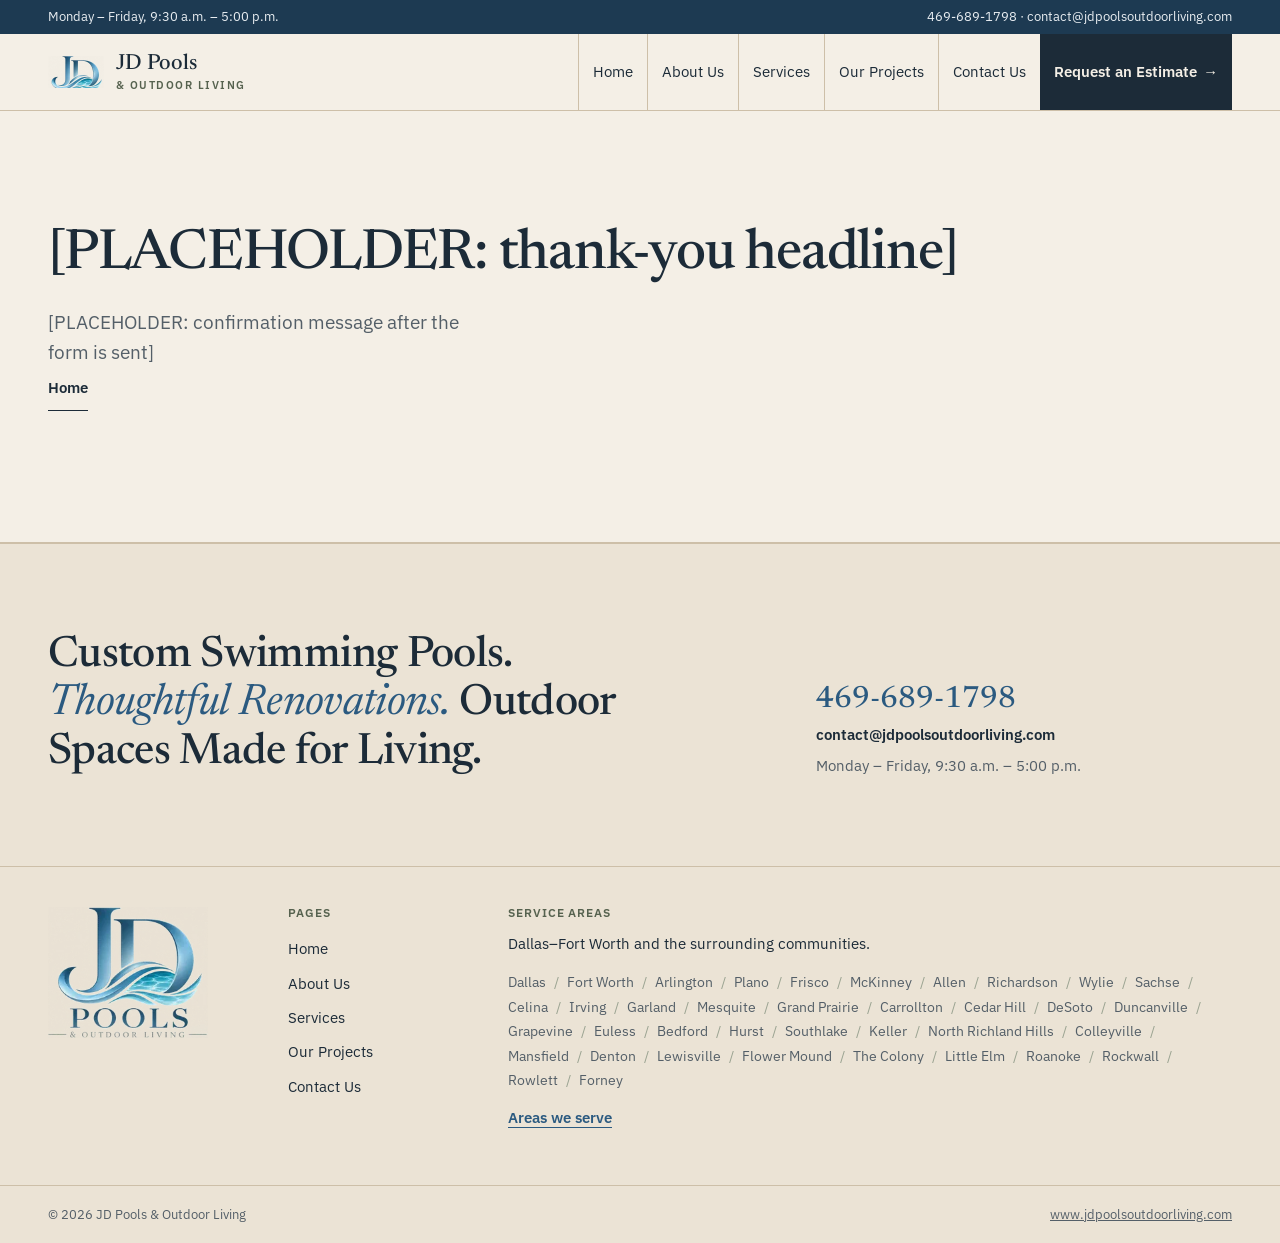
<file: thanks.html>
<!doctype html>
<html lang="en-US">
<head>
<meta charset="utf-8">
<meta name="viewport" content="width=device-width, initial-scale=1">
<title>Thank You | JD Pools &amp; Outdoor Living</title>
<meta name="robots" content="noindex, nofollow"><link rel="canonical" href="https://www.jdpoolsoutdoorliving.com/thanks.html">
<meta property="og:type" content="website">
<meta property="og:site_name" content="JD Pools &amp; Outdoor Living">
<meta property="og:title" content="Thank You | JD Pools &amp; Outdoor Living">
<meta property="og:url" content="https://www.jdpoolsoutdoorliving.com/thanks.html">
<meta property="og:image" content="https://www.jdpoolsoutdoorliving.com/static/img/logo.png"><meta property="og:image:width" content="1122"><meta property="og:image:height" content="937"><meta name="twitter:card" content="summary">
<meta name="theme-color" content="#f3eee5">
<link rel="icon" href="static/img/favicon-32.png" type="image/png">
<link rel="icon" href="favicon.ico" sizes="32x32">
<link rel="apple-touch-icon" href="static/img/apple-touch-icon.png">
<link rel="preload" href="static/fonts/newsreader-500-latin.woff2" as="font" type="font/woff2" crossorigin>
<link rel="preload" href="static/fonts/newsreader-400i-latin.woff2" as="font" type="font/woff2" crossorigin>
<link rel="preload" href="static/fonts/ibmplexsans-var-latin.woff2" as="font" type="font/woff2" crossorigin>
<link rel="stylesheet" href="static/css/site.css?v=202611152344">
</head>
<body class="page-thanks">
<a class="skip" href="#main">Skip to content</a>
<header class="hdr" data-hdr>
  <div class="hdr__util">
    <div class="wrap hdr__util-in">
      <p>Monday – Friday, 9:30 a.m. – 5:00 p.m.</p>
      <p><a href="tel:+14696891798">469-689-1798</a><span aria-hidden="true"> · </span><a href="mailto:contact@jdpoolsoutdoorliving.com">contact@jdpoolsoutdoorliving.com</a></p>
    </div>
  </div>
  <div class="hdr__in wrap">
    <a class="brand" href="index.html" aria-label="JD Pools &amp; Outdoor Living, home">
      <picture><source type="image/webp" srcset="static/img/mark-c-112.webp"><img class="brand__mark" src="static/img/mark-c-112.png" width="56" height="32" alt=""></picture>
      <span class="brand__name">JD Pools<span class="brand__sub">&amp; Outdoor Living</span></span>
    </a>
    <nav class="nav" aria-label="Main">
      <button class="nav__toggle" aria-expanded="false" aria-controls="menu" data-menu-btn>Menu</button>
      <ul id="menu" class="nav__list" data-menu>
<li><a href="index.html">Home</a></li><li><a href="about.html">About Us</a></li><li><a href="services.html">Services</a></li><li><a href="projects.html">Our Projects</a></li><li><a href="contact.html">Contact Us</a></li>        <li class="nav__cta"><a href="contact.html#estimate">Request an Estimate <span aria-hidden="true">&rarr;</span></a></li>
      </ul>
    </nav>
  </div>
</header>
<main id="main">
<section class="phero phero--short"><div class="wrap phero__text phero__text--solo">
<h1 id="h1" class="display display--page">[PLACEHOLDER: thank-you headline]</h1>
<p class="lede">[PLACEHOLDER: confirmation message after the form is sent]</p>
<p><a class="btn btn--ghost" href="index.html">Home</a></p></div></section>
</main>
<footer class="ftr">
  <div class="wrap ftr__top">
    <p class="ftr__big">Custom Swimming Pools. <em>Thoughtful Renovations.</em> Outdoor Spaces Made for Living.</p>
    <div class="ftr__reach">
      <a class="ftr__phone" href="tel:+14696891798">469-689-1798</a>
      <a href="mailto:contact@jdpoolsoutdoorliving.com">contact@jdpoolsoutdoorliving.com</a>
      <p>Monday – Friday, 9:30 a.m. – 5:00 p.m.</p>
    </div>
  </div>
  <div class="wrap ftr__mid">
    <div class="ftr__brand">
      <img src="static/img/logo-c-240.webp" width="160" height="131" alt="JD Pools &amp; Outdoor Living logo" loading="lazy">
    </div>
    <nav aria-label="Footer">
      <h2 class="ftr__h">Pages</h2>
      <ul class="ftr__pages"><li><a href="index.html">Home</a></li><li><a href="about.html">About Us</a></li><li><a href="services.html">Services</a></li><li><a href="projects.html">Our Projects</a></li><li><a href="contact.html">Contact Us</a></li></ul>
    </nav>
    <div class="ftr__areas">
      <h2 class="ftr__h">Service Areas</h2>
      <p>Dallas–Fort Worth and the surrounding communities.</p>
      <ul class="ftr__cities"><li>Dallas</li><li>Fort Worth</li><li>Arlington</li><li>Plano</li><li>Frisco</li><li>McKinney</li><li>Allen</li><li>Richardson</li><li>Wylie</li><li>Sachse</li><li>Celina</li><li>Irving</li><li>Garland</li><li>Mesquite</li><li>Grand Prairie</li><li>Carrollton</li><li>Cedar Hill</li><li>DeSoto</li><li>Duncanville</li><li>Grapevine</li><li>Euless</li><li>Bedford</li><li>Hurst</li><li>Southlake</li><li>Keller</li><li>North Richland Hills</li><li>Colleyville</li><li>Mansfield</li><li>Denton</li><li>Lewisville</li><li>Flower Mound</li><li>The Colony</li><li>Little Elm</li><li>Roanoke</li><li>Rockwall</li><li>Rowlett</li><li>Forney</li></ul>
      <p><a class="link" href="contact.html#areas">Areas we serve</a></p>
    </div>
  </div>
  <div class="wrap ftr__base">
    <p>&copy; 2026 JD Pools &amp; Outdoor Living</p>
    <p><a href="https://www.jdpoolsoutdoorliving.com/">www.jdpoolsoutdoorliving.com</a></p>
  </div>
</footer>
<script src="static/js/site.js?v=202611152344" defer></script>
</body>
</html>
</file>
<file: static/css/site.css>
/* JD Pools & Outdoor Living, Version C: "Site Journal".
   Editorial split-screen on warm limestone paper; ink + steel blue + pale aqua + sage taken from the logo itself
   (J/D steel blue ≈ #2f6583, water ≈ #afd9e7, rule line sage ≈ #7d8a7a). Newsreader (serif) + IBM Plex Sans. */
@font-face{font-family:Newsreader;src:url(../fonts/newsreader-500-latin.woff2) format("woff2");font-weight:500;font-style:normal;font-display:swap}
@font-face{font-family:Newsreader;src:url(../fonts/newsreader-400i-latin.woff2) format("woff2");font-weight:400;font-style:italic;font-display:swap}
@font-face{font-family:"IBM Plex Sans";src:url(../fonts/ibmplexsans-var-latin.woff2) format("woff2");font-weight:400 600;font-display:swap}
:root{
  --paper:#f4efe6; --paper2:#ebe3d5; --sand:#ded3c0; --line:#cdbfa8; --ink:#1c2b38; --muted:#545f68;
  --steel:#2b5a80; --steel-d:#1d3a52; --aqua:#a9d6e1; --sage:#56624f; --sage-l:#9aa391;
  --serif:Newsreader,"Iowan Old Style",Georgia,serif; --sans:"IBM Plex Sans","Segoe UI",Arial,sans-serif;
  --wrap:1280px; --gut:clamp(20px,4vw,48px); --sp:clamp(64px,9vw,128px);
}
*,*::before,*::after{box-sizing:border-box}
html{-webkit-text-size-adjust:100%;scroll-behavior:smooth;scroll-padding-top:110px}
@media (prefers-reduced-motion:reduce){html{scroll-behavior:auto}}
body{margin:0;background:var(--paper);color:var(--ink);font:400 1rem/1.65 var(--sans)}
img{max-width:100%;height:auto;display:block}
a{color:inherit}
:focus-visible{outline:2px solid var(--steel);outline-offset:3px}
.sr,.hp{position:absolute!important;width:1px;height:1px;overflow:hidden;clip:rect(0 0 0 0);white-space:nowrap}
.skip{position:absolute;left:12px;top:-60px;background:var(--ink);color:#fff;padding:10px 16px;z-index:100}
.skip:focus{top:12px}
.wrap{max-width:var(--wrap);margin-inline:auto;padding-inline:var(--gut)}
.mt{margin-top:48px}
p{margin:0 0 1em;max-width:64ch}

/* type */
.display{font:500 clamp(2.5rem,5.6vw,4.9rem)/1.04 var(--serif);letter-spacing:-.022em;margin:0;text-wrap:balance;color:var(--ink)}
.display em{font-style:italic;font-weight:400;color:var(--steel)}
.display--page{font-size:clamp(2.2rem,4.4vw,3.7rem)}
.h2{font:500 clamp(1.85rem,3.2vw,2.75rem)/1.1 var(--serif);letter-spacing:-.015em;margin:0 0 .55em;text-wrap:balance}
.h2--light{color:var(--paper)}
.h3{font:600 1rem/1.4 var(--sans);margin:0 0 .4em}
.kicker{display:flex;align-items:center;gap:12px;font:600 .75rem/1.2 var(--sans);letter-spacing:.08em;text-transform:uppercase;color:var(--sage);margin:0 0 24px}
.kicker::before{content:"";width:32px;height:1px;background:currentColor}
.kicker__n{font-variant-numeric:tabular-nums;color:var(--steel)}
.kicker--light{color:var(--aqua)}
.lede{font:400 clamp(1.05rem,1.5vw,1.2rem)/1.55 var(--sans);color:var(--muted);max-width:40ch;margin:22px 0 0}
.link{color:var(--steel);text-decoration-thickness:1px;text-underline-offset:4px;font-weight:600}

/* buttons: squared, sentence case */
.btnrow{display:flex;flex-wrap:wrap;align-items:center;gap:14px 22px;margin-top:32px}
.btn{display:inline-flex;align-items:center;gap:10px;min-height:50px;padding:0 24px;font:600 .95rem/1 var(--sans);text-decoration:none;border-radius:2px;transition:background .2s,color .2s}
.btn--primary{background:var(--steel);color:#fff}
.btn--primary:hover{background:var(--steel-d)}
.btn--primary::after,.btn--light::after{content:"→"}
.btn--line,.btn--ghost{padding:0;min-height:44px;border-bottom:1.5px solid currentColor;border-radius:0;color:var(--ink)}
.btn--line:hover,.btn--ghost:hover{color:var(--steel)}
.btn--light{background:var(--paper);color:var(--steel-d)}
.btn--light:hover{background:var(--aqua)}

/* photos / placeholders */
.photo{overflow:hidden;background:var(--sand)}
.photo picture,.photo img{width:100%;height:100%}
.photo img{object-fit:cover}
.ph{position:relative;width:100%;background:var(--sand);display:flex;align-items:flex-end}
.ph__label{margin:16px;font:600 .7rem/1.4 var(--sans);text-transform:uppercase;letter-spacing:.06em;color:#5a5245}
figure{margin:0}
figcaption{font:400 .8rem/1.4 var(--sans);color:var(--muted);margin-top:10px;padding-top:10px;border-top:1px solid var(--line)}

/* header: utility strip + ledger nav */
.hdr{position:sticky;top:0;z-index:50;background:var(--paper);border-bottom:1px solid var(--line)}
.hdr__util{background:var(--steel-d);color:#e9eef2;font-size:.8rem}
.hdr__util-in{display:flex;justify-content:space-between;gap:16px;min-height:34px;align-items:center}
.hdr__util p{margin:0}
.hdr__util a{text-decoration:none}.hdr__util a:hover{text-decoration:underline}
.hdr__in{display:flex;align-items:center;justify-content:space-between;min-height:72px;gap:24px}
.brand{display:flex;align-items:center;gap:12px;text-decoration:none}
.brand__mark{width:56px;height:auto}
.brand__name{font:500 1.35rem/1 var(--serif);color:var(--ink);display:flex;flex-direction:column;gap:4px}
.brand__sub{font:600 .66rem/1 var(--sans);letter-spacing:.14em;text-transform:uppercase;color:var(--sage)}
.nav__list{display:flex;align-items:stretch;list-style:none;margin:0;padding:0}
.nav__list a{display:flex;align-items:baseline;gap:6px;padding:26px 14px;text-decoration:none;font-size:.92rem;border-left:1px solid var(--line)}
.nav__list a:hover{background:var(--paper2)}
.nav__list a[aria-current="page"]{box-shadow:inset 0 -3px 0 var(--steel);font-weight:600}
.nav__cta a{background:var(--ink);color:var(--paper);font-weight:600;border-left:0}
.nav__cta a:hover{background:var(--steel)}
.nav__toggle{display:none}
@media (max-width:1060px){
  .hdr__util-in p:first-child{display:none}
  .hdr__util-in{justify-content:center}
  .nav__toggle{display:inline-flex;align-items:center;min-height:44px;padding:0 16px;background:none;border:1px solid var(--ink);border-radius:2px;font:600 .9rem var(--sans);color:var(--ink);cursor:pointer}
  .nav__toggle[aria-expanded="true"]{background:var(--ink);color:var(--paper)}
  .nav__list{display:none;position:absolute;left:0;right:0;top:100%;flex-direction:column;background:var(--paper);border-bottom:1px solid var(--line);padding:8px var(--gut) 20px}
  .nav__list.is-open{display:flex}
  .nav__list a{border-left:0;border-top:1px solid var(--line);padding:16px 0;font:500 1.35rem/1.2 var(--serif)}
  .nav__cta a{justify-content:center;margin-top:12px;padding:16px;font:600 1rem var(--sans)}
  .hdr__in{min-height:64px}
}
@media (max-width:420px){.hdr__util a[href^="mailto"],.hdr__util span{display:none}}

/* home split-screen hero */
.split-hero{display:grid;grid-template-columns:1fr 1fr;min-height:calc(100svh - 107px);border-bottom:1px solid var(--line)}
.split-hero__text{display:flex;align-items:center;padding:clamp(48px,7vw,96px) clamp(24px,5vw,80px)}
.split-hero__in{max-width:600px;margin-left:auto}
.split-hero__media{position:relative;margin:0;background:var(--sand)}
.split-hero__photo{position:absolute;inset:0;aspect-ratio:auto!important}
.split-hero__media figcaption{position:absolute;left:0;bottom:0;margin:0;padding:8px 14px;border:0;background:var(--paper);color:var(--ink);font-size:.75rem}
.ledger{display:grid;grid-template-columns:auto 1fr;gap:0;margin:44px 0 0;border-top:1px solid var(--line);font-size:.9rem}
.ledger div{display:contents}
.ledger dt,.ledger dd{padding:12px 0;border-bottom:1px solid var(--line);margin:0}
.ledger dt{padding-right:28px;font-weight:600;color:var(--sage);text-transform:uppercase;font-size:.72rem;letter-spacing:.08em;line-height:1.65}
.ledger a{text-decoration:none;font-weight:600}
@media (max-width:899px){
  .split-hero{grid-template-columns:1fr;min-height:0}
  .split-hero__media{order:-1;aspect-ratio:4/3}
  .split-hero__photo img{object-position:50% 50%!important}
  .split-hero__in{margin:0}
  .split-hero__text{padding:36px var(--gut) 48px}
}

/* opener: big serif statement over two narrow columns */
.opener{padding-block:var(--sp)}
.opener__big{font:400 italic clamp(1.5rem,2.8vw,2.3rem)/1.3 var(--serif);max-width:30ch;margin:0 0 40px;color:var(--ink)}
.opener__cols{display:grid;grid-template-columns:1fr 1fr;gap:32px 56px;max-width:900px;margin-left:auto;padding-top:28px;border-top:1px solid var(--line)}
.opener__cols p{margin:0}
.opener__grid .opener__cols{display:block}
.opener__grid .opener__cols p{max-width:60ch}
.opener__big--solo{font-style:normal;font-size:clamp(1.25rem,2vw,1.6rem);max-width:46ch}
@media (max-width:760px){.opener__cols{grid-template-columns:1fr}}

/* plan */
.plan{background:var(--paper2);padding-block:var(--sp)}
.plan__grid{display:grid;grid-template-columns:5fr 7fr;gap:clamp(32px,6vw,96px);align-items:end}
.plan__text{padding-bottom:40px}
@media (max-width:899px){.plan__grid{grid-template-columns:1fr}.plan__text{padding:0}}

/* section heads */
.sec-head{display:flex;justify-content:space-between;align-items:baseline;gap:16px;border-bottom:2px solid var(--ink);padding-bottom:14px;margin-bottom:0}
.sec-head .h2{margin:0}.sec-head p{margin:0}

/* What We Do: ledger rows, not cards */
.services-index{padding-block:var(--sp)}
.rows{list-style:none;margin:0;padding:0}
.row{border-bottom:1px solid var(--line)}
.row__link{display:grid;grid-template-columns:64px minmax(0,1.1fr) minmax(0,1.4fr) 120px;gap:28px;align-items:center;padding:22px 0;text-decoration:none}
.row__n{font:400 italic 1.6rem/1 var(--serif);color:var(--steel)}
.row__t{font:500 clamp(1.25rem,2vw,1.6rem)/1.2 var(--serif);margin:0}
.row__d{margin:0;color:var(--muted);font-size:.95rem}
.row__img .photo,.row__img .ph{aspect-ratio:1/1}
.row__link:hover .row__t{color:var(--steel);text-decoration:underline;text-decoration-thickness:1px;text-underline-offset:5px}
@media (max-width:760px){
  .row__link{grid-template-columns:40px 1fr 88px;gap:6px 16px;align-items:start}
  .row__t{grid-column:2}.row__d{grid-column:2;grid-row:2}.row__img{grid-column:3;grid-row:1/3}
  .row__n{font-size:1.25rem}
}

/* why: dark steel band */
.why{background:var(--steel-d);color:#e6ecf0;padding-block:var(--sp)}
.why__grid{display:grid;grid-template-columns:5fr 7fr;gap:clamp(32px,6vw,96px)}
.why__list{list-style:none;margin:0;padding:0;counter-reset:w;display:grid;grid-template-columns:1fr 1fr;gap:0 40px}
.why__list li{counter-increment:w;padding:22px 0;border-top:1px solid rgba(169,214,225,.35);font:500 1.2rem/1.35 var(--serif);color:#fff}
.why__list li::before{content:counter(w,decimal-leading-zero);display:block;font:600 .72rem/1 var(--sans);color:var(--aqua);margin-bottom:12px;letter-spacing:.08em}
@media (max-width:899px){.why__grid{grid-template-columns:1fr}.why__list{grid-template-columns:1fr}}

/* see what's possible: offset strip */
.possible{padding-block:var(--sp);display:grid;grid-template-columns:4fr 8fr;gap:clamp(32px,5vw,72px);align-items:start}
.strip{display:grid;grid-template-columns:repeat(3,1fr);gap:16px}
.strip figure:nth-child(2){margin-top:64px}
.strip figure:nth-child(3){margin-top:128px}
@media (max-width:899px){.possible{grid-template-columns:1fr}.strip{grid-template-columns:repeat(3,72%);overflow-x:auto;scroll-snap-type:x mandatory;padding-bottom:8px}.strip figure{scroll-snap-align:start;margin-top:0!important}}

/* CTA band */
.cta{background:var(--steel);color:#f1f5f8;padding-block:clamp(56px,8vw,104px)}
.cta__grid{display:grid;grid-template-columns:1fr 1fr;gap:clamp(24px,5vw,80px);align-items:end}
.cta__grid .h2{font-size:clamp(2rem,3.8vw,3.2rem);margin:0}
.cta__body p{color:#eef3f6}
.cta__tel{color:#fff;font:500 1.4rem/1 var(--serif);text-decoration:none;border-bottom:1px solid var(--aqua)}
@media (max-width:899px){.cta__grid{grid-template-columns:1fr}}

/* inner page hero: text + 4:3 photo side by side */
.phero{border-bottom:1px solid var(--line)}
.phero__grid{display:grid;grid-template-columns:6fr 5fr;gap:clamp(28px,5vw,72px);align-items:center;padding-block:clamp(40px,6vw,80px)}
.phero__text--solo{padding-block:clamp(56px,9vw,120px)}
@media (max-width:899px){.phero__grid{grid-template-columns:1fr}.phero__media{order:-1}}

/* about */
.split{display:grid;grid-template-columns:5fr 7fr;gap:clamp(32px,6vw,96px);padding-bottom:var(--sp);align-items:start}
.split__text{columns:1}
.process{background:var(--paper2);padding-block:var(--sp)}
.steps{list-style:none;margin:40px 0 0;padding:0;display:grid;grid-template-columns:repeat(4,1fr);gap:0;border-top:2px solid var(--ink)}
.step{padding:24px 24px 0 0;border-right:1px solid var(--line);padding-left:24px}
.step:first-child{padding-left:0}.step:last-child{border-right:0}
.step__n{display:block;font:400 italic 2.6rem/1 var(--serif);color:var(--steel);margin-bottom:18px}
.step .h3{font:500 1.3rem/1.25 var(--serif)}
.step__k{display:block;font:400 italic 1.05rem/1.4 var(--serif);color:var(--sage);margin-top:4px}
.step p{font-size:.95rem;color:var(--muted)}
@media (max-width:980px){.steps{grid-template-columns:1fr 1fr}.step{border-right:0;padding:24px 0;border-bottom:1px solid var(--line)}.step:nth-child(odd){padding-right:24px}}
@media (max-width:600px){.steps{grid-template-columns:1fr}.split{grid-template-columns:1fr}}
.values{padding-block:var(--sp)}
.values__list{margin:32px 0 0;display:grid;grid-template-columns:1fr 1fr;gap:0 56px}
.value{padding:24px 0;border-top:1px solid var(--line)}
.value dt{font:500 1.35rem/1.25 var(--serif);margin-bottom:10px}
.value dd{margin:0;color:var(--muted)}
.value:last-child{grid-column:1/-1;max-width:calc(50% - 28px)}
@media (max-width:760px){.values__list{grid-template-columns:1fr}.value:last-child{max-width:none}}
.split__text .h2,.split__text p{max-width:60ch}

/* services: sticky index + entries */
.page-services .opener{padding-bottom:40px}
.jump ul{list-style:none;margin:40px 0 0;padding:0;display:flex;flex-wrap:wrap;gap:8px}
.jump a{display:inline-flex;align-items:center;min-height:40px;padding:0 14px;border:1px solid var(--line);border-radius:2px;text-decoration:none;font-size:.88rem;background:var(--paper)}
.jump a:hover{border-color:var(--steel);color:var(--steel)}
.svc-detail{border-top:2px solid var(--ink);max-width:var(--wrap);margin:0 auto}
.svc{display:grid;grid-template-columns:5fr 7fr;gap:clamp(28px,5vw,72px);padding-block:clamp(48px,6vw,80px);border-bottom:1px solid var(--line)}
.svc--flip .svc__media{order:0}
.svc__num{font:400 italic 1.4rem/1 var(--serif);color:var(--steel);margin:0 0 12px}
.svc__kicker{font:400 italic 1.25rem/1.4 var(--serif);color:var(--sage);margin-top:-6px}
.svc__summary{font-weight:600}
.svc__media{position:sticky;top:130px;align-self:start}
.ticks{list-style:none;margin:20px 0 0;padding:0;columns:2;column-gap:32px}
.ticks li{break-inside:avoid;padding:9px 0 9px 22px;border-top:1px solid var(--line);position:relative;font-size:.95rem}
.ticks li::before{content:"";position:absolute;left:0;top:19px;width:10px;height:1.5px;background:var(--steel)}
@media (max-width:899px){.svc{grid-template-columns:1fr}.svc__media{position:static}.ticks{columns:1}}

/* projects */
.cats{list-style:none;margin:0;padding:0;display:grid;grid-template-columns:repeat(auto-fit,minmax(220px,1fr));gap:0 32px}
.cats li{padding:14px 0;border-top:1px solid var(--line);font-size:.95rem;color:var(--muted)}
.cats strong{display:block;color:var(--ink);font:500 1.15rem/1.3 var(--serif)}
.gallery{padding-bottom:var(--sp)}
.filters{display:flex;flex-wrap:wrap;gap:0;margin-bottom:28px;border:1px solid var(--ink);width:fit-content}
.filters button{min-height:44px;padding:0 18px;background:none;border:0;border-right:1px solid var(--ink);font:600 .88rem var(--sans);color:var(--ink);cursor:pointer}
.filters button:last-child{border-right:0}
.filters button[aria-pressed="true"]{background:var(--ink);color:var(--paper)}
.grid-g{list-style:none;margin:0;padding:0;columns:3 280px;column-gap:20px}
.g{break-inside:avoid;margin-bottom:24px}
.g[hidden]{display:none}
.note{font-size:.85rem;color:var(--muted);margin-top:24px}

/* contact */
.contact{display:grid;grid-template-columns:7fr 4fr;gap:clamp(28px,5vw,72px);padding-bottom:var(--sp);align-items:start}
.contact__form{background:#fbf8f2;border:1px solid var(--line);padding:clamp(24px,4vw,48px)}
.contact__direct{position:sticky;top:130px;border-top:2px solid var(--ink);padding-top:20px}
.contact__direct .h3{font:500 1.4rem/1.25 var(--serif)}
.kv{margin:16px 0 0}
.kv div{padding:12px 0;border-bottom:1px solid var(--line)}
.kv dt{font:600 .72rem/1 var(--sans);text-transform:uppercase;letter-spacing:.08em;color:var(--sage);margin-bottom:6px}
.kv dd{margin:0;font-weight:600}.kv a{text-decoration:none}
.field{margin:0 0 20px;border:0;padding:0;min-width:0}
.field-row{display:grid;grid-template-columns:1fr 1fr;gap:0 20px}
label,legend{display:block;font-weight:600;font-size:.9rem;margin-bottom:6px;padding:0}
input:not([type=checkbox]):not([type=radio]),textarea{width:100%;min-height:48px;padding:10px 12px;font:inherit;color:var(--ink);background:#fff;border:1px solid #8f8576;border-radius:2px}
input:focus-visible,textarea:focus-visible{outline:2px solid var(--steel);outline-offset:1px;border-color:var(--steel)}
.checks{display:grid;grid-template-columns:repeat(auto-fill,minmax(190px,1fr));gap:4px 16px}
.checks--inline{display:flex;flex-wrap:wrap;gap:4px 24px}
.check{display:flex;align-items:center;gap:10px;font-weight:400;min-height:40px;margin:0;cursor:pointer}
.check input{width:20px;height:20px;accent-color:var(--steel)}
@media (max-width:899px){.contact{grid-template-columns:1fr}.contact__direct{position:static}}
@media (max-width:560px){.field-row{grid-template-columns:1fr}}
.areas{background:var(--paper2);padding-block:var(--sp)}
.areas__lead{font:500 1.3rem/1.4 var(--serif)}
.areas__sub{color:var(--muted)}
.areas__grid{display:grid;grid-template-columns:repeat(3,1fr);gap:0 40px;margin-top:32px}
.areas__grid>div{border-top:2px solid var(--ink);padding:16px 0 28px}
.areas__h{font:600 .78rem/1.3 var(--sans);text-transform:uppercase;letter-spacing:.06em;color:var(--sage);margin:0 0 10px}
.areas__grid ul{list-style:none;margin:0;padding:0;columns:2}
.areas__grid li{font:500 1.05rem/1.9 var(--serif)}
@media (max-width:899px){.areas__grid{grid-template-columns:1fr 1fr}}
@media (max-width:560px){.areas__grid{grid-template-columns:1fr}}

/* credentials strip (only renders when data/credentials.json has entries) */
.creds{border-top:1px solid var(--line);padding-block:28px}
.creds__in{display:flex;flex-wrap:wrap;gap:24px 48px}
.creds__label{font:600 .72rem/1 var(--sans);text-transform:uppercase;letter-spacing:.08em;color:var(--sage)}
.creds__logos{display:flex;gap:20px;list-style:none;margin:0;padding:0}

/* footer */
.ftr{background:var(--paper2);border-top:1px solid var(--line);font-size:.92rem}
.ftr__top{display:grid;grid-template-columns:7fr 4fr;gap:40px;padding-block:clamp(48px,7vw,88px);border-bottom:1px solid var(--line);align-items:end}
.ftr__big{font:500 clamp(1.8rem,3.4vw,3rem)/1.12 var(--serif);margin:0;max-width:22ch;letter-spacing:-.015em}
.ftr__big em{font-weight:400;color:var(--steel)}
.ftr__reach{display:flex;flex-direction:column;gap:6px}
.ftr__reach a{text-decoration:none;font-weight:600}
.ftr__reach p{margin:0;color:var(--muted)}
.ftr__phone{font:500 1.9rem/1.1 var(--serif)!important;color:var(--steel)}
.ftr__mid{display:grid;grid-template-columns:200px 180px 1fr;gap:40px;padding-block:40px}
.ftr__h{font:600 .72rem/1 var(--sans);text-transform:uppercase;letter-spacing:.08em;color:var(--sage);margin:0 0 14px}
.ftr__pages{list-style:none;margin:0;padding:0}
.ftr__pages a{display:inline-block;padding:5px 0;text-decoration:none}
.ftr__pages a:hover,.ftr__reach a:hover{text-decoration:underline}
.ftr__cities{list-style:none;margin:0 0 14px;padding:0;display:flex;flex-wrap:wrap;gap:2px 0;color:var(--muted);font-size:.85rem}
.ftr__cities li::after{content:"/";margin:0 8px;color:var(--sage-l)}
.ftr__cities li:last-child::after{content:none}
.ftr__base{display:flex;justify-content:space-between;flex-wrap:wrap;gap:8px;padding-block:18px;border-top:1px solid var(--line);font-size:.8rem;color:var(--muted)}
.ftr__base p{margin:0}
@media (max-width:899px){.ftr__top{grid-template-columns:1fr}.ftr__mid{grid-template-columns:1fr 1fr}.ftr__areas{grid-column:1/-1}}
.explore-h{margin-top:88px;padding-top:40px;border-top:1px solid var(--line)}

/* Discreet credit on demo-still (concept) photos only. */
.photo[data-src="concept"]{position:relative}
.photo[data-src="concept"]::after{
  content:"Concept image";
  position:absolute;right:8px;bottom:8px;z-index:2;
  font:500 9px/1 var(--sans,sans-serif);
  letter-spacing:.06em;text-transform:uppercase;
  color:#fff;background:rgba(20,24,32,.48);
  padding:4px 7px;border-radius:2px;pointer-events:none;
}
@media (max-width:699px){
  .svc-item .photo[data-src="concept"]::after,.photo--sm[data-src="concept"]::after{font-size:8px;padding:3px 5px}
}
.row__img .photo[data-src="concept"]::after{content:none}
</file>
